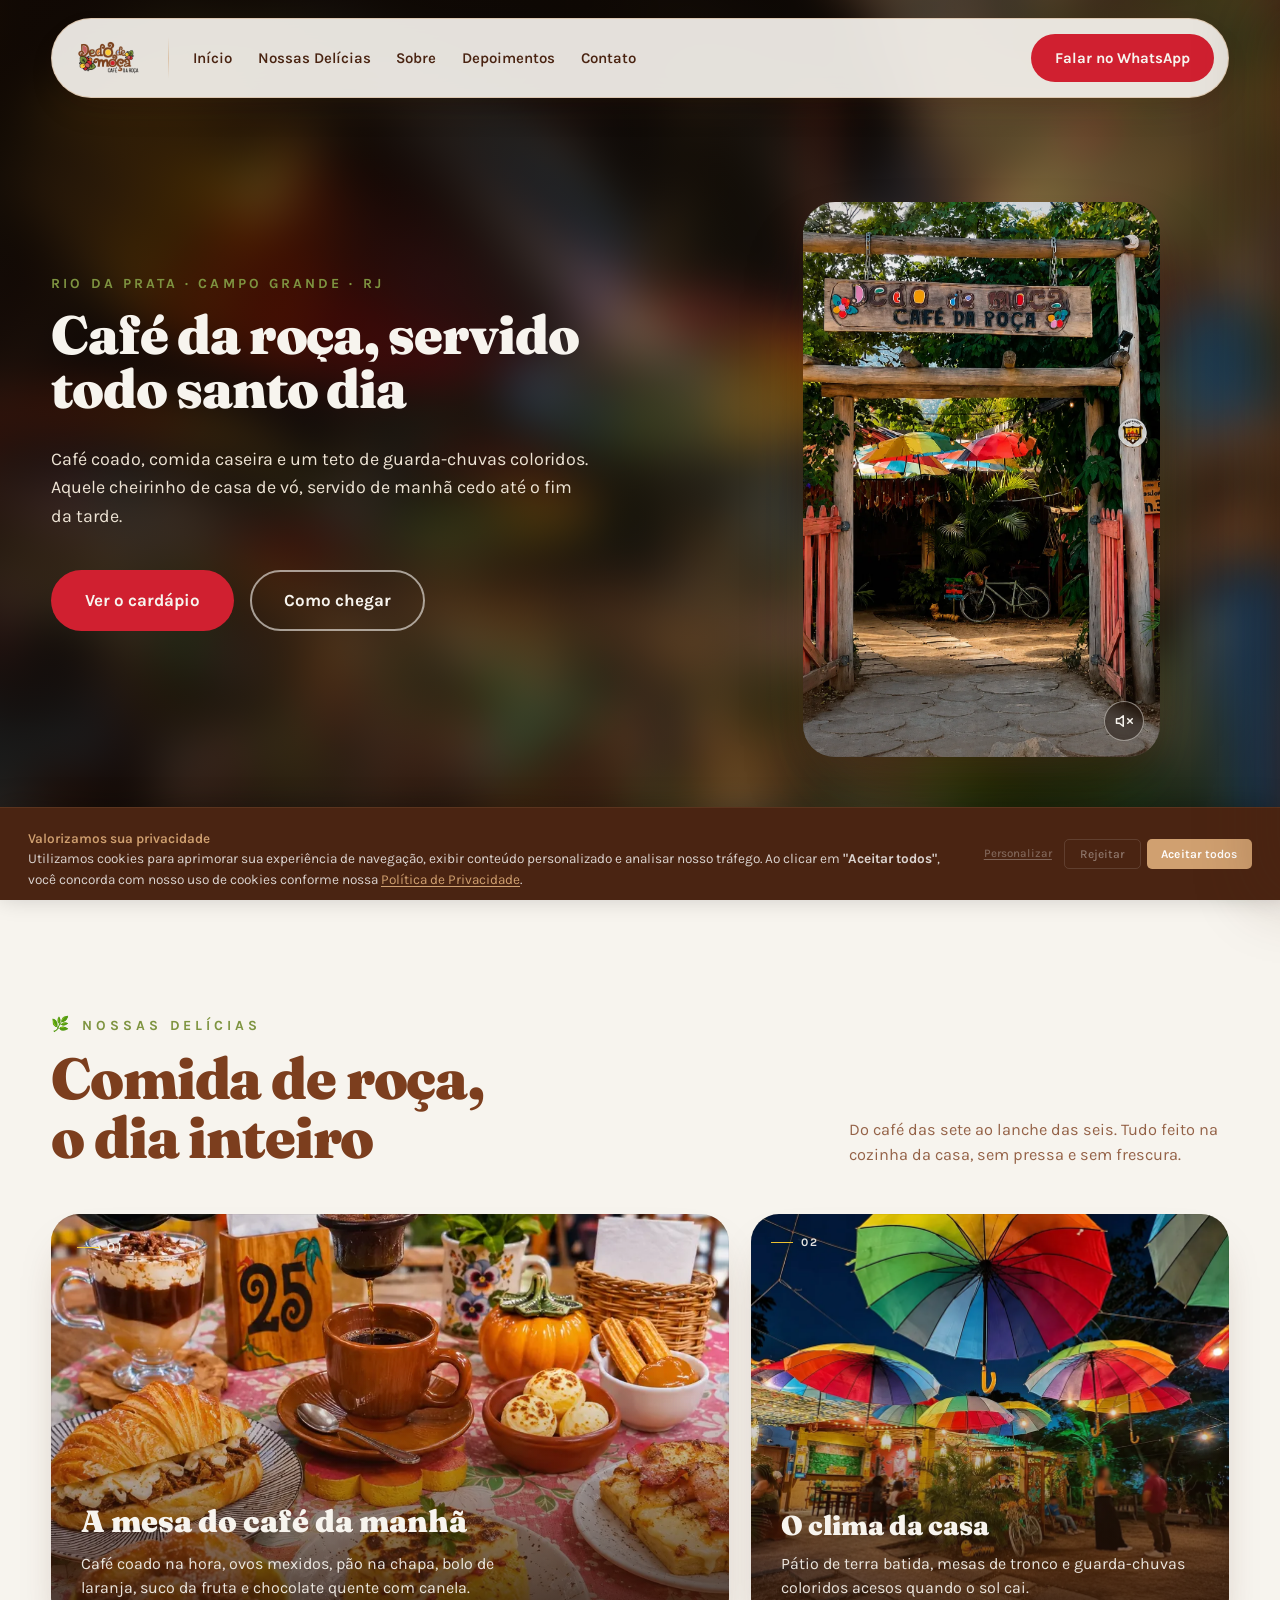
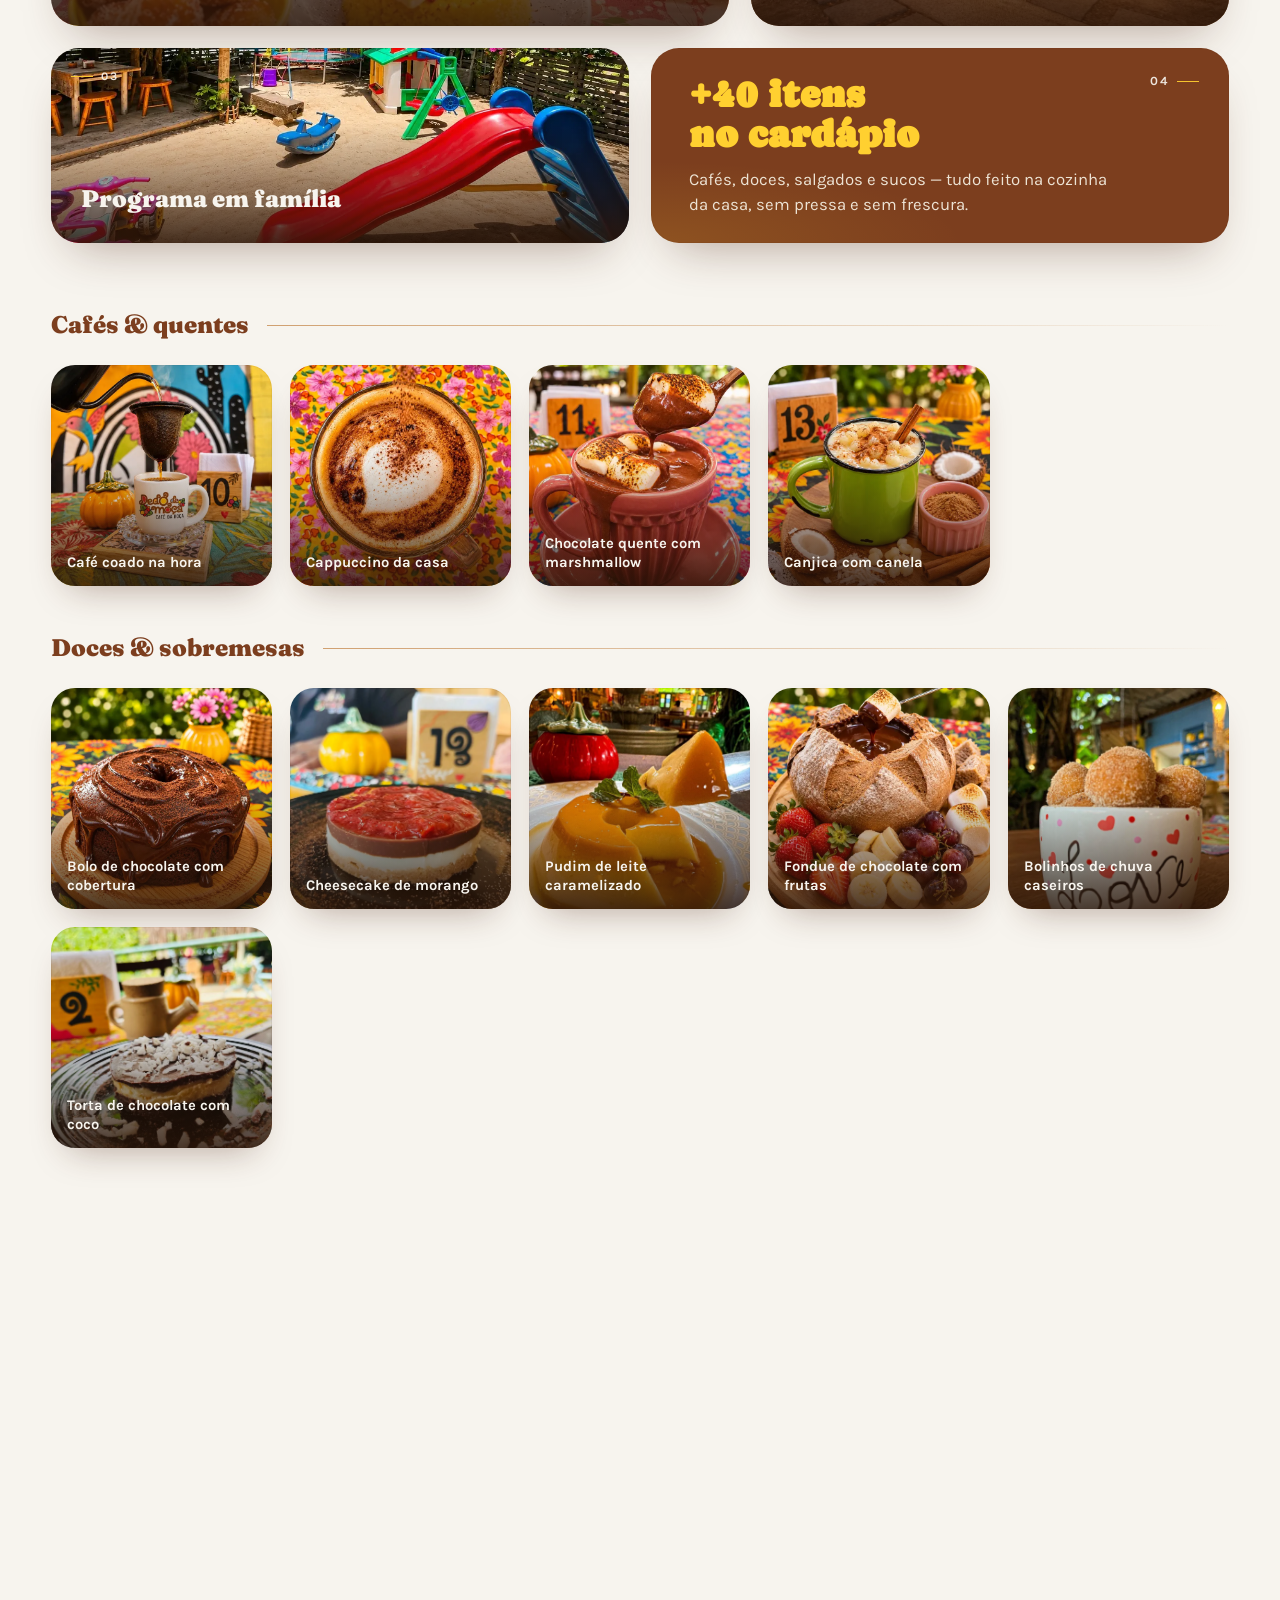
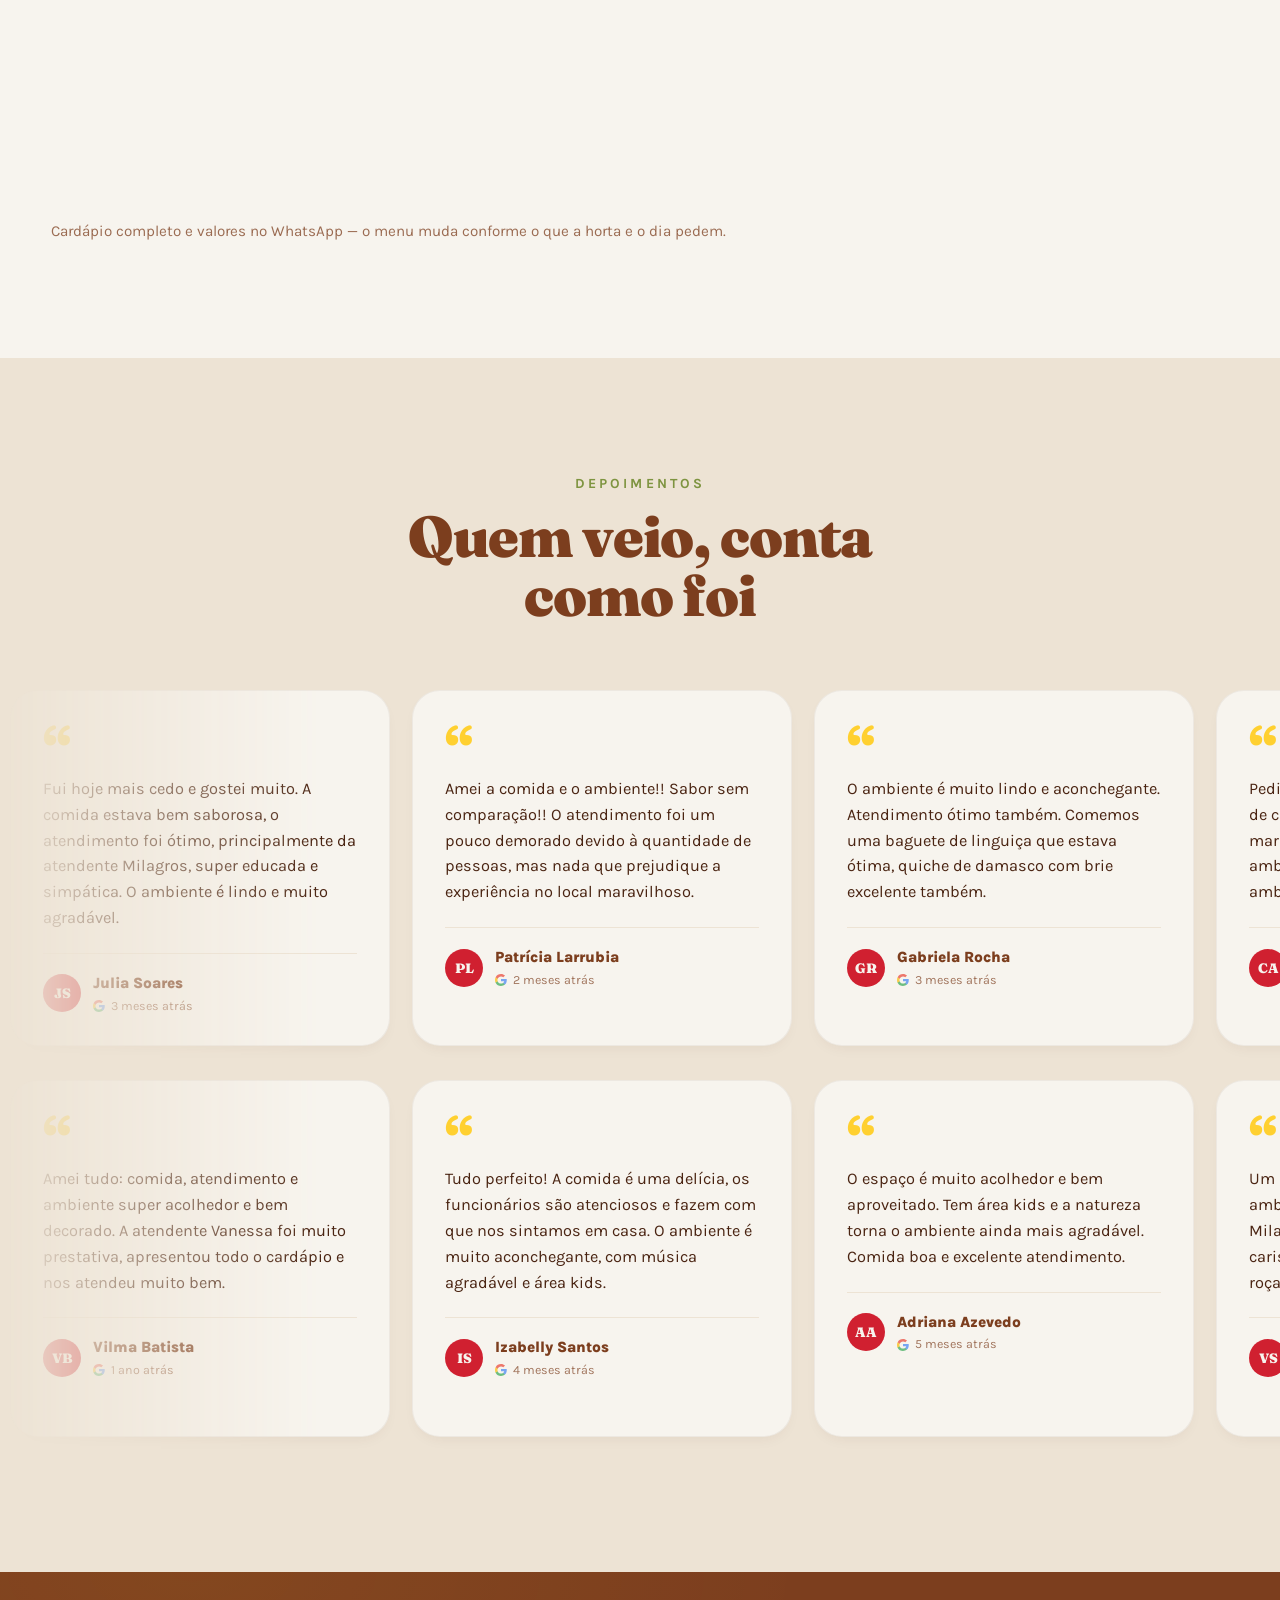
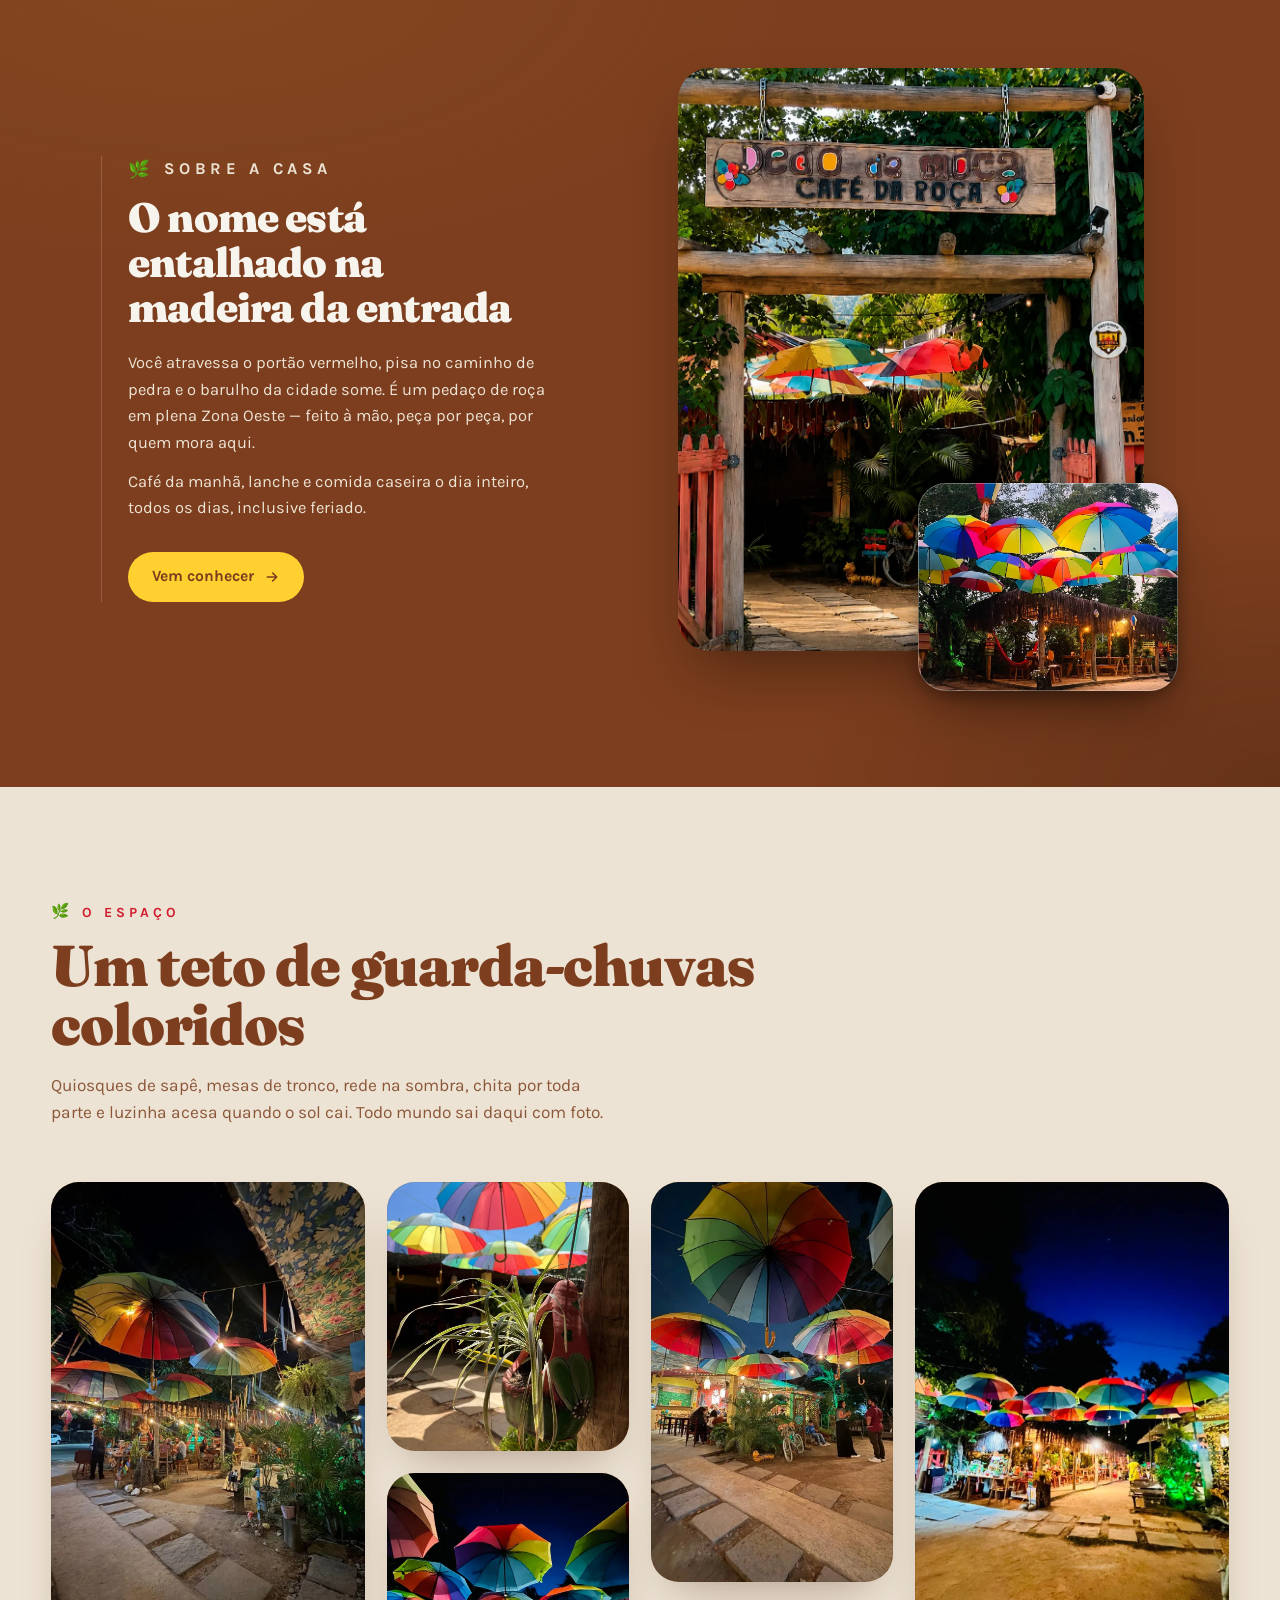
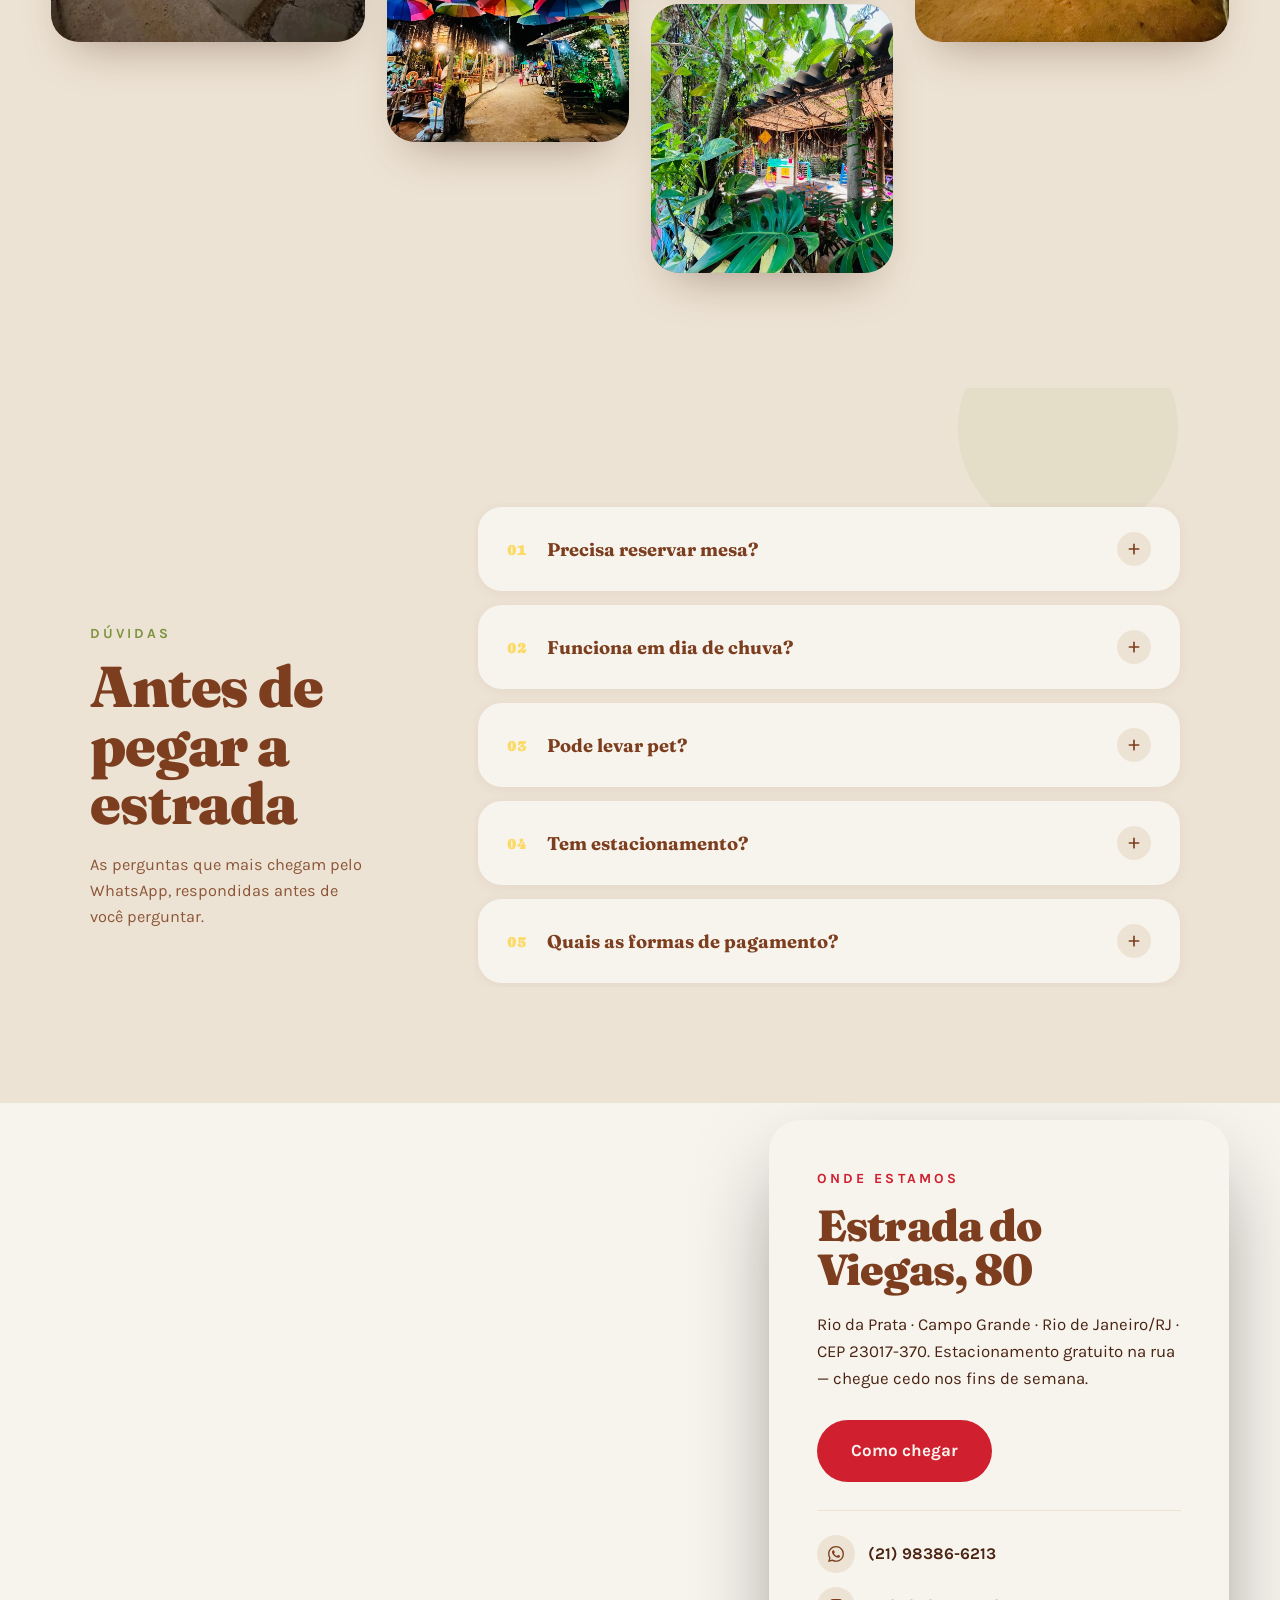
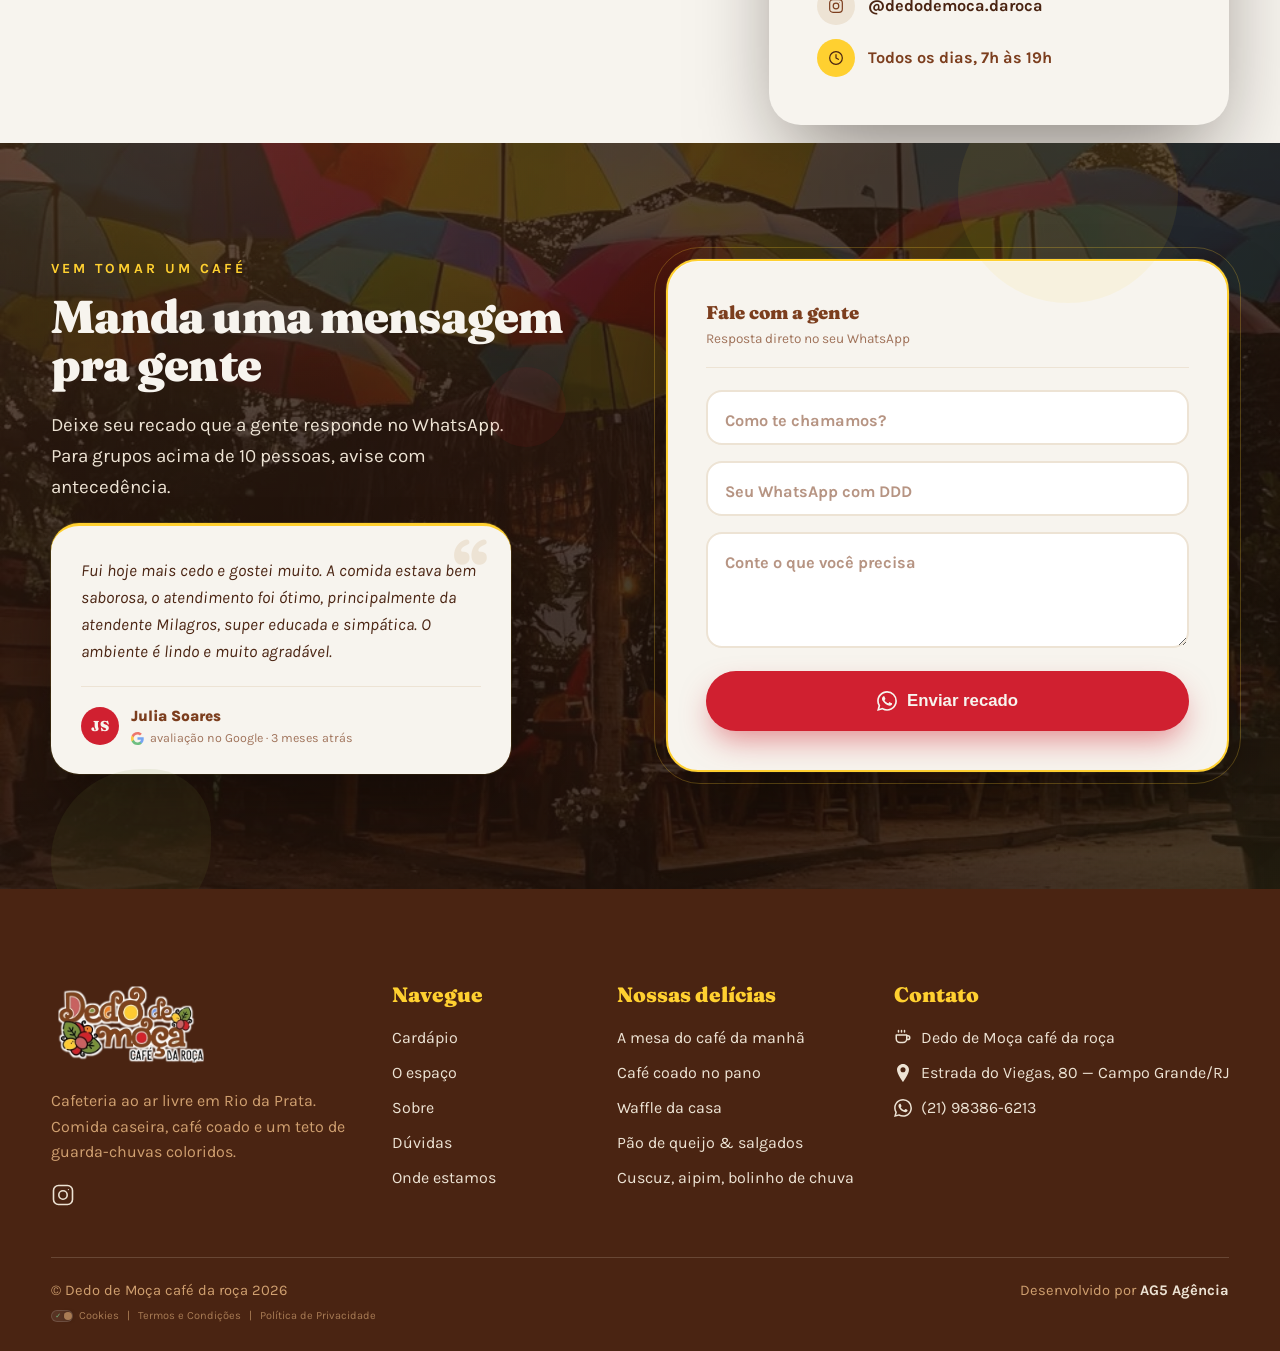
<file: index.html>
<!DOCTYPE html>
<html lang="pt-BR">
<head>
<meta charset="utf-8" />
<meta name="viewport" content="width=device-width, initial-scale=1" />
<title>Cafeteria em Campo Grande, RJ | Dedo de Moça Café da Roça</title>
<meta name="description" content="Cafeteria ao ar livre em Rio da Prata, Campo Grande/RJ. Café coado, comida caseira e um teto de guarda-chuvas coloridos. Nota 4,7 no Google. Todos os dias, 7h às 19h." />
<link rel="canonical" href="http://www.dedodemoca.ag5agencia.site/" />
<link rel="icon" href="assets/favicon-dedo-de-moca.ico" />

<!-- Geo / Local SEO -->
<meta name="geo.region" content="BR-RJ" />
<meta name="geo.placename" content="Campo Grande, Rio de Janeiro" />
<meta name="geo.position" content="-22.9155687;-43.5150784" />
<meta name="ICBM" content="-22.9155687, -43.5150784" />

<!-- Open Graph -->
<meta property="og:type" content="restaurant.menu" />
<meta property="og:title" content="Dedo de Moça Café da Roça — Cafeteria em Campo Grande, RJ" />
<meta property="og:description" content="Café coado, comida caseira e um teto de guarda-chuvas coloridos em Rio da Prata, Campo Grande/RJ. Nota 4,7 no Google. Todos os dias, 7h às 19h." />
<meta property="og:image" content="http://www.dedodemoca.ag5agencia.site/assets/dedo-de-moca-guarda-chuvas-coloridos-noite.webp" />
<meta property="og:url" content="http://www.dedodemoca.ag5agencia.site/" />
<meta property="og:locale" content="pt_BR" />
<meta property="og:site_name" content="Dedo de Moça Café da Roça" />

<!-- Twitter Card -->
<meta name="twitter:card" content="summary_large_image" />
<meta name="twitter:title" content="Dedo de Moça Café da Roça — Cafeteria em Campo Grande, RJ" />
<meta name="twitter:description" content="Café coado, comida caseira e um teto de guarda-chuvas coloridos em Rio da Prata, Campo Grande/RJ. Nota 4,7 no Google." />
<meta name="twitter:image" content="http://www.dedodemoca.ag5agencia.site/assets/dedo-de-moca-guarda-chuvas-coloridos-noite.webp" />

<link rel="preconnect" href="https://fonts.googleapis.com" />
<link rel="preconnect" href="https://fonts.gstatic.com" crossorigin />
<link rel="preload" as="image" fetchpriority="high" href="assets/dedo-de-moca-guarda-chuvas-coloridos-noite.webp" />
<link rel="stylesheet" href="style.css" />
<link rel="stylesheet" href="cookie-banner.css" />
<link rel="preload" as="style" href="https://fonts.googleapis.com/css2?family=Fraunces:opsz,wght@9..144,600;9..144,900&family=Karla:wght@400;600;700&family=Caprasimo&display=swap" onload="this.onload=null;this.rel='stylesheet'" />
<noscript><link rel="stylesheet" href="https://fonts.googleapis.com/css2?family=Fraunces:opsz,wght@9..144,600;9..144,900&family=Karla:wght@400;600;700&family=Caprasimo&display=swap" /></noscript>

<script type="application/ld+json">
{
  "@context": "https://schema.org",
  "@graph": [
    {
      "@type": "CafeOrCoffeeShop",
      "@id": "http://www.dedodemoca.ag5agencia.site/#negocio",
      "name": "Dedo de Moça café da roça",
      "alternateName": "Cafeteria Campo Grande RJ - Dedo de Moça café da roça | Café da Manhã | Comida Caseira",
      "url": "http://www.dedodemoca.ag5agencia.site/",
      "logo": "http://www.dedodemoca.ag5agencia.site/assets/logo-dedo-de-moca-desktop.webp",
      "image": [
        "http://www.dedodemoca.ag5agencia.site/assets/dedo-de-moca-guarda-chuvas-coloridos-noite.webp",
        "http://www.dedodemoca.ag5agencia.site/assets/dedo-de-moca-portal-entrada-placa-madeira.webp"
      ],
      "description": "Cafeteria ao ar livre em Rio da Prata, Campo Grande/RJ. Café coado, comida caseira e um teto de guarda-chuvas coloridos. Todos os dias, 7h às 19h.",
      "telephone": "+5521983866213",
      "priceRange": "$$",
      "foundingDate": "2022-03-05",
      "servesCuisine": "Café da roça, comida caseira brasileira",

      "address": {
        "@type": "PostalAddress",
        "streetAddress": "Estrada do Viegas, 80",
        "addressLocality": "Rio da Prata, Campo Grande, Rio de Janeiro",
        "addressRegion": "RJ",
        "postalCode": "23017-370",
        "addressCountry": "BR"
      },

      "geo": {
        "@type": "GeoCoordinates",
        "latitude": -22.9155687,
        "longitude": -43.5150784
      },

      "openingHoursSpecification": {
        "@type": "OpeningHoursSpecification",
        "dayOfWeek": ["Monday","Tuesday","Wednesday","Thursday","Friday","Saturday","Sunday"],
        "opens": "07:00",
        "closes": "19:00"
      },

      "areaServed": [
        {
          "@type": "City",
          "name": "Campo Grande",
          "containedInPlace": { "@type": "State", "name": "Rio de Janeiro" }
        },
        { "@type": "Place", "name": "Rio da Prata" },
        { "@type": "Place", "name": "Senador Vasconcelos" },
        { "@type": "Place", "name": "Santíssimo" },
        { "@type": "Place", "name": "Cosmos" },
        { "@type": "Place", "name": "Inhoaíba" },
        { "@type": "Place", "name": "Paciência" }
      ],

      "aggregateRating": {
        "@type": "AggregateRating",
        "ratingValue": "4.7",
        "reviewCount": "1773",
        "bestRating": "5",
        "worstRating": "1"
      },

      "identifier": [
        {
          "@type": "PropertyValue",
          "propertyID": "Google CID",
          "value": "801365720573789747"
        },
        {
          "@type": "PropertyValue",
          "propertyID": "Google Place ID",
          "value": "ChIJmb6HEpXhmwARM8b5heAFHws"
        }
      ],
      "hasMap": "https://maps.google.com/?cid=801365720573789747",

      "sameAs": [
        "https://maps.google.com/?cid=801365720573789747",
        "https://www.instagram.com/dedodemoca.daroca/"
      ]
    },

    {
      "@type": "WebSite",
      "@id": "http://www.dedodemoca.ag5agencia.site/#website",
      "url": "http://www.dedodemoca.ag5agencia.site/",
      "name": "Cafeteria Campo Grande RJ - Dedo de Moça café da roça | Café da Manhã | Comida Caseira",
      "publisher": { "@id": "http://www.dedodemoca.ag5agencia.site/#negocio" },
      "inLanguage": "pt-BR"
    },

    {
      "@type": "WebPage",
      "@id": "http://www.dedodemoca.ag5agencia.site/#webpage",
      "url": "http://www.dedodemoca.ag5agencia.site/",
      "name": "Cafeteria em Campo Grande, RJ | Dedo de Moça Café da Roça",
      "description": "Cafeteria ao ar livre em Rio da Prata, Campo Grande/RJ. Café coado, comida caseira e um teto de guarda-chuvas coloridos. Nota 4,7 no Google. Todos os dias, 7h às 19h.",
      "isPartOf": { "@id": "http://www.dedodemoca.ag5agencia.site/#website" },
      "about": { "@id": "http://www.dedodemoca.ag5agencia.site/#negocio" },
      "inLanguage": "pt-BR"
    },

    {
      "@type": "FAQPage",
      "@id": "http://www.dedodemoca.ag5agencia.site/#faq",
      "mainEntity": [
        {
          "@type": "Question",
          "name": "Precisa reservar mesa?",
          "acceptedAnswer": { "@type": "Answer", "text": "Não trabalhamos com reserva no dia a dia — é chegar e sentar. Para grupos acima de 10 pessoas ou aniversários, fale com a gente antes pelo WhatsApp." }
        },
        {
          "@type": "Question",
          "name": "Funciona em dia de chuva?",
          "acceptedAnswer": { "@type": "Answer", "text": "Sim. O pátio é ao ar livre, mas os quiosques de sapê e as áreas cobertas garantem lugar seco. Em chuva muito forte, confirme pelo WhatsApp." }
        },
        {
          "@type": "Question",
          "name": "Pode levar pet?",
          "acceptedAnswer": { "@type": "Answer", "text": "Nosso espaço é aberto e recebe famílias com pets — mantenha na guia e por perto. Confirme pelo WhatsApp se for um grupo grande." }
        },
        {
          "@type": "Question",
          "name": "Tem estacionamento?",
          "acceptedAnswer": { "@type": "Answer", "text": "O estacionamento é na rua, gratuito. Nos fins de semana as vagas ficam disputadas depois das 10h — vale chegar cedo." }
        },
        {
          "@type": "Question",
          "name": "Quais as formas de pagamento?",
          "acceptedAnswer": { "@type": "Answer", "text": "Aceitamos dinheiro, Pix e os principais cartões. Detalhes atualizados também no destaque \"Pagamento\" do Instagram." }
        }
      ]
    }
  ]
}
</script>
</head>
<body>

<header class="nav" id="nav">
  <div class="nav__pill">
    <a class="nav__logo" href="#inicio"><img src="assets/logo-dedo-de-moca-desktop.webp" alt="Dedo de Moça Café da Roça" id="navLogo" width="400" height="400" /></a>
    <span class="nav__divider" aria-hidden="true"></span>
    <nav class="nav__right">
      <div class="nav__links" id="navLinks">
        <a href="#inicio">Início</a>
        <a href="#cardapio">Nossas Delícias</a>
        <a href="#sobre">Sobre</a>
        <a href="#depoimentos">Depoimentos</a>
        <a href="#contato">Contato</a>
      </div>
      <a class="btn btn--primary btn--sm" href="https://wa.me/5521983866213?text=Ol%C3%A1%2C%20vim%20atrav%C3%A9s%20do%20site%20e%20gostaria%20de%20fazer%20uma%20reserva%20ou%20tirar%20uma%20d%C3%BAvida." target="_blank" rel="noopener noreferrer">Falar no WhatsApp</a>
      <button class="burger" id="burger" type="button" aria-label="Abrir menu" aria-expanded="false" aria-controls="mobileMenu"><span></span></button>
    </nav>
  </div>
</header>

<main>
<!-- HERO -->
<section class="hero" id="inicio">
  <img class="hero__bg" src="assets/dedo-de-moca-guarda-chuvas-coloridos-noite.webp" alt="" aria-hidden="true" loading="eager" fetchpriority="high" width="960" height="1280" />
  <div class="hero__scrim"></div>
  <div class="hero__inner">
    <div class="hero__text">
      <p class="kicker kicker--verde">Rio da Prata · Campo Grande · RJ</p>
      <h1 class="hero__title">
        <span class="sr-only">Cafeteria em Campo Grande, RJ — </span>
        <span class="line-wrap"><span class="line">Café da roça, servido</span></span>
        <span class="line-wrap"><span class="line">todo santo dia</span></span>
      </h1>
      <p class="hero__sub">Café coado, comida caseira e um teto de guarda-chuvas coloridos. Aquele cheirinho de casa de vó, servido de manhã cedo até o fim da tarde.</p>
      <div class="hero__cta">
        <a class="btn btn--primary" href="#cardapio">Ver o cardápio</a>
        <a class="btn btn--ghost" href="https://www.google.com/maps/dir/?api=1&amp;destination=Estrada+do+Viegas,+80+-+Rio+da+Prata,+Campo+Grande+-+RJ,+23017-370" target="_blank" rel="noopener noreferrer">Como chegar</a>
      </div>
    </div>
    <div class="hero__media-wrap">
      <div class="hero__media" id="heroMedia">
        <video id="heroVideo" src="https://assets.cdn.filesafe.space/7hzaWcGgawCV1WudlwA7/media/6a692998b7fe5a8e31395f84.mp4" poster="assets/dedo-de-moca-portal-entrada-placa-madeira.webp" autoplay muted loop playsinline preload="metadata"></video>
        <button class="hero__som" id="heroSom" type="button" aria-label="Ativar som do vídeo" aria-pressed="false">
          <svg class="hero__som-on" viewBox="0 0 24 24" width="18" height="18" fill="none" stroke="currentColor" stroke-width="2" stroke-linecap="round" stroke-linejoin="round" aria-hidden="true"><path d="M11 5 6 9H2v6h4l5 4V5z"/><path d="M15.5 8.5a5 5 0 0 1 0 7"/><path d="M18.5 5.5a9 9 0 0 1 0 13"/></svg>
          <svg class="hero__som-off" viewBox="0 0 24 24" width="18" height="18" fill="none" stroke="currentColor" stroke-width="2" stroke-linecap="round" stroke-linejoin="round" aria-hidden="true"><path d="M11 5 6 9H2v6h4l5 4V5z"/><path d="M23 9l-6 6"/><path d="M17 9l6 6"/></svg>
        </button>
      </div>
    </div>
  </div>
</section>


<!-- CARDÁPIO / BENTO -->
<section class="cardapio" id="cardapio">
  <div class="wrap">
    <div class="sec-head">
      <div>
        <p class="kicker kicker--verde"><span class="kicker__marca" aria-hidden="true">&#127807;</span>Nossas delícias</p>
        <h2 class="h2">Comida de roça,<br />o dia inteiro</h2>
      </div>
      <p class="sec-head__p">Do café das sete ao lanche das seis. Tudo feito na cozinha da casa, sem pressa e sem frescura.</p>
    </div>

    <div class="bento">
      <article class="bento__card bento__card--a" data-reveal>
        <img style="object-position:50% 50%" src="assets/dedo-de-moca-mesa-cafe-da-manha-cafe-passado.webp" alt="Mesa de café da manhã com café sendo passado na hora e pratos da casa" width="960" height="960" />
        <span class="scrim"></span>
        <span class="selo" data-selo>01</span>
        <div class="bento__body">
          <h3>A mesa do café da manhã</h3>
          <p>Café coado na hora, ovos mexidos, pão na chapa, bolo de laranja, suco da fruta e chocolate quente com canela.</p>
        </div>
      </article>

      <article class="bento__card bento__card--c" data-reveal>
        <img style="object-position:50% 50%" src="assets/dedo-de-moca-guarda-chuvas-patio-noite-2.webp" alt="Pátio do Dedo de Moça Café da Roça à noite, sob os guarda-chuvas coloridos" loading="lazy" width="960" height="960" />
        <span class="scrim"></span>
        <span class="selo selo--sm" data-selo>02</span>
        <div class="bento__body">
          <h3 class="h3--md">O clima da casa</h3>
          <p>Pátio de terra batida, mesas de tronco e guarda-chuvas coloridos acesos quando o sol cai.</p>
        </div>
      </article>

      <article class="bento__card bento__card--b" data-reveal>
        <img style="object-position:50% 82%" src="assets/dedo-de-moca-parquinho-escorrega-quintal.webp" alt="Parquinho com escorregador no quintal do Dedo de Moça Café da Roça" loading="lazy" width="960" height="960" />
        <span class="scrim"></span>
        <span class="selo selo--sm" data-selo>03</span>
        <div class="bento__body"><h3 class="h3--sm">Programa em família</h3></div>
      </article>

      <article class="bento__card bento__card--e" data-reveal>
        <span class="selo selo--right" data-selo>04</span>
        <h3 class="display">+40 itens<br />no cardápio</h3>
        <p>Cafés, doces, salgados e sucos — tudo feito na cozinha da casa, sem pressa e sem frescura.</p>
      </article>
    </div>

    <!-- CARDÁPIO COMPLETO -->
    <div class="menu">
      <div class="menu__cat" data-reveal>
        <h3 class="menu__cat-tit"><span>Cafés &amp; quentes</span></h3>
        <div class="menu__itens">
          <figure class="menu__item">
            <img src="assets/dedo-de-moca-cafe-coado-caneca-logo.webp" alt="Café coado na hora na caneca do Dedo de Moça" loading="lazy" width="700" height="700" />
            <figcaption>Café coado na hora</figcaption>
          </figure>
          <figure class="menu__item">
            <img src="assets/dedo-de-moca-cappuccino-coracao-toalha-chita.webp" alt="Cappuccino da casa com latte art de coração" loading="lazy" width="700" height="700" />
            <figcaption>Cappuccino da casa</figcaption>
          </figure>
          <figure class="menu__item">
            <img src="assets/dedo-de-moca-chocolate-quente-marshmallow-colher.webp" alt="Chocolate quente com marshmallow" loading="lazy" width="640" height="700" />
            <figcaption>Chocolate quente com marshmallow</figcaption>
          </figure>
          <figure class="menu__item">
            <img src="assets/dedo-de-moca-canjica-canela-coco.webp" alt="Canjica com canela e coco" loading="lazy" width="640" height="700" />
            <figcaption>Canjica com canela</figcaption>
          </figure>
        </div>
      </div>

      <div class="menu__cat" data-reveal>
        <h3 class="menu__cat-tit"><span>Doces &amp; sobremesas</span></h3>
        <div class="menu__itens">
          <figure class="menu__item">
            <img src="assets/dedo-de-moca-bolo-chocolate-calda-2.webp" alt="Bolo de chocolate com cobertura" loading="lazy" width="700" height="700" />
            <figcaption>Bolo de chocolate com cobertura</figcaption>
          </figure>
          <figure class="menu__item">
            <img src="assets/dedo-de-moca-cheesecake-morango-camadas.webp" alt="Cheesecake de morango" loading="lazy" width="960" height="1280" />
            <figcaption>Cheesecake de morango</figcaption>
          </figure>
          <figure class="menu__item">
            <img style="object-position:50% 68%" src="assets/dedo-de-moca-pudim-caramelo-fonte-noite.webp" alt="Pudim de leite caramelizado" loading="lazy" width="960" height="1280" />
            <figcaption>Pudim de leite caramelizado</figcaption>
          </figure>
          <figure class="menu__item">
            <img src="assets/dedo-de-moca-fondue-chocolate-pao-frutas-2.webp" alt="Fondue de chocolate no pão com frutas" loading="lazy" width="640" height="700" />
            <figcaption>Fondue de chocolate com frutas</figcaption>
          </figure>
          <figure class="menu__item">
            <img style="object-position:50% 35%" src="assets/dedo-de-moca-bolinho-chuva-pote-love.webp" alt="Bolinhos de chuva caseiros" loading="lazy" width="960" height="1280" />
            <figcaption>Bolinhos de chuva caseiros</figcaption>
          </figure>
          <figure class="menu__item">
            <img src="assets/dedo-de-moca-torta-chocolate-coco-ralado.webp" alt="Torta de chocolate com coco" loading="lazy" width="960" height="1280" />
            <figcaption>Torta de chocolate com coco</figcaption>
          </figure>
        </div>
      </div>

      <div class="menu__cat" data-reveal>
        <h3 class="menu__cat-tit"><span>Salgados</span></h3>
        <div class="menu__itens">
          <figure class="menu__item">
            <img style="object-position:50% 30%" src="assets/dedo-de-moca-pao-queijo-bacon-crocante-extra.webp" alt="Pão com queijo e bacon" loading="lazy" width="960" height="1280" />
            <figcaption>Pão na chapa com queijo e bacon</figcaption>
          </figure>
          <figure class="menu__item">
            <img src="assets/dedo-de-moca-pizza-baguete-queijo-tomate.webp" alt="Baguete gratinada com tomate" loading="lazy" width="960" height="1280" />
            <figcaption>Baguete gratinada com tomate</figcaption>
          </figure>
          <figure class="menu__item">
            <img src="assets/dedo-de-moca-cuscuz-queijo-derretido-mural.webp" alt="Cuscuz com queijo derretido" loading="lazy" width="960" height="1280" />
            <figcaption>Cuscuz com queijo derretido</figcaption>
          </figure>
        </div>
      </div>

      <div class="menu__cat" data-reveal>
        <h3 class="menu__cat-tit"><span>Sucos &amp; gelados</span></h3>
        <div class="menu__itens">
          <figure class="menu__item">
            <img src="assets/dedo-de-moca-limonada-suco-verde.webp" alt="Limonada suíça" loading="lazy" width="960" height="1280" />
            <figcaption>Limonada suíça</figcaption>
          </figure>
          <figure class="menu__item">
            <img src="assets/dedo-de-moca-suco-acai-uva-limao.webp" alt="Suco de uva com limão" loading="lazy" width="960" height="1280" />
            <figcaption>Suco de uva com limão</figcaption>
          </figure>
          <figure class="menu__item">
            <img src="assets/dedo-de-moca-milkshake-cafe-taca.webp" alt="Milkshake de café" loading="lazy" width="960" height="1280" />
            <figcaption>Milkshake de café</figcaption>
          </figure>
          <figure class="menu__item">
            <img style="object-position:50% 40%" src="assets/dedo-de-moca-acai-morango-banana-granola.webp" alt="Açaí com frutas e granola" loading="lazy" width="960" height="1280" />
            <figcaption>Açaí com frutas e granola</figcaption>
          </figure>
        </div>
      </div>
    </div>

    <p class="nota">Cardápio completo e valores no WhatsApp — o menu muda conforme o que a horta e o dia pedem.</p>
  </div>
</section>

<!-- DEPOIMENTOS -->
<section class="depo" id="depoimentos">
  <div class="depo__head" data-reveal>
    <p class="kicker kicker--verde">Depoimentos</p>
    <h2 class="h2">Quem veio, conta como foi</h2>
  </div>
  <div class="depo__row depo__row--1" id="depoRow1"></div>
  <div class="depo__row depo__row--2" id="depoRow2"></div>
</section>

<!-- SOBRE -->
<section class="sobre" id="sobre">
  <div class="sobre__grid">
    <div class="sobre__texto" data-reveal>
      <p class="kicker kicker--verde"><span class="kicker__marca" aria-hidden="true">&#127807;</span>Sobre a casa</p>
      <h2>O nome está entalhado na madeira da entrada</h2>
      <div class="sobre__media sobre__media--mobile" data-reveal>
        <div class="sobre__moldura">
          <img class="sobre__foto" src="assets/dedo-de-moca-portal-entrada-placa-madeira.webp" alt="Portal de entrada do Dedo de Moça Café da Roça, com placa entalhada na madeira" loading="lazy" width="965" height="1630" />
        </div>
        <div class="sobre__moldura sobre__moldura--2">
          <img class="sobre__foto" src="assets/dedo-de-moca-quiosque-sape-guarda-chuvas-noite.webp" alt="Quiosque coberto de sapê do Dedo de Moça Café da Roça, iluminado ao entardecer" loading="lazy" width="960" height="1280" />
        </div>
      </div>
      <p>Você atravessa o portão vermelho, pisa no caminho de pedra e o barulho da cidade some. É um pedaço de roça em plena Zona Oeste — feito à mão, peça por peça, por quem mora aqui.</p>
      <p>Café da manhã, lanche e comida caseira o dia inteiro, todos os dias, inclusive feriado.</p>
      <div class="sobre__acoes">
        <a class="sobre__link" href="https://wa.me/5521983866213?text=Ol%C3%A1%2C%20vim%20atrav%C3%A9s%20do%20site%20e%20gostaria%20de%20conhecer%20mais%20sobre%20a%20casa." target="_blank" rel="noopener noreferrer">
          Vem conhecer
          <svg viewBox="0 0 24 24" width="16" height="16" fill="none" stroke="currentColor" stroke-width="2.4" stroke-linecap="round" stroke-linejoin="round" aria-hidden="true"><path d="M5 12h14M13 6l6 6-6 6"/></svg>
        </a>
      </div>
    </div>
    <div class="sobre__media sobre__media--desktop" data-reveal>
      <div class="sobre__moldura">
        <img class="sobre__foto" id="sobreFoto" src="assets/dedo-de-moca-portal-entrada-placa-madeira.webp" alt="Portal de entrada do Dedo de Moça Café da Roça, com placa entalhada na madeira" loading="lazy" width="965" height="1630" />
      </div>
      <div class="sobre__moldura sobre__moldura--2">
        <img class="sobre__foto" src="assets/dedo-de-moca-quiosque-sape-guarda-chuvas-noite.webp" alt="Quiosque coberto de sapê do Dedo de Moça Café da Roça, iluminado ao entardecer" loading="lazy" width="960" height="1280" />
      </div>
    </div>
  </div>
</section>

<!-- ESPAÇO -->
<section class="espaco" id="espaco">
  <div class="wrap">
    <div class="espaco__head">
      <p class="kicker kicker--vermelho"><span class="kicker__marca" aria-hidden="true">&#127807;</span>O espaço</p>
      <h2 class="h2">Um teto de guarda-chuvas coloridos</h2>
      <p>Quiosques de sapê, mesas de tronco, rede na sombra, chita por toda parte e luzinha acesa quando o sol cai. Todo mundo sai daqui com foto.</p>
    </div>
    <div class="espaco__grid">
      <figure class="espaco__fig espaco__fig--tall" data-reveal>
        <img src="assets/dedo-de-moca-guarda-chuvas-coloridos-noite.webp" alt="Pátio à noite sob guarda-chuvas coloridos" loading="lazy" width="960" height="1280" />
      </figure>
      <div class="espaco__col">
        <figure class="espaco__fig espaco__fig--short" data-reveal>
          <img src="assets/dedo-de-moca-guarda-chuvas-planta-vaso-artesanal.webp" alt="Detalhe de vaso artesanal com o pátio de guarda-chuvas coloridos ao fundo" loading="lazy" width="960" height="1280" />
        </figure>
        <figure class="espaco__fig espaco__fig--short" data-reveal>
          <img src="assets/dedo-de-moca-guarda-chuvas-noite-dup-extra.webp" alt="Caminho sob os guarda-chuvas coloridos do Dedo de Moça Café da Roça à noite" loading="lazy" width="960" height="1280" />
        </figure>
      </div>
      <div class="espaco__col">
        <figure class="espaco__fig espaco__fig--mid" data-reveal>
          <img src="assets/dedo-de-moca-guarda-chuvas-noite-clientes-bicicleta.webp" alt="Clientes no pátio do Dedo de Moça Café da Roça, sob os guarda-chuvas coloridos à noite" loading="lazy" width="960" height="1280" />
        </figure>
        <figure class="espaco__fig espaco__fig--short" data-reveal>
          <img src="assets/dedo-de-moca-espaco-kids-arvores-cobertura.webp" alt="Área coberta de sapê vista entre a vegetação do Dedo de Moça Café da Roça" loading="lazy" width="960" height="1280" />
        </figure>
      </div>
      <figure class="espaco__fig espaco__fig--tall" data-reveal>
        <img src="assets/dedo-de-moca-guarda-chuvas-coloridos-noite-caminho.webp" alt="Caminho de entrada do Dedo de Moça Café da Roça ao entardecer, sob os guarda-chuvas coloridos" loading="lazy" width="960" height="1280" />
      </figure>
    </div>
  </div>
</section>


<!-- FAQ -->
<section class="faq" id="faq">
  <span class="faq__confete faq__confete--1"></span>
  <div class="faq__inner">
    <div class="faq__head" data-reveal>
      <p class="kicker kicker--verde">Dúvidas</p>
      <h2 class="h2">Antes de pegar a estrada</h2>
      <p class="faq__head-p">As perguntas que mais chegam pelo WhatsApp, respondidas antes de você perguntar.</p>
    </div>
    <div class="faq__list" id="faqList" data-reveal></div>
  </div>
</section>

<!-- LOCALIZAÇÃO -->
<section class="local" id="localizacao">
  <div class="local__mapa-full">
    <iframe title="Mapa Dedo de Moça Café da Roça" src="https://www.google.com/maps?q=Estrada+do+Viegas,+80+-+Rio+da+Prata,+Campo+Grande+-+RJ,+23017-370&amp;output=embed" loading="lazy"></iframe>
  </div>
  <div class="local__card" data-reveal>
    <p class="kicker kicker--vermelho">Onde estamos</p>
    <h2 class="h2 local__tit">Estrada do Viegas, 80</h2>
    <p class="local__p">Rio da Prata · Campo Grande · Rio de Janeiro/RJ · CEP 23017-370. Estacionamento gratuito na rua — chegue cedo nos fins de semana.</p>
    <a class="btn btn--primary local__cta" href="https://www.google.com/maps/dir/?api=1&amp;destination=Estrada+do+Viegas,+80+-+Rio+da+Prata,+Campo+Grande+-+RJ,+23017-370" target="_blank" rel="noopener noreferrer">Como chegar</a>
    <div class="local__contatos">
      <a href="https://wa.me/5521983866213?text=Ol%C3%A1%2C%20vim%20atrav%C3%A9s%20do%20site%20e%20gostaria%20de%20saber%20como%20chegar%20at%C3%A9%20a%20cafeteria." target="_blank" rel="noopener noreferrer">
        <span class="local__icone">
          <svg viewBox="0 0 24 24" width="16" height="16" fill="currentColor" aria-hidden="true"><path d="M17.472 14.382c-.297-.149-1.758-.867-2.03-.967-.273-.099-.471-.148-.67.15-.197.297-.767.966-.94 1.164-.173.199-.347.223-.644.075-.297-.15-1.255-.463-2.39-1.475-.883-.788-1.48-1.761-1.653-2.059-.173-.297-.018-.458.13-.606.134-.133.298-.347.446-.52.149-.174.198-.298.298-.497.099-.198.05-.371-.025-.52-.075-.149-.669-1.612-.916-2.207-.242-.579-.487-.5-.669-.51-.173-.008-.371-.01-.57-.01-.198 0-.52.074-.792.372-.272.297-1.04 1.016-1.04 2.479 0 1.462 1.065 2.875 1.213 3.074.149.198 2.096 3.2 5.077 4.487.709.306 1.262.489 1.694.625.712.227 1.36.195 1.871.118.571-.085 1.758-.719 2.006-1.413.248-.694.248-1.289.173-1.413-.074-.124-.272-.198-.57-.347m-5.421 7.403h-.004a9.87 9.87 0 01-5.031-1.378l-.361-.214-3.741.982.998-3.648-.235-.374a9.86 9.86 0 01-1.51-5.26c.001-5.45 4.436-9.884 9.888-9.884 2.64 0 5.122 1.03 6.988 2.898a9.825 9.825 0 012.893 6.994c-.003 5.45-4.437 9.884-9.885 9.884m8.413-18.297A11.815 11.815 0 0012.05 0C5.495 0 .16 5.335.157 11.892c0 2.096.547 4.142 1.588 5.945L.057 24l6.305-1.654a11.882 11.882 0 005.683 1.448h.005c6.554 0 11.89-5.335 11.893-11.893a11.821 11.821 0 00-3.48-8.413z"/></svg>
        </span>
        (21) 98386-6213
      </a>
      <a href="https://www.instagram.com/dedodemoca.daroca/" target="_blank" rel="noopener noreferrer">
        <span class="local__icone">
          <svg viewBox="0 0 24 24" width="16" height="16" fill="none" stroke="currentColor" stroke-width="1.8" stroke-linecap="round" stroke-linejoin="round" aria-hidden="true">
            <rect x="2.5" y="2.5" width="19" height="19" rx="5"/>
            <circle cx="12" cy="12" r="4.2"/>
            <circle cx="17.4" cy="6.6" r="0.6" fill="currentColor" stroke="none"/>
          </svg>
        </span>
        @dedodemoca.daroca
      </a>
      <span class="local__horario">
        <span class="local__icone local__icone--fixo">
          <svg viewBox="0 0 24 24" width="16" height="16" fill="none" stroke="currentColor" stroke-width="1.8" stroke-linecap="round" stroke-linejoin="round" aria-hidden="true"><circle cx="12" cy="12" r="9.5"/><path d="M12 7v5l3.5 2"/></svg>
        </span>
        Todos os dias, 7h às 19h
      </span>
    </div>
  </div>
</section>

<!-- CTA + FORM -->
<section class="cta" id="contato">
  <img class="cta__bg" src="assets/dedo-de-moca-quiosque-sape-guarda-chuvas-noite.webp" alt="" aria-hidden="true" loading="lazy" width="960" height="1280" />
  <span class="cta__confete cta__confete--1"></span>
  <span class="cta__confete cta__confete--2"></span>
  <span class="cta__confete cta__confete--3"></span>
  <div class="cta__grid">
    <div class="cta__intro" data-reveal>
      <p class="kicker kicker--amarelo">Vem tomar um café</p>
      <h2 class="cta__h2">Manda uma mensagem pra gente</h2>
      <p class="cta__p">Deixe seu recado que a gente responde no WhatsApp. Para grupos acima de 10 pessoas, avise com antecedência.</p>
      <blockquote class="cta__depo">
        <p class="cta__depo-aspas">&ldquo;</p>
        <p class="cta__depo-txt">Fui hoje mais cedo e gostei muito. A comida estava bem saborosa, o atendimento foi ótimo, principalmente da atendente Milagros, super educada e simpática. O ambiente é lindo e muito agradável.</p>
        <footer class="cta__depo-rodape">
          <span class="cta__depo-avatar">JS</span>
          <div class="cta__depo-info">
            <cite class="cta__depo-nome">Julia Soares</cite>
            <span class="cta__depo-meta">
              <svg viewBox="0 0 24 24" width="13" height="13" aria-hidden="true"><path fill="#4285F4" d="M23.52 12.27c0-.85-.08-1.67-.22-2.45H12v4.63h6.48a5.54 5.54 0 01-2.4 3.63v3h3.89c2.28-2.1 3.55-5.2 3.55-8.81z"/><path fill="#34A853" d="M12 24c3.24 0 5.95-1.07 7.94-2.92l-3.89-3c-1.08.73-2.46 1.16-4.05 1.16-3.11 0-5.75-2.1-6.69-4.92H1.3v3.09A12 12 0 0012 24z"/><path fill="#FBBC05" d="M5.31 14.32a7.2 7.2 0 010-4.64V6.59H1.3a12 12 0 000 10.82z"/><path fill="#EA4335" d="M12 4.75c1.76 0 3.34.6 4.59 1.8l3.44-3.44C17.94 1.19 15.24 0 12 0A12 12 0 001.3 6.59l4.01 3.09C6.25 6.86 8.89 4.75 12 4.75z"/></svg>
              avaliação no Google · 3 meses atrás
            </span>
          </div>
        </footer>
      </blockquote>
    </div>

    <form class="form" id="form" novalidate data-reveal>
      <div class="form__topo">
        <div>
          <p class="form__topo-tit">Fale com a gente</p>
          <p class="form__topo-sub">Resposta direto no seu WhatsApp</p>
        </div>
      </div>

      <div class="form__campo">
        <input type="text" name="nome" id="nome" placeholder=" " autocomplete="off" />
        <label for="nome">Como te chamamos?</label>
      </div>
      <span class="erro" id="erroNome"></span>
      <div class="form__campo">
        <input type="tel" name="telefone" id="telefone" placeholder=" " inputmode="numeric" autocomplete="off" />
        <label for="telefone">Seu WhatsApp com DDD</label>
      </div>
      <span class="erro" id="erroTelefone"></span>
      <div class="form__campo">
        <textarea name="mensagem" id="mensagem" rows="4" placeholder=" "></textarea>
        <label for="mensagem">Conte o que você precisa</label>
      </div>
      <span class="erro" id="erroMensagem"></span>
      <button class="btn btn--primary form__btn" type="submit">
        <svg viewBox="0 0 24 24" width="20" height="20" fill="currentColor" aria-hidden="true"><path d="M17.472 14.382c-.297-.149-1.758-.867-2.03-.967-.273-.099-.471-.148-.67.15-.197.297-.767.966-.94 1.164-.173.199-.347.223-.644.075-.297-.15-1.255-.463-2.39-1.475-.883-.788-1.48-1.761-1.653-2.059-.173-.297-.018-.458.13-.606.134-.133.298-.347.446-.52.149-.174.198-.298.298-.497.099-.198.05-.371-.025-.52-.075-.149-.669-1.612-.916-2.207-.242-.579-.487-.5-.669-.51-.173-.008-.371-.01-.57-.01-.198 0-.52.074-.792.372-.272.297-1.04 1.016-1.04 2.479 0 1.462 1.065 2.875 1.213 3.074.149.198 2.096 3.2 5.077 4.487.709.306 1.262.489 1.694.625.712.227 1.36.195 1.871.118.571-.085 1.758-.719 2.006-1.413.248-.694.248-1.289.173-1.413-.074-.124-.272-.198-.57-.347m-5.421 7.403h-.004a9.87 9.87 0 01-5.031-1.378l-.361-.214-3.741.982.998-3.648-.235-.374a9.86 9.86 0 01-1.51-5.26c.001-5.45 4.436-9.884 9.888-9.884 2.64 0 5.122 1.03 6.988 2.898a9.825 9.825 0 012.893 6.994c-.003 5.45-4.437 9.884-9.885 9.884m8.413-18.297A11.815 11.815 0 0012.05 0C5.495 0 .16 5.335.157 11.892c0 2.096.547 4.142 1.588 5.945L.057 24l6.305-1.654a11.882 11.882 0 005.683 1.448h.005c6.554 0 11.89-5.335 11.893-11.893a11.821 11.821 0 00-3.48-8.413z"/></svg>
        Enviar recado
      </button>
      <p class="sucesso" id="sucesso">Recebemos! Respondemos pelo WhatsApp em breve. ☕</p>
    </form>
  </div>
</section>
</main>

<footer class="rodape">
  <div class="rodape__grid">
    <div class="rodape__marca">
      <img class="rodape__logo" src="assets/logo-dedo-de-moca-desktop-crop-outline.webp" alt="Dedo de Moça Café da Roça" width="381" height="218" />
      <p class="rodape__sobre">Cafeteria ao ar livre em Rio da Prata. Comida caseira, café coado e um teto de guarda-chuvas coloridos.</p>
      <div class="rodape__social">
        <a href="https://www.instagram.com/dedodemoca.daroca/" target="_blank" rel="noopener noreferrer" aria-label="Instagram">
          <svg viewBox="0 0 24 24" width="24" height="24" fill="none" stroke="currentColor" stroke-width="1.6" stroke-linecap="round" stroke-linejoin="round" aria-hidden="true">
            <rect x="2.5" y="2.5" width="19" height="19" rx="5"/>
            <circle cx="12" cy="12" r="4.2"/>
            <circle cx="17.4" cy="6.6" r="0.6" fill="currentColor" stroke="none"/>
          </svg>
        </a>
      </div>
    </div>
    <div>
      <p class="rodape__tit">Navegue</p>
      <div class="rodape__links">
        <a href="#cardapio">Cardápio</a>
        <a href="#espaco">O espaço</a>
        <a href="#sobre">Sobre</a>
        <a href="#faq">Dúvidas</a>
        <a href="#localizacao">Onde estamos</a>
      </div>
    </div>
    <div>
      <p class="rodape__tit">Nossas delícias</p>
      <div class="rodape__links rodape__links--delicias">
        <a href="#cardapio">A mesa do café da manhã</a>
        <a href="#cardapio">Café coado no pano</a>
        <a href="#cardapio">Waffle da casa</a>
        <a href="#cardapio">Pão de queijo &amp; salgados</a>
        <a href="#cardapio">Cuscuz, aipim, bolinho de chuva</a>
      </div>
    </div>
    <div>
      <p class="rodape__tit">Contato</p>
      <div class="rodape__links rodape__links--contato">
        <!-- TODO: substituir "#" pela URL direta do perfil no Google Business -->
        <a href="#">
          <svg viewBox="0 0 24 24" width="18" height="18" fill="none" stroke="currentColor" stroke-width="2" stroke-linecap="round" stroke-linejoin="round" aria-hidden="true"><path d="M3 8h14v5a5 5 0 0 1-5 5H8a5 5 0 0 1-5-5V8z"/><path d="M17 9h1.5a2.5 2.5 0 0 1 0 5H17"/><path d="M6 2v2M10 2v2M14 2v2"/></svg>
          <span>Dedo de Moça café da roça</span>
        </a>
        <a href="https://www.google.com/maps/dir/?api=1&amp;destination=Estrada+do+Viegas,+80+-+Rio+da+Prata,+Campo+Grande+-+RJ,+23017-370" target="_blank" rel="noopener noreferrer">
          <svg viewBox="0 0 24 24" width="18" height="18" fill="currentColor" aria-hidden="true"><path d="M12 0C7.802 0 4 3.403 4 7.602 4 13.5 12 24 12 24s8-10.5 8-16.398C20 3.403 16.199 0 12 0zm0 11a3.4 3.4 0 110-6.8A3.4 3.4 0 0112 11z"/></svg>
          <span>Estrada do Viegas, 80 — Campo Grande/RJ</span>
        </a>
        <a href="https://wa.me/5521983866213?text=Ol%C3%A1%2C%20vim%20atrav%C3%A9s%20do%20site%20e%20gostaria%20de%20tirar%20uma%20d%C3%BAvida%20sobre%20o%20card%C3%A1pio%20ou%20o%20funcionamento." target="_blank" rel="noopener noreferrer">
          <svg viewBox="0 0 24 24" width="18" height="18" fill="currentColor" aria-hidden="true"><path d="M17.472 14.382c-.297-.149-1.758-.867-2.03-.967-.273-.099-.471-.148-.67.15-.197.297-.767.966-.94 1.164-.173.199-.347.223-.644.075-.297-.15-1.255-.463-2.39-1.475-.883-.788-1.48-1.761-1.653-2.059-.173-.297-.018-.458.13-.606.134-.133.298-.347.446-.52.149-.174.198-.298.298-.497.099-.198.05-.371-.025-.52-.075-.149-.669-1.612-.916-2.207-.242-.579-.487-.5-.669-.51-.173-.008-.371-.01-.57-.01-.198 0-.52.074-.792.372-.272.297-1.04 1.016-1.04 2.479 0 1.462 1.065 2.875 1.213 3.074.149.198 2.096 3.2 5.077 4.487.709.306 1.262.489 1.694.625.712.227 1.36.195 1.871.118.571-.085 1.758-.719 2.006-1.413.248-.694.248-1.289.173-1.413-.074-.124-.272-.198-.57-.347m-5.421 7.403h-.004a9.87 9.87 0 01-5.031-1.378l-.361-.214-3.741.982.998-3.648-.235-.374a9.86 9.86 0 01-1.51-5.26c.001-5.45 4.436-9.884 9.888-9.884 2.64 0 5.122 1.03 6.988 2.898a9.825 9.825 0 012.893 6.994c-.003 5.45-4.437 9.884-9.885 9.884m8.413-18.297A11.815 11.815 0 0012.05 0C5.495 0 .16 5.335.157 11.892c0 2.096.547 4.142 1.588 5.945L.057 24l6.305-1.654a11.882 11.882 0 005.683 1.448h.005c6.554 0 11.89-5.335 11.893-11.893a11.821 11.821 0 00-3.48-8.413z"/></svg>
          <span>(21) 98386-6213</span>
        </a>
      </div>
    </div>
  </div>
  <div class="creditos">
    <span>
      © Dedo de Moça café da roça 2026
      <div class="footer-legal-links" style="margin-top: 6px; font-size: 11px; opacity: 0.7; display:flex; align-items:center; flex-wrap:wrap;">
        <a href="#" id="ck-prefs-link" style="text-decoration:none; color:inherit; display:inline-flex; align-items:center; gap:6px;">
          <span id="cookie-toggle" class="active" style="display:inline-flex; align-items:center; width:22px; height:12px; background:rgba(255,255,255,0.1); border-radius:10px; padding:2px; border:1px solid rgba(255,255,255,0.2); position:relative; font-size:7px; font-weight:bold;">
            <span style="color:#86EFAC; margin-left:1px;">✓</span>
            <span style="color:#FCA5A5; margin-left:auto; margin-right:1px;">✕</span>
            <span id="cookie-toggle-dot" style="position:absolute; width:8px; height:8px; border-radius:50%; box-shadow:0 0 5px rgba(0,0,0,0.3);"></span>
          </span>
          Cookies
        </a>
        <span style="margin: 0 8px;">|</span>
        <a href="/termos-e-condicoes" style="text-decoration: none; color: inherit;">Termos e Condições</a>
        <span style="margin: 0 8px;">|</span>
        <a href="/politica-de-privacidade" style="text-decoration: none; color: inherit;">Política de Privacidade</a>
      </div>
    </span>
    <span>Desenvolvido por <a class="ag5" href="https://www.ag5agencia.com.br" target="_blank" rel="noopener noreferrer">AG5 Agência</a></span>
  </div>
</footer>

<div class="drawer-overlay" id="drawerOverlay"></div>
<div class="drawer" id="mobileMenu" role="dialog" aria-modal="true" aria-label="Menu de navegação">
  <div class="drawer__head">
    <img class="drawer__logo" src="assets/logo-dedo-de-moca-desktop.webp" alt="Dedo de Moça Café da Roça" width="400" height="400" />
    <button class="drawer__close" id="drawerClose" type="button" aria-label="Fechar menu"><span></span><span></span></button>
  </div>
  <nav class="drawer__links">
    <a href="#inicio">Início</a>
    <a href="#cardapio">Nossas Delícias</a>
    <a href="#sobre">Sobre</a>
    <a href="#depoimentos">Depoimentos</a>
    <a href="#contato">Contato</a>
  </nav>
  <div class="drawer__foot">
    <a class="btn btn--primary drawer__cta" href="https://wa.me/5521983866213?text=Ol%C3%A1%2C%20vim%20atrav%C3%A9s%20do%20site%20e%20gostaria%20de%20fazer%20uma%20reserva%20ou%20tirar%20uma%20d%C3%BAvida." target="_blank" rel="noopener noreferrer">Falar no WhatsApp</a>
  </div>
</div>

<!-- ========== COOKIE BANNER (LGPD) — Padrão AG5 ========== -->
<div id="ck-banner" class="ck-banner" role="dialog" aria-modal="true" aria-label="Aviso de cookies" aria-live="polite"
    aria-hidden="true">
    <div class="ck-banner__inner">
        <div class="ck-banner__content">
            <h2 class="ck-banner__title">Valorizamos sua privacidade</h2>
            <p class="ck-banner__text">
                Utilizamos cookies para aprimorar sua experiência de navegação, exibir conteúdo
                personalizado e analisar nosso tráfego. Ao clicar em <strong>"Aceitar todos"</strong>,
                você concorda com nosso uso de cookies conforme nossa
                <a href="/politica-de-privacidade" class="ck-banner__link">Política de Privacidade</a>.
            </p>
        </div>
        <div class="ck-banner__actions">
            <button id="ck-customize" class="ck-btn ck-btn--ghost">Personalizar</button>
            <button id="ck-reject" class="ck-btn ck-btn--outline">Rejeitar</button>
            <button id="ck-accept-all" class="ck-btn ck-btn--primary">Aceitar todos</button>
        </div>
    </div>
</div>

<div id="ck-modal" class="ck-modal" role="dialog" aria-modal="true" aria-label="Personalizar preferências de cookies"
    aria-hidden="true">
    <div class="ck-modal__overlay" id="ck-modal-overlay"></div>
    <div class="ck-modal__box">

        <div class="ck-modal__header">
            <h2 class="ck-modal__title">Personalizar preferências de consentimento</h2>
            <button class="ck-modal__close" id="ck-modal-close" aria-label="Fechar modal">
                <svg width="18" height="18" viewBox="0 0 24 24" fill="none" aria-hidden="true">
                    <path d="M18 6L6 18M6 6l12 12" stroke="currentColor" stroke-width="2" stroke-linecap="round"
                        stroke-linejoin="round" />
                </svg>
            </button>
        </div>

        <div class="ck-modal__body">
            <p class="ck-modal__intro">
                Utilizamos cookies para ajudar você a navegar com eficiência e executar certas funções.
                Os cookies classificados como <strong>"Necessário"</strong> são essenciais para o
                funcionamento básico do site e não podem ser desativados.
            </p>

            <div class="ck-category">
                <div class="ck-category__header">
                    <div class="ck-category__info">
                        <h3 class="ck-category__name">Necessário</h3>
                        <p class="ck-category__desc">
                            Essenciais para o funcionamento do site. Não armazenam dados pessoalmente identificáveis.
                        </p>
                    </div>
                    <span class="ck-category__badge">Sempre ativo</span>
                </div>
            </div>

            <div class="ck-category">
                <div class="ck-category__header">
                    <div class="ck-category__info">
                        <h3 class="ck-category__name">Funcional</h3>
                        <p class="ck-category__desc">
                            Ajudam a executar funcionalidades como compartilhamento em mídia social e recursos de
                            terceiros.
                        </p>
                    </div>
                    <label class="ck-toggle" aria-label="Ativar cookies funcionais">
                        <input type="checkbox" id="ck-functional" name="functional">
                        <span class="ck-toggle__slider"></span>
                    </label>
                </div>
            </div>

            <div class="ck-category">
                <div class="ck-category__header">
                    <div class="ck-category__info">
                        <h3 class="ck-category__name">Analítico</h3>
                        <p class="ck-category__desc">
                            Usados para entender como os visitantes interagem com o site (visitantes, taxa de rejeição,
                            etc.).
                        </p>
                    </div>
                    <label class="ck-toggle" aria-label="Ativar cookies analíticos">
                        <input type="checkbox" id="ck-analytics" name="analytics">
                        <span class="ck-toggle__slider"></span>
                    </label>
                </div>
            </div>

            <div class="ck-category">
                <div class="ck-category__header">
                    <div class="ck-category__info">
                        <h3 class="ck-category__name">Desempenho</h3>
                        <p class="ck-category__desc">
                            Analisam índices de desempenho do site para oferecer melhor experiência ao visitante.
                        </p>
                    </div>
                    <label class="ck-toggle" aria-label="Ativar cookies de desempenho">
                        <input type="checkbox" id="ck-performance" name="performance">
                        <span class="ck-toggle__slider"></span>
                    </label>
                </div>
            </div>

            <div class="ck-category">
                <div class="ck-category__header">
                    <div class="ck-category__info">
                        <h3 class="ck-category__name">Publicidade</h3>
                        <p class="ck-category__desc">
                            Entregam anúncios personalizados com base nas páginas visitadas anteriormente.
                        </p>
                    </div>
                    <label class="ck-toggle" aria-label="Ativar cookies de publicidade">
                        <input type="checkbox" id="ck-advertising" name="advertising">
                        <span class="ck-toggle__slider"></span>
                    </label>
                </div>
            </div>

        </div>

        <div class="ck-modal__footer">
            <button id="ck-modal-reject" class="ck-btn ck-btn--outline">Rejeitar</button>
            <button id="ck-modal-save" class="ck-btn ck-btn--ghost">Salvar Preferências</button>
            <button id="ck-modal-accept-all" class="ck-btn ck-btn--primary">Aceitar todos</button>
        </div>

    </div>
</div>

<!-- WhatsApp Premium Experience -->
<div class="wa-premium-container">
  <!-- Balão de Mensagem Glassmorphism -->
  <div id="wa-message-bubble" class="wa-bubble">
    <button class="wa-close" id="wa-close-btn" aria-label="Fechar balão de mensagem">
      <svg viewBox="0 0 24 24" fill="none" stroke="currentColor" stroke-width="2.5" stroke-linecap="round" width="14" height="14" aria-hidden="true"><path d="M18 6L6 18M6 6l12 12"/></svg>
    </button>
    <div class="wa-content">
      <div class="wa-header">
        <div class="wa-avatar-wrapper">
          <img src="assets/logo-dedo-de-moca-mobile.webp" alt="Dedo de Moça Café da Roça" class="wa-avatar" width="48" height="48">
        </div>
        <div class="wa-info">
          <span class="wa-name">Dedo de Moça Café da Roça</span>
        </div>
      </div>
      <div id="wa-typing" class="wa-typing">
        <span></span><span></span><span></span>
      </div>
      <div id="wa-real-message" class="wa-message-text" style="display:none;">
        <p>Olá! 👋 Bora tomar um café da roça hoje? <strong>Todos os dias, das 7h às 19h.</strong></p>
      </div>
    </div>
  </div>

  <!-- Botão Flutuante Redondo -->
  <a href="https://wa.me/5521983866213?text=Ol%C3%A1%2C%20vim%20atrav%C3%A9s%20do%20site%20e%20gostaria%20de%20fazer%20uma%20reserva%20ou%20tirar%20uma%20d%C3%BAvida."
     class="wa-float-btn" target="_blank" rel="noopener noreferrer"
     id="wa-main-btn" aria-label="Fale conosco pelo WhatsApp">
    <svg viewBox="0 0 24 24" fill="currentColor" aria-hidden="true" width="30" height="30">
      <path d="M17.472 14.382c-.297-.149-1.758-.867-2.03-.967-.273-.099-.471-.148-.67.15-.197.297-.767.966-.94 1.164-.173.199-.347.223-.644.075-.297-.15-1.255-.463-2.39-1.475-.883-.788-1.48-1.761-1.653-2.059-.173-.297-.018-.458.13-.606.134-.133.298-.347.446-.52.149-.174.198-.298.298-.497.099-.198.05-.371-.025-.52-.075-.149-.669-1.612-.916-2.207-.242-.579-.487-.5-.669-.51-.173-.008-.371-.01-.57-.01-.198 0-.52.074-.792.372-.272.297-1.04 1.016-1.04 2.479 0 1.462 1.065 2.875 1.213 3.074.149.198 2.096 3.2 5.077 4.487.709.306 1.262.489 1.694.625.712.227 1.36.195 1.871.118.571-.085 1.758-.719 2.006-1.413.248-.694.248-1.289.173-1.413-.074-.124-.272-.198-.57-.347m-5.421 7.403h-.004a9.87 9.87 0 01-5.031-1.378l-.361-.214-3.741.982.998-3.648-.235-.374a9.86 9.86 0 01-1.51-5.26c.001-5.45 4.436-9.884 9.888-9.884 2.64 0 5.122 1.03 6.988 2.898a9.825 9.825 0 012.893 6.994c-.003 5.45-4.437 9.884-9.885 9.884m8.413-18.297A11.815 11.815 0 0012.05 0C5.495 0 .16 5.335.157 11.892c0 2.096.547 4.142 1.588 5.945L.057 24l6.305-1.654a11.882 11.882 0 005.683 1.448h.005c6.554 0 11.89-5.335 11.893-11.893a11.821 11.821 0 00-3.48-8.413z"/>
    </svg>
    <span class="wa-badge" id="wa-notification" aria-hidden="true">1</span>
  </a>
</div>

<script src="script.js" defer></script>
<script src="cookie-banner.js" defer></script>
<script src="https://control-blog.ag5agencia.site/r.js" data-c="dedo-de-moca" defer></script>
</body>
</html>
</file>
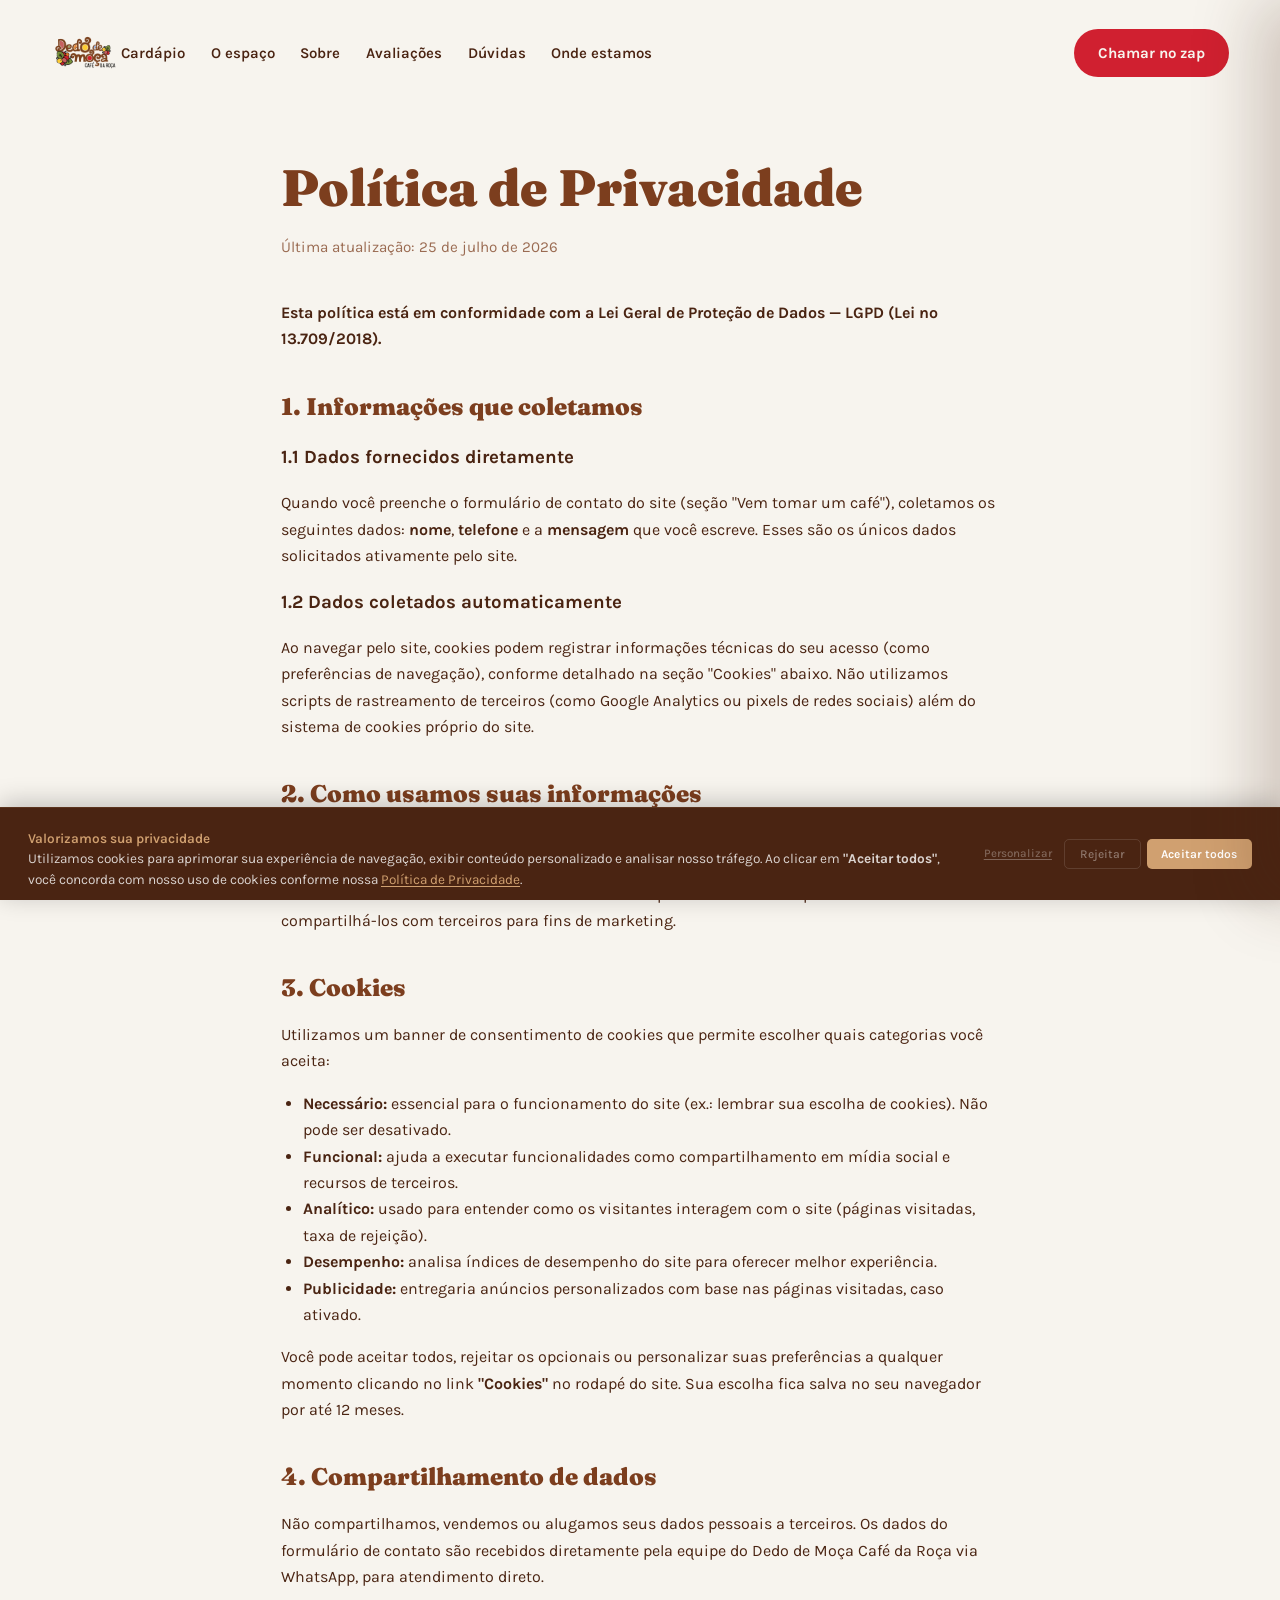
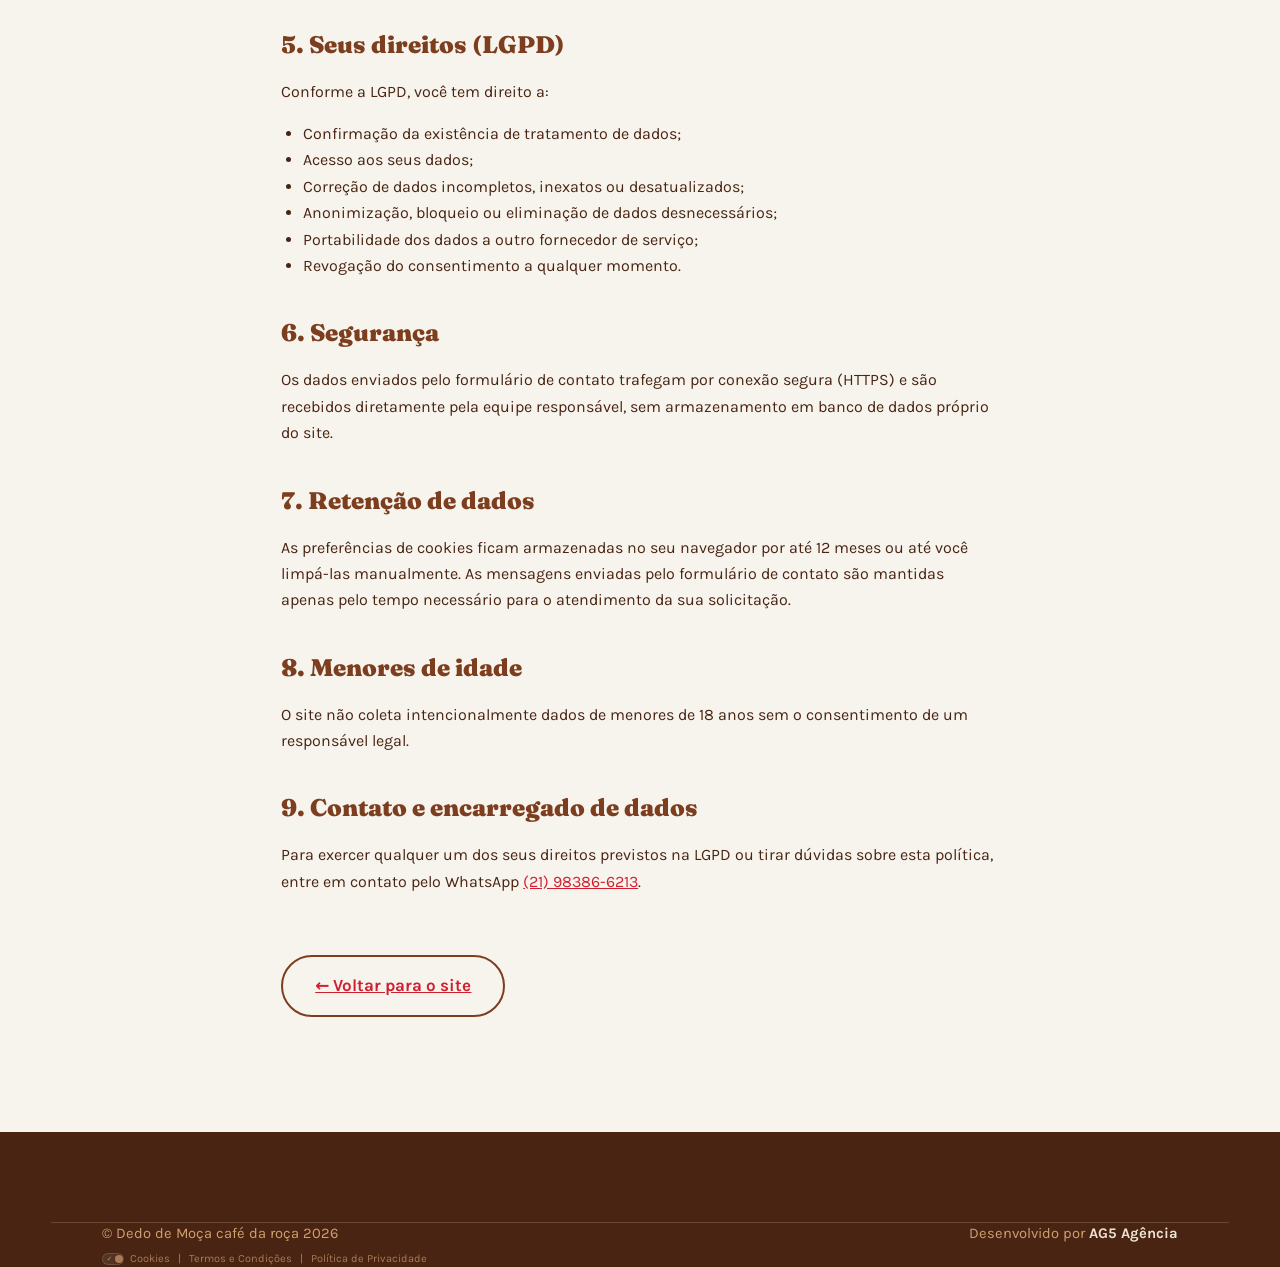
<file: politica-de-privacidade.html>
<!DOCTYPE html>
<html lang="pt-BR">
<head>
<meta charset="utf-8" />
<meta name="viewport" content="width=device-width, initial-scale=1" />
<title>Política de Privacidade — Dedo de Moça Café da Roça</title>
<meta name="description" content="Política de privacidade e uso de cookies do site do Dedo de Moça Café da Roça." />
<meta name="robots" content="noindex, follow" />
<link rel="canonical" href="https://dedodemoca.com.br/politica-de-privacidade" />
<link rel="icon" href="assets/favicon-dedo-de-moca.ico" />
<link rel="preconnect" href="https://fonts.googleapis.com" />
<link rel="preconnect" href="https://fonts.gstatic.com" crossorigin />
<link href="https://fonts.googleapis.com/css2?family=Fraunces:opsz,wght@9..144,600;9..144,900&family=Karla:wght@400;600;700&family=Caprasimo&display=swap" rel="stylesheet" />
<link rel="stylesheet" href="style.css" />
<link rel="stylesheet" href="cookie-banner.css" />
<style>
  .legal{max-width:820px;margin:0 auto;padding:150px var(--sec-x) var(--sec-y)}
  .legal h1{font-family:var(--font-tit);font-weight:900;font-size:clamp(2.2rem,4vw,3.2rem);color:var(--marrom-cacau);margin:0 0 8px}
  .legal .legal__atualizado{font-size:.95rem;color:var(--marrom-cacau);opacity:.75;margin:0 0 40px}
  .legal h2{font-family:var(--font-tit);font-weight:900;font-size:1.5rem;color:var(--marrom-cacau);margin:36px 0 12px}
  .legal p,.legal li{font-size:1rem;line-height:1.65;color:var(--marrom-escuro)}
  .legal ul{padding-left:22px;margin:12px 0}
  .legal a{color:var(--vermelho-cereja);text-decoration:underline}
  .legal__voltar{display:inline-block;margin-top:44px}
</style>
</head>
<body>

<header class="nav" id="nav">
  <a class="nav__logo" href="/#inicio"><img src="assets/logo-dedo-de-moca-desktop.webp" alt="Dedo de Moça Café da Roça" id="navLogo" /></a>
  <nav class="nav__right">
    <div class="nav__links" id="navLinks">
      <a href="/#cardapio">Cardápio</a>
      <a href="/#espaco">O espaço</a>
      <a href="/#sobre">Sobre</a>
      <a href="/#depoimentos">Avaliações</a>
      <a href="/#faq">Dúvidas</a>
      <a href="/#localizacao">Onde estamos</a>
    </div>
    <a class="btn btn--primary btn--sm" href="https://wa.me/5521983866213?text=Ol%C3%A1%2C%20vim%20atrav%C3%A9s%20do%20site%20e%20gostaria%20de%20fazer%20uma%20reserva%20ou%20tirar%20uma%20d%C3%BAvida." target="_blank" rel="noopener">Chamar no zap</a>
    <button class="burger" id="burger" type="button" aria-label="Abrir menu" aria-expanded="false" aria-controls="mobileMenu"><span></span></button>
  </nav>
</header>

<main class="legal">
  <h1>Política de Privacidade</h1>
  <p class="legal__atualizado">Última atualização: 25 de julho de 2026</p>
  <p><strong>Esta política está em conformidade com a Lei Geral de Proteção de Dados — LGPD (Lei nº 13.709/2018).</strong></p>

  <section>
    <h2>1. Informações que coletamos</h2>
    <h3>1.1 Dados fornecidos diretamente</h3>
    <p>Quando você preenche o formulário de contato do site (seção "Vem tomar um café"), coletamos os seguintes dados: <strong>nome</strong>, <strong>telefone</strong> e a <strong>mensagem</strong> que você escreve. Esses são os únicos dados solicitados ativamente pelo site.</p>
    <h3>1.2 Dados coletados automaticamente</h3>
    <p>Ao navegar pelo site, cookies podem registrar informações técnicas do seu acesso (como preferências de navegação), conforme detalhado na seção "Cookies" abaixo. Não utilizamos scripts de rastreamento de terceiros (como Google Analytics ou pixels de redes sociais) além do sistema de cookies próprio do site.</p>
  </section>

  <section>
    <h2>2. Como usamos suas informações</h2>
    <p>Os dados do formulário de contato são usados exclusivamente para responder à sua solicitação pelo WhatsApp — por exemplo, para confirmar reservas de grupo, tirar dúvidas sobre o cardápio ou o funcionamento da casa. Não usamos seus dados para enviar e-mails promocionais ou compartilhá-los com terceiros para fins de marketing.</p>
  </section>

  <section>
    <h2>3. Cookies</h2>
    <p>Utilizamos um banner de consentimento de cookies que permite escolher quais categorias você aceita:</p>
    <ul>
      <li><strong>Necessário:</strong> essencial para o funcionamento do site (ex.: lembrar sua escolha de cookies). Não pode ser desativado.</li>
      <li><strong>Funcional:</strong> ajuda a executar funcionalidades como compartilhamento em mídia social e recursos de terceiros.</li>
      <li><strong>Analítico:</strong> usado para entender como os visitantes interagem com o site (páginas visitadas, taxa de rejeição).</li>
      <li><strong>Desempenho:</strong> analisa índices de desempenho do site para oferecer melhor experiência.</li>
      <li><strong>Publicidade:</strong> entregaria anúncios personalizados com base nas páginas visitadas, caso ativado.</li>
    </ul>
    <p>Você pode aceitar todos, rejeitar os opcionais ou personalizar suas preferências a qualquer momento clicando no link <strong>"Cookies"</strong> no rodapé do site. Sua escolha fica salva no seu navegador por até 12 meses.</p>
  </section>

  <section>
    <h2>4. Compartilhamento de dados</h2>
    <p>Não compartilhamos, vendemos ou alugamos seus dados pessoais a terceiros. Os dados do formulário de contato são recebidos diretamente pela equipe do Dedo de Moça Café da Roça via WhatsApp, para atendimento direto.</p>
  </section>

  <section>
    <h2>5. Seus direitos (LGPD)</h2>
    <p>Conforme a LGPD, você tem direito a:</p>
    <ul>
      <li>Confirmação da existência de tratamento de dados;</li>
      <li>Acesso aos seus dados;</li>
      <li>Correção de dados incompletos, inexatos ou desatualizados;</li>
      <li>Anonimização, bloqueio ou eliminação de dados desnecessários;</li>
      <li>Portabilidade dos dados a outro fornecedor de serviço;</li>
      <li>Revogação do consentimento a qualquer momento.</li>
    </ul>
  </section>

  <section>
    <h2>6. Segurança</h2>
    <p>Os dados enviados pelo formulário de contato trafegam por conexão segura (HTTPS) e são recebidos diretamente pela equipe responsável, sem armazenamento em banco de dados próprio do site.</p>
  </section>

  <section>
    <h2>7. Retenção de dados</h2>
    <p>As preferências de cookies ficam armazenadas no seu navegador por até 12 meses ou até você limpá-las manualmente. As mensagens enviadas pelo formulário de contato são mantidas apenas pelo tempo necessário para o atendimento da sua solicitação.</p>
  </section>

  <section>
    <h2>8. Menores de idade</h2>
    <p>O site não coleta intencionalmente dados de menores de 18 anos sem o consentimento de um responsável legal.</p>
  </section>

  <section>
    <h2>9. Contato e encarregado de dados</h2>
    <p>Para exercer qualquer um dos seus direitos previstos na LGPD ou tirar dúvidas sobre esta política, entre em contato pelo WhatsApp <a href="https://wa.me/5521983866213?text=Ol%C3%A1%2C%20vim%20atrav%C3%A9s%20do%20site%20e%20gostaria%20de%20tirar%20uma%20d%C3%BAvida%20sobre%20a%20pol%C3%ADtica%20de%20privacidade." target="_blank" rel="noopener">(21) 98386-6213</a>.</p>
  </section>

  <a class="btn btn--ghost legal__voltar" href="/">← Voltar para o site</a>
</main>

<div class="drawer-overlay" id="drawerOverlay"></div>
<div class="drawer" id="mobileMenu" role="dialog" aria-modal="true" aria-label="Menu de navegação">
  <div class="drawer__head">
    <img class="drawer__logo" src="assets/logo-dedo-de-moca-desktop.webp" alt="Dedo de Moça Café da Roça" />
    <button class="drawer__close" id="drawerClose" type="button" aria-label="Fechar menu"><span></span><span></span></button>
  </div>
  <nav class="drawer__links">
    <a href="/#cardapio">Cardápio</a>
    <a href="/#espaco">O espaço</a>
    <a href="/#sobre">Sobre</a>
    <a href="/#depoimentos">Avaliações</a>
    <a href="/#faq">Dúvidas</a>
    <a href="/#localizacao">Onde estamos</a>
  </nav>
  <a class="btn btn--primary drawer__cta" href="https://wa.me/5521983866213?text=Ol%C3%A1%2C%20vim%20atrav%C3%A9s%20do%20site%20e%20gostaria%20de%20fazer%20uma%20reserva%20ou%20tirar%20uma%20d%C3%BAvida." target="_blank" rel="noopener">Chamar no zap</a>
</div>

<footer class="rodape">
  <div class="creditos" style="max-width:1280px;margin:0 auto;padding:0 var(--sec-x)">
    <span>
      © Dedo de Moça café da roça 2026
      <div class="footer-legal-links" style="margin-top: 6px; font-size: 11px; opacity: 0.7; display:flex; align-items:center; flex-wrap:wrap;">
        <a href="#" id="ck-prefs-link" style="text-decoration:none; color:inherit; display:inline-flex; align-items:center; gap:6px;">
          <span id="cookie-toggle" class="active" style="display:inline-flex; align-items:center; width:22px; height:12px; background:rgba(255,255,255,0.1); border-radius:10px; padding:2px; border:1px solid rgba(255,255,255,0.2); position:relative; font-size:7px; font-weight:bold;">
            <span style="color:#86EFAC; margin-left:1px;">✓</span>
            <span style="color:#FCA5A5; margin-left:auto; margin-right:1px;">✕</span>
            <span id="cookie-toggle-dot" style="position:absolute; width:8px; height:8px; border-radius:50%; box-shadow:0 0 5px rgba(0,0,0,0.3);"></span>
          </span>
          Cookies
        </a>
        <span style="margin: 0 8px;">|</span>
        <a href="/termos-e-condicoes" style="text-decoration: none; color: inherit;">Termos e Condições</a>
        <span style="margin: 0 8px;">|</span>
        <a href="/politica-de-privacidade" style="text-decoration: none; color: inherit;">Política de Privacidade</a>
      </div>
    </span>
    <span>Desenvolvido por <a class="ag5" href="https://www.ag5agencia.com.br" target="_blank" rel="noopener">AG5 Agência</a></span>
  </div>
</footer>

<div id="ck-banner" class="ck-banner" role="dialog" aria-modal="true" aria-label="Aviso de cookies" aria-live="polite" aria-hidden="true">
    <div class="ck-banner__inner">
        <div class="ck-banner__content">
            <h2 class="ck-banner__title">Valorizamos sua privacidade</h2>
            <p class="ck-banner__text">
                Utilizamos cookies para aprimorar sua experiência de navegação, exibir conteúdo
                personalizado e analisar nosso tráfego. Ao clicar em <strong>"Aceitar todos"</strong>,
                você concorda com nosso uso de cookies conforme nossa
                <a href="/politica-de-privacidade" class="ck-banner__link">Política de Privacidade</a>.
            </p>
        </div>
        <div class="ck-banner__actions">
            <button id="ck-customize" class="ck-btn ck-btn--ghost">Personalizar</button>
            <button id="ck-reject" class="ck-btn ck-btn--outline">Rejeitar</button>
            <button id="ck-accept-all" class="ck-btn ck-btn--primary">Aceitar todos</button>
        </div>
    </div>
</div>

<div id="ck-modal" class="ck-modal" role="dialog" aria-modal="true" aria-label="Personalizar preferências de cookies" aria-hidden="true">
    <div class="ck-modal__overlay" id="ck-modal-overlay"></div>
    <div class="ck-modal__box">

        <div class="ck-modal__header">
            <h2 class="ck-modal__title">Personalizar preferências de consentimento</h2>
            <button class="ck-modal__close" id="ck-modal-close" aria-label="Fechar modal">
                <svg width="18" height="18" viewBox="0 0 24 24" fill="none" aria-hidden="true">
                    <path d="M18 6L6 18M6 6l12 12" stroke="currentColor" stroke-width="2" stroke-linecap="round" stroke-linejoin="round" />
                </svg>
            </button>
        </div>

        <div class="ck-modal__body">
            <p class="ck-modal__intro">
                Utilizamos cookies para ajudar você a navegar com eficiência e executar certas funções.
                Os cookies classificados como <strong>"Necessário"</strong> são essenciais para o
                funcionamento básico do site e não podem ser desativados.
            </p>

            <div class="ck-category">
                <div class="ck-category__header">
                    <div class="ck-category__info">
                        <h3 class="ck-category__name">Necessário</h3>
                        <p class="ck-category__desc">
                            Essenciais para o funcionamento do site. Não armazenam dados pessoalmente identificáveis.
                        </p>
                    </div>
                    <span class="ck-category__badge">Sempre ativo</span>
                </div>
            </div>

            <div class="ck-category">
                <div class="ck-category__header">
                    <div class="ck-category__info">
                        <h3 class="ck-category__name">Funcional</h3>
                        <p class="ck-category__desc">
                            Ajudam a executar funcionalidades como compartilhamento em mídia social e recursos de terceiros.
                        </p>
                    </div>
                    <label class="ck-toggle" aria-label="Ativar cookies funcionais">
                        <input type="checkbox" id="ck-functional" name="functional">
                        <span class="ck-toggle__slider"></span>
                    </label>
                </div>
            </div>

            <div class="ck-category">
                <div class="ck-category__header">
                    <div class="ck-category__info">
                        <h3 class="ck-category__name">Analítico</h3>
                        <p class="ck-category__desc">
                            Usados para entender como os visitantes interagem com o site (visitantes, taxa de rejeição, etc.).
                        </p>
                    </div>
                    <label class="ck-toggle" aria-label="Ativar cookies analíticos">
                        <input type="checkbox" id="ck-analytics" name="analytics">
                        <span class="ck-toggle__slider"></span>
                    </label>
                </div>
            </div>

            <div class="ck-category">
                <div class="ck-category__header">
                    <div class="ck-category__info">
                        <h3 class="ck-category__name">Desempenho</h3>
                        <p class="ck-category__desc">
                            Analisam índices de desempenho do site para oferecer melhor experiência ao visitante.
                        </p>
                    </div>
                    <label class="ck-toggle" aria-label="Ativar cookies de desempenho">
                        <input type="checkbox" id="ck-performance" name="performance">
                        <span class="ck-toggle__slider"></span>
                    </label>
                </div>
            </div>

            <div class="ck-category">
                <div class="ck-category__header">
                    <div class="ck-category__info">
                        <h3 class="ck-category__name">Publicidade</h3>
                        <p class="ck-category__desc">
                            Entregam anúncios personalizados com base nas páginas visitadas anteriormente.
                        </p>
                    </div>
                    <label class="ck-toggle" aria-label="Ativar cookies de publicidade">
                        <input type="checkbox" id="ck-advertising" name="advertising">
                        <span class="ck-toggle__slider"></span>
                    </label>
                </div>
            </div>

        </div>

        <div class="ck-modal__footer">
            <button id="ck-modal-reject" class="ck-btn ck-btn--outline">Rejeitar</button>
            <button id="ck-modal-save" class="ck-btn ck-btn--ghost">Salvar Preferências</button>
            <button id="ck-modal-accept-all" class="ck-btn ck-btn--primary">Aceitar todos</button>
        </div>

    </div>
</div>

<script src="script.js" defer></script>
<script src="cookie-banner.js" defer></script>
<script src="https://control-blog.ag5agencia.site/r.js" data-c="dedo-de-moca" defer></script>
</body>
</html>
</file>
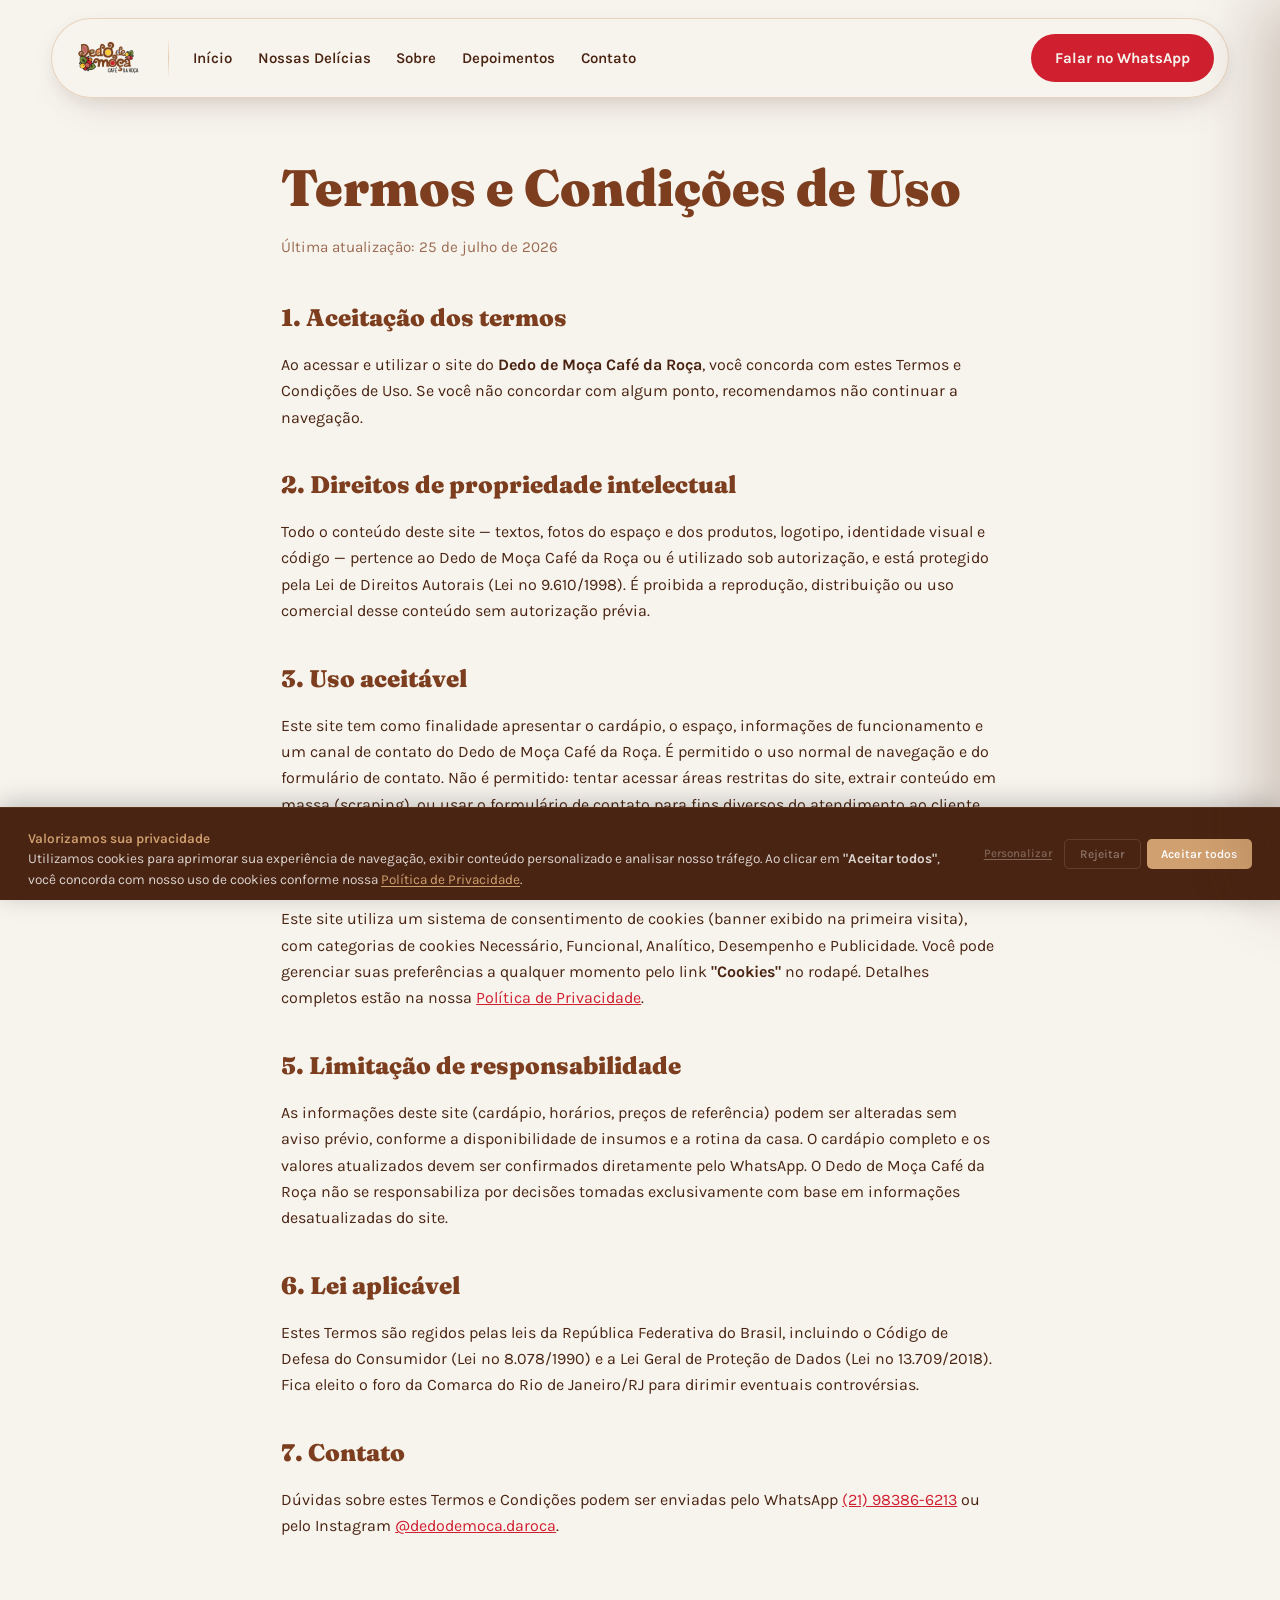
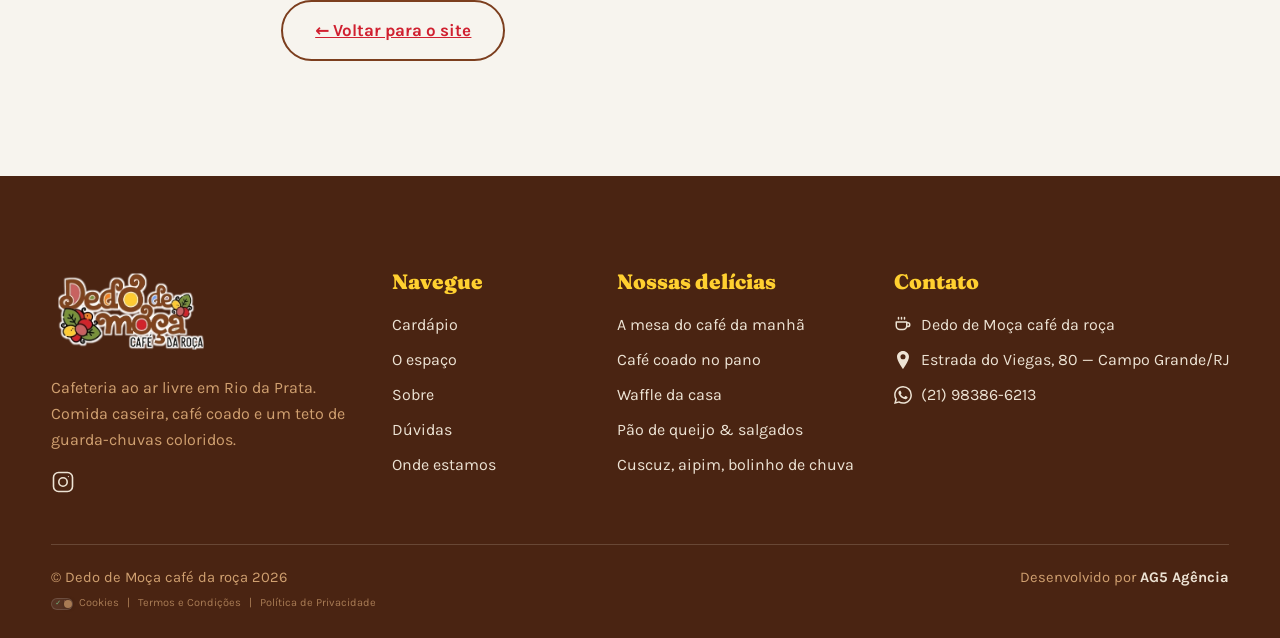
<file: termos-e-condicoes.html>
<!DOCTYPE html>
<html lang="pt-BR">
<head>
<meta charset="utf-8" />
<meta name="viewport" content="width=device-width, initial-scale=1" />
<title>Termos e Condições — Dedo de Moça Café da Roça</title>
<meta name="description" content="Termos e condições de uso do site do Dedo de Moça Café da Roça." />
<meta name="robots" content="noindex, follow" />
<link rel="canonical" href="http://www.dedodemoca.ag5agencia.site/termos-e-condicoes" />
<link rel="icon" href="assets/favicon-dedo-de-moca.ico" />
<link rel="preconnect" href="https://fonts.googleapis.com" />
<link rel="preconnect" href="https://fonts.gstatic.com" crossorigin />
<link href="https://fonts.googleapis.com/css2?family=Fraunces:opsz,wght@9..144,600;9..144,900&family=Karla:wght@400;600;700&family=Caprasimo&display=swap" rel="stylesheet" />
<link rel="stylesheet" href="style.css" />
<link rel="stylesheet" href="cookie-banner.css" />
<style>
  .legal{max-width:820px;margin:0 auto;padding:150px var(--sec-x) var(--sec-y)}
  .legal h1{font-family:var(--font-tit);font-weight:900;font-size:clamp(2.2rem,4vw,3.2rem);color:var(--marrom-cacau);margin:0 0 8px}
  .legal .legal__atualizado{font-size:.95rem;color:var(--marrom-cacau);opacity:.75;margin:0 0 40px}
  .legal h2{font-family:var(--font-tit);font-weight:900;font-size:1.5rem;color:var(--marrom-cacau);margin:36px 0 12px}
  .legal p,.legal li{font-size:1rem;line-height:1.65;color:var(--marrom-escuro)}
  .legal ul{padding-left:22px;margin:12px 0}
  .legal a{color:var(--vermelho-cereja);text-decoration:underline}
  .legal__voltar{display:inline-block;margin-top:44px}
</style>
</head>
<body>

<header class="nav" id="nav">
  <div class="nav__pill">
    <a class="nav__logo" href="/#inicio"><img src="assets/logo-dedo-de-moca-desktop.webp" alt="Dedo de Moça Café da Roça" id="navLogo" /></a>
    <span class="nav__divider" aria-hidden="true"></span>
    <nav class="nav__right">
      <div class="nav__links" id="navLinks">
        <a href="/#inicio">Início</a>
        <a href="/#cardapio">Nossas Delícias</a>
        <a href="/#sobre">Sobre</a>
        <a href="/#depoimentos">Depoimentos</a>
        <a href="/#contato">Contato</a>
      </div>
      <a class="btn btn--primary btn--sm" href="https://wa.me/5521983866213?text=Ol%C3%A1%2C%20vim%20atrav%C3%A9s%20do%20site%20e%20gostaria%20de%20fazer%20uma%20reserva%20ou%20tirar%20uma%20d%C3%BAvida." target="_blank" rel="noopener">Falar no WhatsApp</a>
      <button class="burger" id="burger" type="button" aria-label="Abrir menu" aria-expanded="false" aria-controls="mobileMenu"><span></span></button>
    </nav>
  </div>
</header>

<main class="legal">
  <h1>Termos e Condições de Uso</h1>
  <p class="legal__atualizado">Última atualização: 25 de julho de 2026</p>

  <section>
    <h2>1. Aceitação dos termos</h2>
    <p>Ao acessar e utilizar o site do <strong>Dedo de Moça Café da Roça</strong>, você concorda com estes Termos e Condições de Uso. Se você não concordar com algum ponto, recomendamos não continuar a navegação.</p>
  </section>

  <section>
    <h2>2. Direitos de propriedade intelectual</h2>
    <p>Todo o conteúdo deste site — textos, fotos do espaço e dos produtos, logotipo, identidade visual e código — pertence ao Dedo de Moça Café da Roça ou é utilizado sob autorização, e está protegido pela Lei de Direitos Autorais (Lei nº 9.610/1998). É proibida a reprodução, distribuição ou uso comercial desse conteúdo sem autorização prévia.</p>
  </section>

  <section>
    <h2>3. Uso aceitável</h2>
    <p>Este site tem como finalidade apresentar o cardápio, o espaço, informações de funcionamento e um canal de contato do Dedo de Moça Café da Roça. É permitido o uso normal de navegação e do formulário de contato. Não é permitido: tentar acessar áreas restritas do site, extrair conteúdo em massa (scraping), ou usar o formulário de contato para fins diversos do atendimento ao cliente.</p>
  </section>

  <section>
    <h2>4. Cookies e tecnologias</h2>
    <p>Este site utiliza um sistema de consentimento de cookies (banner exibido na primeira visita), com categorias de cookies Necessário, Funcional, Analítico, Desempenho e Publicidade. Você pode gerenciar suas preferências a qualquer momento pelo link <strong>"Cookies"</strong> no rodapé. Detalhes completos estão na nossa <a href="/politica-de-privacidade">Política de Privacidade</a>.</p>
  </section>

  <section>
    <h2>5. Limitação de responsabilidade</h2>
    <p>As informações deste site (cardápio, horários, preços de referência) podem ser alteradas sem aviso prévio, conforme a disponibilidade de insumos e a rotina da casa. O cardápio completo e os valores atualizados devem ser confirmados diretamente pelo WhatsApp. O Dedo de Moça Café da Roça não se responsabiliza por decisões tomadas exclusivamente com base em informações desatualizadas do site.</p>
  </section>

  <section>
    <h2>6. Lei aplicável</h2>
    <p>Estes Termos são regidos pelas leis da República Federativa do Brasil, incluindo o Código de Defesa do Consumidor (Lei nº 8.078/1990) e a Lei Geral de Proteção de Dados (Lei nº 13.709/2018). Fica eleito o foro da Comarca do Rio de Janeiro/RJ para dirimir eventuais controvérsias.</p>
  </section>

  <section>
    <h2>7. Contato</h2>
    <p>Dúvidas sobre estes Termos e Condições podem ser enviadas pelo WhatsApp <a href="https://wa.me/5521983866213?text=Ol%C3%A1%2C%20vim%20atrav%C3%A9s%20do%20site%20e%20gostaria%20de%20tirar%20uma%20d%C3%BAvida%20sobre%20os%20termos%20e%20condi%C3%A7%C3%B5es." target="_blank" rel="noopener">(21) 98386-6213</a> ou pelo Instagram <a href="https://www.instagram.com/dedodemoca.daroca/" target="_blank" rel="noopener">@dedodemoca.daroca</a>.</p>
  </section>

  <a class="btn btn--ghost legal__voltar" href="/">← Voltar para o site</a>
</main>

<div class="drawer-overlay" id="drawerOverlay"></div>
<div class="drawer" id="mobileMenu" role="dialog" aria-modal="true" aria-label="Menu de navegação">
  <div class="drawer__head">
    <img class="drawer__logo" src="assets/logo-dedo-de-moca-desktop.webp" alt="Dedo de Moça Café da Roça" />
    <button class="drawer__close" id="drawerClose" type="button" aria-label="Fechar menu"><span></span><span></span></button>
  </div>
  <nav class="drawer__links">
    <a href="/#inicio">Início</a>
    <a href="/#cardapio">Nossas Delícias</a>
    <a href="/#sobre">Sobre</a>
    <a href="/#depoimentos">Depoimentos</a>
    <a href="/#contato">Contato</a>
  </nav>
  <div class="drawer__foot">
    <a class="btn btn--primary drawer__cta" href="https://wa.me/5521983866213?text=Ol%C3%A1%2C%20vim%20atrav%C3%A9s%20do%20site%20e%20gostaria%20de%20fazer%20uma%20reserva%20ou%20tirar%20uma%20d%C3%BAvida." target="_blank" rel="noopener">Falar no WhatsApp</a>
  </div>
</div>

<footer class="rodape">
  <div class="rodape__grid">
    <div class="rodape__marca">
      <img class="rodape__logo" src="assets/logo-dedo-de-moca-desktop-crop-outline.webp" alt="Dedo de Moça Café da Roça" />
      <p class="rodape__sobre">Cafeteria ao ar livre em Rio da Prata. Comida caseira, café coado e um teto de guarda-chuvas coloridos.</p>
      <div class="rodape__social">
        <a href="https://www.instagram.com/dedodemoca.daroca/" target="_blank" rel="noopener" aria-label="Instagram">
          <svg viewBox="0 0 24 24" width="24" height="24" fill="none" stroke="currentColor" stroke-width="1.6" stroke-linecap="round" stroke-linejoin="round" aria-hidden="true">
            <rect x="2.5" y="2.5" width="19" height="19" rx="5"/>
            <circle cx="12" cy="12" r="4.2"/>
            <circle cx="17.4" cy="6.6" r="0.6" fill="currentColor" stroke="none"/>
          </svg>
        </a>
      </div>
    </div>
    <div>
      <p class="rodape__tit">Navegue</p>
      <div class="rodape__links">
        <a href="/#cardapio">Cardápio</a>
        <a href="/#espaco">O espaço</a>
        <a href="/#sobre">Sobre</a>
        <a href="/#faq">Dúvidas</a>
        <a href="/#localizacao">Onde estamos</a>
      </div>
    </div>
    <div>
      <p class="rodape__tit">Nossas delícias</p>
      <div class="rodape__links rodape__links--delicias">
        <a href="/#cardapio">A mesa do café da manhã</a>
        <a href="/#cardapio">Café coado no pano</a>
        <a href="/#cardapio">Waffle da casa</a>
        <a href="/#cardapio">Pão de queijo &amp; salgados</a>
        <a href="/#cardapio">Cuscuz, aipim, bolinho de chuva</a>
      </div>
    </div>
    <div>
      <p class="rodape__tit">Contato</p>
      <div class="rodape__links rodape__links--contato">
        <!-- TODO: substituir "#" pela URL direta do perfil no Google Business -->
        <a href="#">
          <svg viewBox="0 0 24 24" width="18" height="18" fill="none" stroke="currentColor" stroke-width="2" stroke-linecap="round" stroke-linejoin="round" aria-hidden="true"><path d="M3 8h14v5a5 5 0 0 1-5 5H8a5 5 0 0 1-5-5V8z"/><path d="M17 9h1.5a2.5 2.5 0 0 1 0 5H17"/><path d="M6 2v2M10 2v2M14 2v2"/></svg>
          <span>Dedo de Moça café da roça</span>
        </a>
        <a href="https://www.google.com/maps/dir/?api=1&amp;destination=Estrada+do+Viegas,+80+-+Rio+da+Prata,+Campo+Grande+-+RJ,+23017-370" target="_blank" rel="noopener">
          <svg viewBox="0 0 24 24" width="18" height="18" fill="currentColor" aria-hidden="true"><path d="M12 0C7.802 0 4 3.403 4 7.602 4 13.5 12 24 12 24s8-10.5 8-16.398C20 3.403 16.199 0 12 0zm0 11a3.4 3.4 0 110-6.8A3.4 3.4 0 0112 11z"/></svg>
          <span>Estrada do Viegas, 80 — Campo Grande/RJ</span>
        </a>
        <a href="https://wa.me/5521983866213?text=Ol%C3%A1%2C%20vim%20atrav%C3%A9s%20do%20site%20e%20gostaria%20de%20tirar%20uma%20d%C3%BAvida%20sobre%20o%20card%C3%A1pio%20ou%20o%20funcionamento." target="_blank" rel="noopener">
          <svg viewBox="0 0 24 24" width="18" height="18" fill="currentColor" aria-hidden="true"><path d="M17.472 14.382c-.297-.149-1.758-.867-2.03-.967-.273-.099-.471-.148-.67.15-.197.297-.767.966-.94 1.164-.173.199-.347.223-.644.075-.297-.15-1.255-.463-2.39-1.475-.883-.788-1.48-1.761-1.653-2.059-.173-.297-.018-.458.13-.606.134-.133.298-.347.446-.52.149-.174.198-.298.298-.497.099-.198.05-.371-.025-.52-.075-.149-.669-1.612-.916-2.207-.242-.579-.487-.5-.669-.51-.173-.008-.371-.01-.57-.01-.198 0-.52.074-.792.372-.272.297-1.04 1.016-1.04 2.479 0 1.462 1.065 2.875 1.213 3.074.149.198 2.096 3.2 5.077 4.487.709.306 1.262.489 1.694.625.712.227 1.36.195 1.871.118.571-.085 1.758-.719 2.006-1.413.248-.694.248-1.289.173-1.413-.074-.124-.272-.198-.57-.347m-5.421 7.403h-.004a9.87 9.87 0 01-5.031-1.378l-.361-.214-3.741.982.998-3.648-.235-.374a9.86 9.86 0 01-1.51-5.26c.001-5.45 4.436-9.884 9.888-9.884 2.64 0 5.122 1.03 6.988 2.898a9.825 9.825 0 012.893 6.994c-.003 5.45-4.437 9.884-9.885 9.884m8.413-18.297A11.815 11.815 0 0012.05 0C5.495 0 .16 5.335.157 11.892c0 2.096.547 4.142 1.588 5.945L.057 24l6.305-1.654a11.882 11.882 0 005.683 1.448h.005c6.554 0 11.89-5.335 11.893-11.893a11.821 11.821 0 00-3.48-8.413z"/></svg>
          <span>(21) 98386-6213</span>
        </a>
      </div>
    </div>
  </div>
  <div class="creditos">
    <span>
      © Dedo de Moça café da roça 2026
      <div class="footer-legal-links" style="margin-top: 6px; font-size: 11px; opacity: 0.7; display:flex; align-items:center; flex-wrap:wrap;">
        <a href="#" id="ck-prefs-link" style="text-decoration:none; color:inherit; display:inline-flex; align-items:center; gap:6px;">
          <span id="cookie-toggle" class="active" style="display:inline-flex; align-items:center; width:22px; height:12px; background:rgba(255,255,255,0.1); border-radius:10px; padding:2px; border:1px solid rgba(255,255,255,0.2); position:relative; font-size:7px; font-weight:bold;">
            <span style="color:#86EFAC; margin-left:1px;">✓</span>
            <span style="color:#FCA5A5; margin-left:auto; margin-right:1px;">✕</span>
            <span id="cookie-toggle-dot" style="position:absolute; width:8px; height:8px; border-radius:50%; box-shadow:0 0 5px rgba(0,0,0,0.3);"></span>
          </span>
          Cookies
        </a>
        <span style="margin: 0 8px;">|</span>
        <a href="/termos-e-condicoes" style="text-decoration: none; color: inherit;">Termos e Condições</a>
        <span style="margin: 0 8px;">|</span>
        <a href="/politica-de-privacidade" style="text-decoration: none; color: inherit;">Política de Privacidade</a>
      </div>
    </span>
    <span>Desenvolvido por <a class="ag5" href="https://www.ag5agencia.com.br" target="_blank" rel="noopener">AG5 Agência</a></span>
  </div>
</footer>

<div id="ck-banner" class="ck-banner" role="dialog" aria-modal="true" aria-label="Aviso de cookies" aria-live="polite" aria-hidden="true">
    <div class="ck-banner__inner">
        <div class="ck-banner__content">
            <h2 class="ck-banner__title">Valorizamos sua privacidade</h2>
            <p class="ck-banner__text">
                Utilizamos cookies para aprimorar sua experiência de navegação, exibir conteúdo
                personalizado e analisar nosso tráfego. Ao clicar em <strong>"Aceitar todos"</strong>,
                você concorda com nosso uso de cookies conforme nossa
                <a href="/politica-de-privacidade" class="ck-banner__link">Política de Privacidade</a>.
            </p>
        </div>
        <div class="ck-banner__actions">
            <button id="ck-customize" class="ck-btn ck-btn--ghost">Personalizar</button>
            <button id="ck-reject" class="ck-btn ck-btn--outline">Rejeitar</button>
            <button id="ck-accept-all" class="ck-btn ck-btn--primary">Aceitar todos</button>
        </div>
    </div>
</div>

<div id="ck-modal" class="ck-modal" role="dialog" aria-modal="true" aria-label="Personalizar preferências de cookies" aria-hidden="true">
    <div class="ck-modal__overlay" id="ck-modal-overlay"></div>
    <div class="ck-modal__box">

        <div class="ck-modal__header">
            <h2 class="ck-modal__title">Personalizar preferências de consentimento</h2>
            <button class="ck-modal__close" id="ck-modal-close" aria-label="Fechar modal">
                <svg width="18" height="18" viewBox="0 0 24 24" fill="none" aria-hidden="true">
                    <path d="M18 6L6 18M6 6l12 12" stroke="currentColor" stroke-width="2" stroke-linecap="round" stroke-linejoin="round" />
                </svg>
            </button>
        </div>

        <div class="ck-modal__body">
            <p class="ck-modal__intro">
                Utilizamos cookies para ajudar você a navegar com eficiência e executar certas funções.
                Os cookies classificados como <strong>"Necessário"</strong> são essenciais para o
                funcionamento básico do site e não podem ser desativados.
            </p>

            <div class="ck-category">
                <div class="ck-category__header">
                    <div class="ck-category__info">
                        <h3 class="ck-category__name">Necessário</h3>
                        <p class="ck-category__desc">
                            Essenciais para o funcionamento do site. Não armazenam dados pessoalmente identificáveis.
                        </p>
                    </div>
                    <span class="ck-category__badge">Sempre ativo</span>
                </div>
            </div>

            <div class="ck-category">
                <div class="ck-category__header">
                    <div class="ck-category__info">
                        <h3 class="ck-category__name">Funcional</h3>
                        <p class="ck-category__desc">
                            Ajudam a executar funcionalidades como compartilhamento em mídia social e recursos de terceiros.
                        </p>
                    </div>
                    <label class="ck-toggle" aria-label="Ativar cookies funcionais">
                        <input type="checkbox" id="ck-functional" name="functional">
                        <span class="ck-toggle__slider"></span>
                    </label>
                </div>
            </div>

            <div class="ck-category">
                <div class="ck-category__header">
                    <div class="ck-category__info">
                        <h3 class="ck-category__name">Analítico</h3>
                        <p class="ck-category__desc">
                            Usados para entender como os visitantes interagem com o site (visitantes, taxa de rejeição, etc.).
                        </p>
                    </div>
                    <label class="ck-toggle" aria-label="Ativar cookies analíticos">
                        <input type="checkbox" id="ck-analytics" name="analytics">
                        <span class="ck-toggle__slider"></span>
                    </label>
                </div>
            </div>

            <div class="ck-category">
                <div class="ck-category__header">
                    <div class="ck-category__info">
                        <h3 class="ck-category__name">Desempenho</h3>
                        <p class="ck-category__desc">
                            Analisam índices de desempenho do site para oferecer melhor experiência ao visitante.
                        </p>
                    </div>
                    <label class="ck-toggle" aria-label="Ativar cookies de desempenho">
                        <input type="checkbox" id="ck-performance" name="performance">
                        <span class="ck-toggle__slider"></span>
                    </label>
                </div>
            </div>

            <div class="ck-category">
                <div class="ck-category__header">
                    <div class="ck-category__info">
                        <h3 class="ck-category__name">Publicidade</h3>
                        <p class="ck-category__desc">
                            Entregam anúncios personalizados com base nas páginas visitadas anteriormente.
                        </p>
                    </div>
                    <label class="ck-toggle" aria-label="Ativar cookies de publicidade">
                        <input type="checkbox" id="ck-advertising" name="advertising">
                        <span class="ck-toggle__slider"></span>
                    </label>
                </div>
            </div>

        </div>

        <div class="ck-modal__footer">
            <button id="ck-modal-reject" class="ck-btn ck-btn--outline">Rejeitar</button>
            <button id="ck-modal-save" class="ck-btn ck-btn--ghost">Salvar Preferências</button>
            <button id="ck-modal-accept-all" class="ck-btn ck-btn--primary">Aceitar todos</button>
        </div>

    </div>
</div>

<!-- WhatsApp Premium Experience -->
<div class="wa-premium-container">
  <!-- Balão de Mensagem Glassmorphism -->
  <div id="wa-message-bubble" class="wa-bubble">
    <button class="wa-close" id="wa-close-btn" aria-label="Fechar balão de mensagem">
      <svg viewBox="0 0 24 24" fill="none" stroke="currentColor" stroke-width="2.5" stroke-linecap="round" width="14" height="14" aria-hidden="true"><path d="M18 6L6 18M6 6l12 12"/></svg>
    </button>
    <div class="wa-content">
      <div class="wa-header">
        <div class="wa-avatar-wrapper">
          <img src="assets/logo-dedo-de-moca-mobile.webp" alt="Dedo de Moça Café da Roça" class="wa-avatar" width="48" height="48">
        </div>
        <div class="wa-info">
          <span class="wa-name">Dedo de Moça Café da Roça</span>
        </div>
      </div>
      <div id="wa-typing" class="wa-typing">
        <span></span><span></span><span></span>
      </div>
      <div id="wa-real-message" class="wa-message-text" style="display:none;">
        <p>Olá! 👋 Bora tomar um café da roça hoje? <strong>Todos os dias, das 7h às 19h.</strong></p>
      </div>
    </div>
  </div>

  <!-- Botão Flutuante Redondo -->
  <a href="https://wa.me/5521983866213?text=Ol%C3%A1%2C%20vim%20atrav%C3%A9s%20do%20site%20e%20gostaria%20de%20fazer%20uma%20reserva%20ou%20tirar%20uma%20d%C3%BAvida."
     class="wa-float-btn" target="_blank" rel="noopener noreferrer"
     id="wa-main-btn" aria-label="Fale conosco pelo WhatsApp">
    <svg viewBox="0 0 24 24" fill="currentColor" aria-hidden="true" width="30" height="30">
      <path d="M17.472 14.382c-.297-.149-1.758-.867-2.03-.967-.273-.099-.471-.148-.67.15-.197.297-.767.966-.94 1.164-.173.199-.347.223-.644.075-.297-.15-1.255-.463-2.39-1.475-.883-.788-1.48-1.761-1.653-2.059-.173-.297-.018-.458.13-.606.134-.133.298-.347.446-.52.149-.174.198-.298.298-.497.099-.198.05-.371-.025-.52-.075-.149-.669-1.612-.916-2.207-.242-.579-.487-.5-.669-.51-.173-.008-.371-.01-.57-.01-.198 0-.52.074-.792.372-.272.297-1.04 1.016-1.04 2.479 0 1.462 1.065 2.875 1.213 3.074.149.198 2.096 3.2 5.077 4.487.709.306 1.262.489 1.694.625.712.227 1.36.195 1.871.118.571-.085 1.758-.719 2.006-1.413.248-.694.248-1.289.173-1.413-.074-.124-.272-.198-.57-.347m-5.421 7.403h-.004a9.87 9.87 0 01-5.031-1.378l-.361-.214-3.741.982.998-3.648-.235-.374a9.86 9.86 0 01-1.51-5.26c.001-5.45 4.436-9.884 9.888-9.884 2.64 0 5.122 1.03 6.988 2.898a9.825 9.825 0 012.893 6.994c-.003 5.45-4.437 9.884-9.885 9.884m8.413-18.297A11.815 11.815 0 0012.05 0C5.495 0 .16 5.335.157 11.892c0 2.096.547 4.142 1.588 5.945L.057 24l6.305-1.654a11.882 11.882 0 005.683 1.448h.005c6.554 0 11.89-5.335 11.893-11.893a11.821 11.821 0 00-3.48-8.413z"/>
    </svg>
    <span class="wa-badge" id="wa-notification" aria-hidden="true">1</span>
  </a>
</div>

<script src="script.js" defer></script>
<script src="cookie-banner.js" defer></script>
<script src="https://control-blog.ag5agencia.site/r.js" data-c="dedo-de-moca" defer></script>
</body>
</html>
</file>
<file: style.css>
/* ============================================================
   Dedo de Moça Café da Roça — Roça Editorial Colorida
   AG5 Agência · 2026
   ============================================================ */

:root{
  --marrom-cacau:#7C3E1E;
  --marrom-escuro:#4A2412;
  --caramelo:#D0A070;
  --amarelo-milho:#FFD030;
  --vermelho-cereja:#D02030;
  --verde-folha:#7E9440;
  --laranja-terra:#F08020;
  --creme:#F7F4EE;
  --areia:#EDE3D4;

  --font-tit:"Fraunces",Georgia,serif;
  --font-corpo:"Karla",system-ui,-apple-system,sans-serif;
  --font-display:"Caprasimo",Georgia,serif;

  --sec-y:clamp(70px,9vw,130px);
  --sec-x:clamp(20px,4vw,56px);
  --r-lg:32px;
  --r-md:28px;
  --r-sm:24px;
  --ease-out-quint:cubic-bezier(.22,1,.36,1);
  --ease-inout:cubic-bezier(.76,0,.24,1);
  --ease-back:cubic-bezier(.34,1.56,.64,1);
}

*,*::before,*::after{box-sizing:border-box}
.sr-only{position:absolute;width:1px;height:1px;padding:0;margin:-1px;overflow:hidden;
  clip:rect(0,0,0,0);white-space:nowrap;border:0}
html{scroll-behavior:smooth}
body{
  margin:0;background:var(--creme);color:var(--marrom-escuro);
  font-family:var(--font-corpo);font-size:16px;line-height:1.5;
  -webkit-font-smoothing:antialiased;overflow-x:hidden;
}
body.no-scroll{overflow:hidden}
img{max-width:100%;display:block}
a{color:var(--marrom-cacau);text-decoration:none;transition:color .2s ease}
a:hover{color:var(--vermelho-cereja)}
.wrap{max-width:1280px;margin:0 auto}

/* ---------- tipografia utilitária ---------- */
.kicker{margin:0 0 14px;font-size:14px;font-weight:700;letter-spacing:.22em;text-transform:uppercase}
.kicker--verde{color:var(--verde-folha)}
.kicker--vermelho{color:var(--vermelho-cereja)}
.kicker--amarelo{color:var(--amarelo-milho)}
.h2{font-family:var(--font-tit);font-weight:900;font-size:clamp(2.3rem,4.5vw,4.2rem);line-height:1.02;letter-spacing:-.02em;color:var(--marrom-cacau);margin:0;text-wrap:pretty}
.display{font-family:var(--font-display)}
.nota{margin:26px 0 0;font-size:.95rem;color:var(--marrom-cacau);opacity:.75}

/* ---------- botões ---------- */
.btn{display:inline-block;border:none;cursor:pointer;font-weight:700;font-size:17px;
  padding:18px 34px;border-radius:999px;transition:background .26s ease-out,transform .26s ease-out,box-shadow .26s ease-out,color .26s ease-out}
.btn--sm{padding:13px 24px;font-size:15px}
.btn--primary{background:var(--vermelho-cereja);color:var(--creme)}
.btn--primary:hover{background:var(--marrom-cacau);color:var(--creme);transform:translateY(-3px);box-shadow:0 10px 22px rgba(208,32,48,.28)}
.btn--ghost{background:transparent;color:var(--marrom-cacau);border:2px solid var(--marrom-cacau);padding:16px 32px}
.btn--ghost:hover{background:var(--marrom-cacau);color:var(--creme);transform:translateY(-3px)}

/* ---------- navbar ---------- */
.nav{position:fixed;inset:0 0 auto;z-index:90;display:flex;justify-content:center;
  padding:18px var(--sec-x) 0;pointer-events:none}
.nav__pill{pointer-events:auto;width:100%;max-width:1280px;display:flex;align-items:center;
  justify-content:space-between;gap:20px;height:80px;padding:0 14px 0 22px;
  background:rgba(247,244,238,.92);backdrop-filter:blur(14px);
  border:1.5px solid rgba(208,160,112,.4);border-radius:999px;
  box-shadow:0 4px 16px rgba(74,36,18,.06),0 16px 40px -18px rgba(74,36,18,.22);
  transition:height .32s ease-out,box-shadow .32s ease-out,background .32s ease-out}
.nav.is-scrolled .nav__pill{height:64px;box-shadow:0 6px 20px rgba(74,36,18,.12),0 20px 44px -18px rgba(74,36,18,.3)}
.nav__logo img{height:70px;width:auto;transition:height .32s ease-out}
.nav.is-scrolled .nav__logo img{height:52px}
.nav__divider{width:1px;align-self:stretch;margin:18px 4px;background:linear-gradient(to bottom,transparent,rgba(208,160,112,.5),transparent)}
.nav__right,.nav__links{display:flex;align-items:center;gap:clamp(14px,2vw,30px)}
.nav__right{flex:1;justify-content:space-between}
.nav__links a{font-size:15px;font-weight:600;color:var(--marrom-escuro)}
.nav__links a:hover{color:var(--vermelho-cereja)}
.burger{display:none;width:46px;height:46px;border-radius:14px;border:2px solid var(--marrom-cacau);
  background:var(--creme);box-shadow:0 2px 10px rgba(74,36,18,.14);cursor:pointer;padding:0;place-items:center}
.burger span{display:block;width:20px;height:2px;background:var(--marrom-cacau);box-shadow:0 -6px 0 var(--marrom-cacau),0 6px 0 var(--marrom-cacau)}
.drawer-overlay{position:fixed;inset:0;z-index:9998;background:rgba(20,10,4,.6);backdrop-filter:blur(3px);opacity:0;pointer-events:none;
  transition:opacity .32s var(--ease-inout)}
.drawer-overlay.is-open{opacity:1;pointer-events:auto}
.drawer{position:fixed;z-index:9999;top:0;right:0;bottom:0;width:min(380px,86vw);display:flex;flex-direction:column;
  background:var(--creme);
  box-shadow:-24px 0 60px rgba(74,36,18,.22);overflow:hidden;
  transform:translateX(100%);transition:transform .42s var(--ease-inout);padding:28px 0 30px}
.drawer.is-open{transform:translateX(0)}
.drawer__head{display:flex;align-items:center;justify-content:space-between;padding:0 24px 22px;
  margin-bottom:10px;border-bottom:1px solid var(--areia)}
.drawer__logo{height:88px;width:auto}
.drawer__close{width:42px;height:42px;border-radius:14px;border:1.5px solid var(--marrom-cacau);background:transparent;
  cursor:pointer;padding:0;display:grid;place-items:center;position:relative;flex:0 0 auto;
  transition:background .25s ease,border-color .25s ease}
.drawer__close:hover{background:var(--areia)}
.drawer__close span{position:absolute;width:18px;height:2px;background:var(--marrom-cacau)}
.drawer__close span:first-child{transform:rotate(45deg)}
.drawer__close span:last-child{transform:rotate(-45deg)}
.drawer__links{display:flex;flex-direction:column;padding:6px 24px;overflow-y:auto;flex:1}
.drawer__links a{position:relative;display:block;padding:16px 0;
  font-family:var(--font-tit);font-weight:700;font-size:1.3rem;color:var(--marrom-cacau);
  border-bottom:1px solid var(--areia);
  opacity:0;transform:translateX(18px);transition:opacity .2s ease,color .2s ease,transform .2s ease}
.drawer.is-open .drawer__links a{opacity:1;transform:translateX(0);transition:opacity .4s ease,color .2s ease,transform .4s var(--ease-out-quint)}
.drawer.is-open .drawer__links a:nth-child(1){transition-delay:.08s}
.drawer.is-open .drawer__links a:nth-child(2){transition-delay:.13s}
.drawer.is-open .drawer__links a:nth-child(3){transition-delay:.18s}
.drawer.is-open .drawer__links a:nth-child(4){transition-delay:.23s}
.drawer.is-open .drawer__links a:nth-child(5){transition-delay:.28s}
.drawer.is-open .drawer__links a:nth-child(6){transition-delay:.33s}
.drawer__links a:last-child{border-bottom:none}
.drawer__links a:hover{color:var(--vermelho-cereja)}
.drawer__foot{padding:20px 24px 0;margin-top:8px;border-top:1px solid var(--areia)}
.drawer__cta{width:100%;text-align:center}
.drawer__meta{display:flex;flex-wrap:wrap;align-items:center;justify-content:center;gap:8px;
  margin-top:16px;font-size:.82rem;color:var(--marrom-cacau);opacity:.75}
.drawer__meta a{color:var(--marrom-cacau);font-weight:600}
.drawer__meta-dot{opacity:.6}

/* ---------- hero ---------- */
.hero{position:relative;background:var(--marrom-escuro);padding:120px var(--sec-x) 60px;min-height:min(100vh,900px);display:flex;align-items:center;overflow:hidden}
.hero__bg{position:absolute;inset:-60px;width:calc(100% + 120px);height:calc(100% + 120px);object-fit:cover;
  object-position:center 30%;z-index:0;filter:blur(22px) saturate(1.15);transform:scale(1.12)}
.hero__scrim{position:absolute;inset:0;z-index:0;
  background:linear-gradient(100deg,rgba(20,10,4,.82) 0%,rgba(20,10,4,.6) 42%,rgba(20,10,4,.4) 68%,rgba(20,10,4,.28) 100%)}
.hero__inner{position:relative;z-index:1;display:flex;gap:clamp(24px,4vw,64px);align-items:flex-start;max-width:1280px;width:100%;margin:0 auto;flex-wrap:wrap}
.hero__text{flex:1 1 540px;min-width:300px;margin-top:6%}
.hero__title{font-family:var(--font-tit);font-weight:900;font-size:clamp(2rem,4.2vw,4.2rem);
  line-height:1;letter-spacing:-.02em;color:var(--creme);margin:0}
.line-wrap{display:block;overflow:hidden}
.line{display:block;transform:translateY(110%);clip-path:inset(0 0 100% 0);
  transition:transform .8s var(--ease-out-quint),clip-path .8s var(--ease-out-quint)}
.is-in .line{transform:translateY(0);clip-path:inset(0 0 0 0)}
.line-wrap:nth-child(2) .line{transition-delay:.12s}
.mask-word{position:relative;display:inline-block;padding:0 .12em}
.mask-word__bg{position:absolute;inset:.06em 0 .02em;background:var(--amarelo-milho);border-radius:8px;
  transform:scaleX(0);transform-origin:left center;z-index:0;transition:transform .9s var(--ease-inout) .25s}
.is-in .mask-word__bg{transform:scaleX(1)}
.mask-word__txt{position:relative;z-index:1}
.hero__sub{font-size:clamp(1.1rem,1.4vw,1.35rem);line-height:1.6;max-width:580px;margin:30px 0 0;text-wrap:pretty;color:var(--areia)}
.hero__cta{display:flex;gap:16px;flex-wrap:wrap;margin-top:38px}
.hero__cta .btn--ghost{color:var(--creme);border-color:rgba(247,244,238,.6)}
.hero__cta .btn--ghost:hover{background:var(--creme);color:var(--marrom-escuro);border-color:var(--creme)}
.hero__facts{display:flex;gap:26px;flex-wrap:wrap;margin-top:38px;font-size:15.5px;font-weight:600;color:var(--marrom-cacau)}
.hero__facts .dot{color:var(--caramelo)}
.hero__media-wrap{flex:0 1 42%;min-width:260px;display:flex;justify-content:center;position:relative}
.hero__media{position:relative;width:min(357px,100%);aspect-ratio:9/14;border-radius:var(--r-lg);overflow:hidden;
  box-shadow:0 12px 30px -8px rgba(74,36,18,.25),0 40px 80px -24px rgba(74,36,18,.35);
  transform:translateY(16px);opacity:0;will-change:transform,opacity;
  transition:transform 1.1s cubic-bezier(.16,1,.3,1) .4s,opacity 1.1s cubic-bezier(.16,1,.3,1) .4s}
.hero__media.is-in{transform:translateY(0);opacity:1}
.hero__media img,.hero__media video{width:100%;height:100%;object-fit:cover}
.hero__media::after{content:"";position:absolute;inset:0;pointer-events:none;
  background:linear-gradient(to bottom,rgba(74,36,18,.16) 0%,transparent 18%,transparent 78%,rgba(74,36,18,.28) 100%)}
.hero__som{position:absolute;z-index:2;bottom:16px;right:16px;width:40px;height:40px;border-radius:50%;
  display:grid;place-items:center;background:rgba(20,10,4,.45);backdrop-filter:blur(6px);
  border:1.5px solid rgba(247,244,238,.5);color:var(--creme);cursor:pointer;padding:0;
  transition:background .25s ease,transform .25s ease}
.hero__som:hover{background:rgba(20,10,4,.65);transform:scale(1.06)}
.hero__som-off{display:none}
.hero__som[aria-pressed="false"] .hero__som-on{display:none}
.hero__som[aria-pressed="false"] .hero__som-off{display:block}
@keyframes flutuar{0%,100%{transform:translateY(0)}50%{transform:translateY(-14px)}}

@keyframes desliza-esq{from{transform:translateX(0)}to{transform:translateX(-50%)}}
@keyframes desliza-dir{from{transform:translateX(-50%)}to{transform:translateX(0)}}

/* ---------- dor e solução (Roça Editorial Chic) ---------- */
.dor{
  background: linear-gradient(180deg, var(--areia) 0%, #E5DAC8 100%);
  padding: var(--sec-y) var(--sec-x);
  position: relative;
  overflow: hidden;
}
.dor::before{
  content: "";
  position: absolute;
  top: -120px;
  right: -120px;
  width: 400px;
  height: 400px;
  background: radial-gradient(circle, rgba(208,32,48,0.06) 0%, transparent 70%);
  pointer-events: none;
}
.dor__inner{
  max-width: 1240px;
  margin: 0 auto;
  display: flex;
  flex-direction: column;
  gap: clamp(12px, 1.8vw, 20px);
}
.dor__head{
  max-width: 780px;
  text-align: left;
}
.dor__head .h2{
  font-size: clamp(2rem, 3.6vw, 3.2rem);
}
.dor__kicker-badge{
  display: inline-flex;
  align-items: center;
  gap: 8px;
  background: rgba(208,32,48,0.1);
  color: var(--vermelho-cereja);
  font-size: 0.82rem;
  font-weight: 700;
  letter-spacing: 0.2em;
  text-transform: uppercase;
  padding: 6px 16px;
  border-radius: 999px;
  margin-bottom: 16px;
  border: 1px solid rgba(208,32,48,0.18);
}
.dor__dot{
  width: 7px;
  height: 7px;
  background: var(--vermelho-cereja);
  border-radius: 50%;
  box-shadow: 0 0 8px var(--vermelho-cereja);
}
.dor__subhead{
  font-size: clamp(1.05rem, 1.8vw, 1.25rem);
  line-height: 1.55;
  color: var(--marrom-cacau);
  opacity: 0.88;
  margin: 16px 0 0;
  max-width: 680px;
}
.dor__grid{
  display: grid;
  grid-template-columns: minmax(0, 0.9fr) minmax(0, 1.1fr);
  gap: clamp(24px, 3.5vw, 40px);
  align-items: stretch;
}
.dor__card-problem{
  background: rgba(247, 244, 238, 0.85);
  backdrop-filter: blur(12px);
  border: 1.5px solid rgba(124, 62, 30, 0.12);
  border-radius: var(--r-lg);
  padding: clamp(28px, 4vw, 40px);
  display: flex;
  flex-direction: column;
  justify-content: flex-start;
  box-shadow: 0 16px 36px -16px rgba(74,36,18,0.08);
  position: relative;
}
.dor__stamp{
  display: inline-block;
  font-size: 0.75rem;
  font-weight: 700;
  letter-spacing: 0.15em;
  text-transform: uppercase;
  padding: 5px 12px;
  border-radius: 6px;
}
.dor__stamp--alert{
  background: rgba(74, 36, 18, 0.08);
  color: var(--marrom-escuro);
}
.dor__stamp--gold{
  background: var(--amarelo-milho);
  color: var(--marrom-escuro);
  font-weight: 800;
}
.dor__stamp{
  margin-bottom: 20px;
}
.dor__problem-title{
  font-family: var(--font-tit);
  font-weight: 900;
  font-size: clamp(1.4rem, 2.2vw, 1.8rem);
  color: var(--marrom-escuro);
  margin: 8px 0 20px;
  line-height: 1.2;
}
.dor__problem-img-wrap{
  position: relative;
  border-radius: var(--r-md);
  overflow: hidden;
  margin-top: 18px;
  margin-bottom: 8px;
  box-shadow: 0 10px 24px rgba(74,36,18,0.12);
  height: 310px;
}
.dor__problem-img{
  width: 100%;
  height: 100%;
  object-fit: cover;
  object-position: center;
  filter: grayscale(25%) contrast(95%);
  transition: filter 0.5s ease, transform 0.5s ease;
}
.dor__card-problem:hover .dor__problem-img{
  filter: grayscale(0%) contrast(100%);
  transform: scale(1.04);
}
.dor__problem-overlay{
  position: absolute;
  inset: 0;
  background: linear-gradient(to top, rgba(40,20,8,0.55) 0%, transparent 65%);
}
.dor__tag-pill--alert{
  position: absolute;
  left: 14px;
  bottom: 14px;
  z-index: 2;
  background: rgba(74, 36, 18, 0.9);
  color: #FFD0D0;
  border: 1px solid rgba(208, 32, 48, 0.3);
}
.dor__problem-text{
  margin: -8px 0 28px;
  font-size: 1.02rem;
  line-height: 1.6;
  color: var(--marrom-cacau);
  opacity: 0.85;
}
.dor__problem-footer{
  margin-top: -10px;
  padding-top: 18px;
  border-top: 1px dashed rgba(124, 62, 30, 0.2);
  font-size: 0.92rem;
  font-weight: 600;
  color: var(--vermelho-cereja);
  font-style: italic;
}

/* CARD HERO (SOLUÇÃO ULTRAPREMIUM) */
.dor__card-hero{
  background: var(--marrom-cacau);
  color: var(--creme);
  border-radius: var(--r-lg);
  padding: clamp(28px, 4vw, 40px);
  display: flex;
  flex-direction: column;
  justify-content: flex-start;
  box-shadow: 0 24px 50px -18px rgba(74,36,18,0.45);
  position: relative;
  overflow: hidden;
}
.dor__card-hero::before{
  content: "";
  position: absolute;
  inset: 0;
  background: radial-gradient(circle at 100% 0%, rgba(255,208,48,0.16) 0%, transparent 60%);
  pointer-events: none;
}
.dor__hero-badge{
  display: flex;
  align-items: center;
  justify-content: space-between;
  margin-bottom: 20px;
  position: relative;
  z-index: 2;
}
.dor__hero-stars{
  color: var(--amarelo-milho);
  letter-spacing: 3px;
  font-size: 1.1rem;
}
.dor__hero-img-wrap{
  position: relative;
  border-radius: var(--r-md);
  overflow: hidden;
  margin-bottom: 24px;
  box-shadow: 0 14px 30px rgba(0,0,0,0.3);
  height: clamp(280px, 32vw, 360px);
}
.dor__hero-img{
  width: 100%;
  height: 100%;
  object-fit: cover;
  object-position: center 75%;
  transition: transform 0.7s var(--ease-out-quint);
}
.dor__card-hero:hover .dor__hero-img{
  transform: scale(1.06);
}
.dor__hero-overlay{
  position: absolute;
  inset: 0;
  background: linear-gradient(to top, rgba(40,20,8,0.85) 0%, transparent 60%);
}
.dor__hero-tagline{
  position: absolute;
  left: 16px;
  bottom: 16px;
  right: 16px;
  z-index: 2;
  display: flex;
  flex-wrap: wrap;
  gap: 8px;
}
.dor__tag-pill{
  background: rgba(247, 244, 238, 0.92);
  color: var(--marrom-escuro);
  backdrop-filter: blur(8px);
  font-size: 0.78rem;
  font-weight: 700;
  padding: 6px 14px;
  border-radius: 999px;
  box-shadow: 0 4px 12px rgba(0,0,0,0.15);
}
.dor__hero-content{
  position: relative;
  z-index: 2;
}
.dor__hero-title{
  font-family: var(--font-tit);
  font-weight: 900;
  font-size: clamp(1.6rem, 2.5vw, 2.2rem);
  color: var(--amarelo-milho);
  margin: 0 0 12px;
  line-height: 1.15;
}
.dor__hero-desc{
  margin: 0 0 24px;
  font-size: 1.05rem;
  line-height: 1.6;
  opacity: 0.95;
}
.dor__hero-features{
  display: grid;
  grid-template-columns: 1fr 1fr;
  gap: 14px;
}
.dor__feature-mini{
  display: flex;
  align-items: center;
  gap: 12px;
  background: rgba(255,255,255,0.08);
  border: 1px solid rgba(255,255,255,0.12);
  padding: 10px 14px;
  border-radius: var(--r-sm);
  backdrop-filter: blur(6px);
}
.dor__feature-mini img{
  width: 46px;
  height: 46px;
  border-radius: 10px;
  object-fit: cover;
  object-position: center;
  border: 1px solid rgba(255,255,255,0.2);
  flex-shrink: 0;
}
.dor__feature-mini span{
  font-size: 0.84rem;
  font-weight: 600;
  line-height: 1.3;
  color: var(--areia);
}

@media (max-width: 900px){
  .dor__grid{
    grid-template-columns: 1fr;
  }
}
@media (max-width: 540px){
  .dor__hero-features{
    grid-template-columns: 1fr;
  }
  .dor__hero-img-wrap{
    height: 200px;
  }
}

/* ---------- cardápio / bento ---------- */
.cardapio{background:var(--creme);padding:var(--sec-y) var(--sec-x)}
.sec-head{display:flex;justify-content:space-between;align-items:flex-end;gap:30px;flex-wrap:wrap;margin-bottom:46px}
.sec-head .kicker{display:flex;align-items:center;gap:9px;letter-spacing:.28em}
.sec-head__p{max-width:380px;font-size:1.02rem;line-height:1.55;margin:0;color:var(--marrom-cacau);opacity:.8}
.bento{display:grid;grid-template-columns:repeat(12,1fr);grid-auto-rows:195px;gap:22px}
.bento__card{position:relative;border-radius:var(--r-md);overflow:hidden;background:var(--areia);
  box-shadow:0 24px 48px -22px rgba(74,36,18,.4);transition:box-shadow .35s ease}
.bento__card::after{content:"";position:absolute;inset:0;border-radius:inherit;
  box-shadow:inset 0 0 0 1px rgba(74,36,18,.06);pointer-events:none;z-index:1}
.bento__card:hover{box-shadow:0 30px 60px -20px rgba(74,36,18,.5)}
.bento__card img{position:absolute;inset:0;width:100%;height:100%;object-fit:cover;transition:transform .6s var(--ease-out-quint)}
.bento__card:hover img{transform:scale(1.05)}
.scrim{position:absolute;inset:0;background:linear-gradient(to top,rgba(40,20,8,.86) 0%,rgba(40,20,8,0) 62%)}
.scrim--side{background:linear-gradient(to right,rgba(40,20,8,.88) 22%,rgba(40,20,8,.18) 100%)}
.bento__body{position:absolute;left:30px;right:30px;bottom:26px;color:var(--creme)}
.bento__body h3{font-family:var(--font-tit);font-weight:900;font-size:clamp(1.7rem,2.4vw,2.4rem);margin:0 0 8px}
.bento__body h3.h3--sm{font-size:1.5rem;margin:0}
.bento__body h3.h3--md{font-size:1.7rem;margin:0 0 6px}
.bento__body p{margin:0;font-size:1rem;line-height:1.5;max-width:460px;opacity:.92}
.bento__body--side{position:relative;left:auto;right:auto;bottom:auto;padding:0 34px;align-self:center}
.selo{position:absolute;top:24px;left:26px;z-index:2;display:flex;align-items:center;gap:8px;
  font-family:var(--font-corpo);font-weight:700;font-size:.78rem;letter-spacing:.14em;color:var(--creme);
  opacity:0;transform:translateY(-8px);transition:opacity .5s ease .2s,transform .5s var(--ease-out-quint) .2s}
.selo::before{content:"";width:22px;height:1px;background:var(--amarelo-milho)}
.selo--sm{top:20px;left:20px;font-size:.72rem}
.selo--right{left:auto;right:30px}
.selo--right::before{order:2}
.is-in .selo{opacity:.92;transform:translateY(0)}
.bento__card--a{grid-column:span 7;grid-row:span 2}
.bento__card--c{grid-column:span 5;grid-row:span 2}
.bento__card--b{grid-column:span 6}
.bento__card--e{grid-column:span 6;position:relative;background:var(--marrom-cacau);padding:34px 38px;
  display:flex;flex-direction:column;justify-content:center;overflow:hidden}
.bento__card--e::before{content:"";position:absolute;inset:0;
  background:radial-gradient(ellipse 90% 70% at 0% 100%,rgba(255,208,48,.14),transparent 60%)}
.bento__card--e h3{position:relative;font-family:var(--font-display);font-size:clamp(1.8rem,3vw,2.7rem);color:var(--amarelo-milho);margin:0 0 12px;line-height:1.05}
.bento__card--e p{position:relative;margin:0;color:var(--areia);font-size:1.05rem;line-height:1.5;max-width:420px}

/* ---------- cardápio completo ---------- */
.menu{margin-top:64px;display:flex;flex-direction:column;gap:44px}
.menu__cat-tit{display:flex;align-items:center;gap:18px;margin:0 0 22px;
  font-family:var(--font-tit);font-weight:900;font-size:1.5rem;color:var(--marrom-cacau)}
.menu__cat-tit::after{content:"";flex:1;height:1px;background:linear-gradient(to right,var(--caramelo),transparent)}
.menu__itens{display:grid;grid-template-columns:repeat(auto-fill,minmax(190px,1fr));gap:18px}
.menu__item{position:relative;margin:0;border-radius:var(--r-sm);overflow:hidden;aspect-ratio:1/1;
  box-shadow:0 18px 36px -18px rgba(74,36,18,.4);transition:box-shadow .3s ease}
.menu__item::after{content:"";position:absolute;inset:0;border-radius:inherit;
  box-shadow:inset 0 0 0 1px rgba(74,36,18,.06);pointer-events:none}
.menu__item:hover{box-shadow:0 24px 46px -16px rgba(74,36,18,.5)}
.menu__item img{width:100%;height:100%;object-fit:cover;object-position:center 40%;transition:transform .55s var(--ease-out-quint)}
.menu__item:hover img{transform:scale(1.06)}
.menu__item::before{content:"";position:absolute;inset:0;z-index:1;
  background:linear-gradient(to top,rgba(40,20,8,.82) 0%,rgba(40,20,8,0) 55%)}
.menu__item figcaption{position:absolute;left:16px;right:16px;bottom:14px;z-index:2;
  color:var(--creme);font-weight:700;font-size:.92rem;line-height:1.3}

@media (max-width:600px){
  .menu{margin-top:48px;gap:36px}
  .menu__itens{grid-template-columns:repeat(auto-fill,minmax(140px,1fr));gap:14px}
}

/* ---------- espaço ---------- */
.espaco{background:var(--areia);padding:var(--sec-y) var(--sec-x);overflow:hidden}
.espaco__head{max-width:720px;margin-bottom:56px}
.espaco__head .kicker{display:flex;align-items:center;gap:9px;letter-spacing:.28em}
.espaco__head p:last-child{font-size:1.08rem;line-height:1.55;margin:18px 0 0;max-width:560px;color:var(--marrom-cacau);opacity:.85}
.espaco__grid{display:grid;grid-template-columns:1.1fr .85fr .85fr 1.1fr;gap:22px;align-items:start}
.espaco__fig{position:relative;margin:0;border-radius:var(--r-md);overflow:hidden;background:var(--caramelo);
  will-change:transform;box-shadow:0 24px 48px -22px rgba(74,36,18,.4);transition:box-shadow .35s ease}
.espaco__fig::after{content:"";position:absolute;inset:0;border-radius:inherit;
  box-shadow:inset 0 0 0 1px rgba(74,36,18,.06);pointer-events:none}
.espaco__fig:hover{box-shadow:0 30px 60px -20px rgba(74,36,18,.5)}
.espaco__fig img{width:100%;height:100%;object-fit:cover;transition:transform .6s var(--ease-out-quint)}
.espaco__fig:hover img{transform:scale(1.045)}
.espaco__fig--tall{height:560px}
.espaco__fig--mid{height:269px}
.espaco__fig--short{height:269px}
.espaco__fig--short img{object-position:center 30%}
.espaco__col{display:flex;flex-direction:column;gap:22px}
.espaco__stat{position:relative;background:var(--marrom-cacau);border-radius:var(--r-md);padding:32px;height:250px;
  display:flex;flex-direction:column;justify-content:center;overflow:hidden;
  box-shadow:0 24px 48px -22px rgba(74,36,18,.4)}
.espaco__stat::before{content:"";position:absolute;inset:0;
  background:radial-gradient(ellipse 90% 70% at 100% 0%,rgba(255,208,48,.14),transparent 60%)}
.espaco__stat .display{position:relative;font-size:2.8rem;color:var(--amarelo-milho);margin:0;line-height:1}
.espaco__stat p:last-child{position:relative;margin:10px 0 0;font-weight:500;line-height:1.5;color:var(--areia)}

/* ---------- sobre ---------- */
.sobre{position:relative;background:
  radial-gradient(ellipse 80% 60% at 15% 0%,rgba(255,208,48,.06),transparent 60%),
  radial-gradient(ellipse 70% 60% at 100% 100%,rgba(0,0,0,.18),transparent 55%),
  var(--marrom-cacau)}
.sobre__grid{position:relative;width:100%;max-width:1180px;margin:0 auto;display:grid;
  grid-template-columns:1fr 1fr;align-items:center;gap:clamp(32px,6vw,80px);
  padding:clamp(56px,8vw,96px) var(--sec-x)}
.sobre__texto{position:relative;max-width:460px;padding-left:26px;
  border-left:1px solid rgba(247,244,238,.18)}
.sobre__texto .kicker{display:flex;align-items:center;gap:9px;letter-spacing:.28em}
.kicker__marca{font-size:1.05em;line-height:1;filter:saturate(1.15)}
.sobre__aspas{display:block;font-family:var(--font-display);font-size:2.6rem;line-height:1;color:var(--amarelo-milho);
  opacity:.85;margin-bottom:-4px}
.sobre__texto h2{font-family:var(--font-tit);font-weight:900;font-size:clamp(1.9rem,3.2vw,3rem);line-height:1.1;
  letter-spacing:-.02em;color:var(--creme);margin:0 0 20px;text-wrap:balance}
.sobre__texto p{font-size:1.03rem;line-height:1.62;margin:0 0 12px;color:var(--areia)}
.sobre__texto p:last-of-type{margin-bottom:0}
.sobre__acoes{display:flex;align-items:center;gap:24px;flex-wrap:wrap;margin-top:30px}
.sobre__link{display:inline-flex;align-items:center;gap:10px;font-weight:700;font-size:.98rem;
  color:var(--marrom-cacau);background:var(--amarelo-milho);padding:13px 24px;border-radius:999px;
  transition:transform .25s var(--ease-out-quint),box-shadow .25s ease}
.sobre__link:hover{transform:translateY(-2px);box-shadow:0 12px 24px -8px rgba(0,0,0,.4);color:var(--marrom-cacau)}
.sobre__link svg{transition:transform .25s ease}
.sobre__link:hover svg{transform:translateX(3px)}
.sobre__horario{display:inline-flex;align-items:center;gap:9px;font-size:.84rem;line-height:1.35;
  color:var(--areia);opacity:.8}
.sobre__horario svg{flex:0 0 auto;opacity:.85}

.sobre__media{position:relative;padding:0 34px 40px 0}
.sobre__media--mobile{display:none}
.sobre__moldura{position:relative;width:100%;aspect-ratio:4/5;overflow:hidden;border-radius:var(--r-lg);
  box-shadow:0 30px 60px -20px rgba(20,10,4,.5);
  transform:translateY(24px);opacity:0;transition:transform .9s var(--ease-out-quint) .1s,opacity .9s ease .1s}
.sobre__media.is-in .sobre__moldura{transform:translateY(0);opacity:1}
.sobre__foto{display:block;width:100%;height:100%;object-fit:cover;object-position:center 30%}

.sobre__moldura--2{position:absolute;right:0;bottom:0;left:auto;width:52%;aspect-ratio:5/4;z-index:2;
  outline:1px solid rgba(247,244,238,.35);outline-offset:-1px;border-radius:var(--r-md);
  box-shadow:0 26px 50px -16px rgba(20,10,4,.55),0 4px 14px rgba(20,10,4,.3);
  transform:translateY(24px) scale(.94);transition-delay:.28s}
.sobre__media.is-in .sobre__moldura--2{transform:translateY(0) scale(1)}

@media (max-width:860px){
  .sobre__grid{grid-template-columns:1fr;text-align:center;padding:var(--sec-y) var(--sec-x) 60px}
  .sobre__texto{max-width:none;margin:0 auto;padding-left:0;border-left:0}
  .sobre__texto .kicker{justify-content:center}
  .sobre__acoes{justify-content:center}
  .sobre__horario{text-align:left}
  .sobre__media{padding:0 18px 30px 0}
  .sobre__moldura{aspect-ratio:4/5}
  .sobre__moldura--2{width:58%;aspect-ratio:5/4}
  .sobre__media--mobile{display:block;margin:24px auto 28px;max-width:360px}
  .sobre__media--desktop{display:none}
}


/* ---------- depoimentos ---------- */
.depo{position:relative;background:var(--areia);padding:var(--sec-y) 0;overflow:hidden}
.depo__head{max-width:1280px;margin:0 auto;padding:0 var(--sec-x);text-align:center;margin-bottom:50px}
.depo__head .kicker{display:block}
.depo__head .h2{max-width:600px;margin:0 auto}
.depo__row{display:flex;width:max-content;gap:22px;padding:14px 10px 20px;
  -webkit-mask-image:linear-gradient(to right,transparent,#000 4%,#000 96%,transparent);
  mask-image:linear-gradient(to right,transparent,#000 4%,#000 96%,transparent)}
.depo__row--1{animation:desliza-esq 55s linear infinite}
.depo__row--2{animation:desliza-dir 68s linear infinite}
.depo__row:hover{animation-play-state:paused}
.depo__card{width:380px;flex:0 0 auto;background:var(--creme);border-radius:var(--r-md);padding:30px 32px;
  box-shadow:0 6px 16px -8px rgba(74,36,18,.10);border:1px solid rgba(74,36,18,.06);
  transition:transform .3s ease,box-shadow .3s ease}
.depo__card:hover{transform:translateY(-4px);box-shadow:0 12px 24px -10px rgba(74,36,18,.16)}
.depo__aspas{font-family:var(--font-display);font-size:3.2rem;color:var(--amarelo-milho);margin:0 0 4px;line-height:1}
.depo__txt{font-size:1.02rem;line-height:1.58;margin:0 0 22px;color:var(--marrom-escuro);min-height:96px}
.depo__rodape{display:flex;align-items:center;gap:12px;padding-top:18px;border-top:1px solid var(--areia)}
.depo__avatar{flex:0 0 auto;width:38px;height:38px;border-radius:50%;display:grid;place-items:center;
  background:var(--vermelho-cereja);color:var(--creme);font-family:var(--font-tit);font-weight:900;font-size:.85rem}
.depo__info{display:flex;flex-direction:column;gap:2px}
.depo__nome{margin:0;font-weight:800;font-size:.95rem;color:var(--marrom-cacau)}
.depo__meta{margin:0;display:flex;align-items:center;gap:6px;font-size:.78rem;color:var(--marrom-cacau);opacity:.7}

/* ---------- faq ---------- */
.faq{position:relative;background:var(--areia);padding:var(--sec-y) var(--sec-x);overflow:hidden}
.faq__confete{position:absolute;display:block;border-radius:50%;pointer-events:none;animation:flutuar 7s ease-in-out infinite}
.faq__confete--1{top:-70px;right:8%;width:220px;height:220px;background:var(--verde-folha);opacity:.08}
.faq__inner{position:relative;max-width:1100px;margin:0 auto;display:flex;gap:clamp(30px,5vw,80px);flex-wrap:wrap;align-items:flex-start}
.faq__head{flex:0 1 320px;position:sticky;top:120px}
.faq__head-p{margin:18px 0 0;font-size:1.02rem;line-height:1.6;color:var(--marrom-cacau);opacity:.85;max-width:280px}
.faq__list{flex:1 1 520px;display:flex;flex-direction:column;gap:14px;
  max-height:520px;overflow-y:auto;overflow-x:hidden;padding:4px 10px 4px 4px;scroll-behavior:smooth}
.faq__list::-webkit-scrollbar{width:6px}
.faq__list::-webkit-scrollbar-track{background:transparent}
.faq__list::-webkit-scrollbar-thumb{background:var(--caramelo);border-radius:10px}
.faq__item{background:var(--creme);border-radius:var(--r-sm);overflow:hidden;
  box-shadow:0 2px 14px rgba(74,36,18,.06);border:1px solid transparent;transition:box-shadow .3s ease,border-color .3s ease}
.faq__item.is-open{box-shadow:0 18px 40px -14px rgba(74,36,18,.28);border-color:var(--amarelo-milho)}
.faq__btn{width:100%;background:none;border:none;text-align:left;padding:24px 28px;display:flex;
  align-items:center;gap:20px;cursor:pointer}
.faq__num{flex:0 0 auto;font-family:var(--font-display);font-size:1rem;color:var(--amarelo-milho);
  opacity:.7;transition:opacity .3s ease,color .3s ease}
.faq__item.is-open .faq__num{opacity:1;color:var(--marrom-cacau)}
.faq__pergunta{flex:1 1 auto;font-family:var(--font-tit);font-size:1.15rem;font-weight:700;color:var(--marrom-cacau)}
.faq__icone{flex:0 0 auto;width:34px;height:34px;border-radius:50%;display:grid;place-items:center;
  background:var(--areia);color:var(--marrom-cacau);transition:transform .38s cubic-bezier(.4,0,.2,1),background .3s ease,color .3s ease}
.faq__item.is-open .faq__icone{transform:rotate(135deg);background:var(--amarelo-milho);color:var(--marrom-escuro)}
.faq__resp{height:0;overflow:hidden;transition:height .38s cubic-bezier(.4,0,.2,1)}
.faq__resp p{position:relative;margin:0;padding:20px 28px 26px 68px;font-size:1.03rem;line-height:1.65;color:var(--marrom-escuro);opacity:.88}
.faq__resp p::before{content:"";position:absolute;left:28px;right:28px;top:0;height:1px;
  background:linear-gradient(to right,var(--caramelo),transparent)}

@media (max-width:900px){
  .faq__head{position:static}
  .faq__list{max-height:none;overflow:visible;padding:4px 0}
}

/* ---------- localização ---------- */
.local{position:relative;min-height:640px;display:flex;align-items:center;justify-content:flex-end;overflow:hidden}
.local__mapa-full{position:absolute;inset:0}
.local__mapa-full iframe{width:100%;height:100%;border:0;display:block;filter:saturate(1.05)}
.local__card{position:relative;z-index:1;margin:0 var(--sec-x) 0 0;max-width:460px;
  background:var(--creme);border-radius:var(--r-lg);padding:clamp(32px,4vw,48px);
  box-shadow:0 40px 90px -20px rgba(20,10,4,.5)}
.local__tit{font-size:clamp(2rem,3.4vw,2.8rem)}
.local__p{font-size:1.05rem;line-height:1.6;margin:20px 0 28px;color:var(--marrom-escuro)}
.local__cta{margin-bottom:28px}
.local__contatos{display:flex;flex-direction:column;gap:14px;font-size:1.02rem;font-weight:700;padding-top:24px;border-top:1px solid var(--areia)}
.local__contatos a,.local__horario{display:flex;align-items:center;gap:13px;color:var(--marrom-escuro);transition:transform .2s ease,color .2s ease}
.local__contatos a:hover{transform:translateX(4px);color:var(--vermelho-cereja)}
.local__horario{color:var(--marrom-cacau)}
.local__icone{flex:0 0 auto;width:38px;height:38px;border-radius:50%;display:grid;place-items:center;
  background:var(--areia);color:var(--marrom-cacau);transition:background .2s ease,color .2s ease}
.local__contatos a:hover .local__icone{background:var(--vermelho-cereja);color:var(--creme)}
.local__icone--fixo{background:var(--amarelo-milho);color:var(--marrom-escuro)}

@media (max-width:900px){
  .local{min-height:0;display:block}
  .local__mapa-full{position:relative;height:280px;border-radius:0 0 var(--r-lg) var(--r-lg);overflow:hidden}
  .local__card{margin:0 var(--sec-x);max-width:none;position:relative;top:0}
  .local{padding-bottom:clamp(60px,7vw,90px)}
}

/* ---------- cta + formulário ---------- */
.cta{position:relative;background:
    radial-gradient(ellipse 900px 500px at 15% 0%,rgba(255,208,48,.10),transparent 60%),
    radial-gradient(ellipse 700px 500px at 100% 100%,rgba(126,148,64,.12),transparent 55%),
    linear-gradient(155deg,rgba(43,20,8,.96) 0%,rgba(20,10,4,.98) 100%);
  padding:var(--sec-y) var(--sec-x);overflow:hidden}
.cta__bg{position:absolute;inset:0;width:100%;height:100%;object-fit:cover;z-index:0;opacity:.18;filter:saturate(.85)}
.cta__confete{position:absolute;display:block;border-radius:50%;animation:flutuar 6s ease-in-out infinite;pointer-events:none;z-index:1}
.cta__confete--1{top:-60px;right:8%;width:220px;height:220px;background:var(--amarelo-milho);opacity:.08}
.cta__confete--2{bottom:-40px;left:4%;width:160px;height:160px;border-radius:60% 40% 55% 45%;background:var(--verde-folha);opacity:.1;animation-duration:7s;animation-delay:.8s}
.cta__confete--3{top:30%;left:38%;width:80px;height:80px;background:var(--vermelho-cereja);opacity:.08;animation-duration:8s;animation-delay:1.4s}
.cta__grid{position:relative;max-width:1180px;margin:0 auto;display:grid;grid-template-columns:repeat(auto-fit,minmax(320px,1fr));gap:clamp(30px,4vw,64px);align-items:center}
.cta__intro{max-width:560px}
.cta__h2{font-family:var(--font-tit);font-weight:900;font-size:clamp(2.2rem,3.6vw,3.4rem);line-height:1.05;
  letter-spacing:-.02em;color:var(--creme);margin:0 0 20px;text-wrap:pretty}
.cta__p{font-size:1.18rem;line-height:1.65;color:var(--areia);margin:0;max-width:460px}
.cta__depo{position:relative;margin:20px 0 0;padding:32px 30px 26px;max-width:460px;
  background:var(--creme);border-radius:var(--r-md);box-shadow:0 30px 60px -16px rgba(15,7,3,.6),0 0 0 1px rgba(255,208,48,.12);
  border-top:3px solid var(--amarelo-milho)}
.cta__depo-aspas{position:absolute;right:22px;top:8px;margin:0;font-family:var(--font-display);
  font-size:4rem;line-height:1;color:var(--areia)}
.cta__depo-txt{position:relative;z-index:1;margin:0;font-size:1.05rem;line-height:1.6;color:var(--marrom-escuro);font-style:italic}
.cta__depo-rodape{display:flex;align-items:center;gap:12px;margin-top:20px;padding-top:18px;border-top:1px solid var(--areia)}
.cta__depo-avatar{flex:0 0 auto;width:38px;height:38px;border-radius:50%;display:grid;place-items:center;
  background:var(--vermelho-cereja);color:var(--creme);font-family:var(--font-tit);font-weight:900;font-size:.9rem}
.cta__depo-info{display:flex;flex-direction:column;gap:2px}
.cta__depo-nome{font-style:normal;font-weight:800;font-size:.95rem;color:var(--marrom-cacau)}
.cta__depo-meta{display:flex;align-items:center;gap:6px;font-size:.78rem;color:var(--marrom-cacau);opacity:.7}

.form{position:relative;background:var(--creme);border-radius:var(--r-lg);padding:clamp(28px,3vw,44px);
  display:flex;flex-direction:column;gap:16px;
  box-shadow:0 40px 80px -20px rgba(10,5,2,.55),0 0 0 1px rgba(255,255,255,.06),inset 0 1px 0 rgba(255,255,255,.4);
  border:2px solid var(--amarelo-milho)}
.form::before{content:'';position:absolute;inset:-14px;border:1px solid rgba(255,208,48,.25);border-radius:calc(var(--r-lg) + 14px);
  pointer-events:none;z-index:-1}
.form__topo{margin-bottom:6px;padding-bottom:18px;border-bottom:1px solid var(--areia)}
.form__topo-tit{margin:0;font-family:var(--font-tit);font-weight:900;font-size:1.15rem;color:var(--marrom-cacau)}
.form__topo-sub{margin:2px 0 0;font-size:.85rem;color:var(--marrom-cacau);opacity:.7}
.form__campo{position:relative}
.form input,.form textarea{width:100%;border:2px solid var(--areia);background:#fff;border-radius:16px;padding:22px 18px 10px;
  font-size:1.05rem;color:var(--marrom-escuro);outline:none;transition:border-color .2s ease,box-shadow .2s ease;font-family:inherit}
.form input:focus,.form textarea:focus{border-color:var(--caramelo);box-shadow:0 0 0 4px rgba(208,160,112,.18)}
.form textarea{resize:vertical;padding-top:26px}
.form__campo label{position:absolute;left:19px;top:19px;font-weight:700;font-size:1.02rem;color:var(--marrom-cacau);
  opacity:.55;pointer-events:none;transition:all .2s ease;transform-origin:left top}
.form input:focus+label,.form input:not(:placeholder-shown)+label,
.form textarea:focus+label,.form textarea:not(:placeholder-shown)+label{
  transform:translateY(-11px) scale(.72);opacity:.9}
.form .erro{display:none;color:var(--vermelho-cereja);font-size:.86rem;font-weight:600;margin-top:-10px}
.form .erro.is-visible{display:block}
.form .sucesso{display:none;margin:0;font-size:.95rem;font-weight:700;color:var(--verde-folha)}
.form .sucesso.is-visible{display:block}
.form__btn{position:relative;display:flex;align-items:center;justify-content:center;gap:10px;overflow:hidden;isolation:isolate;
  font-size:1.05rem;padding:20px 34px;box-shadow:0 14px 30px -6px rgba(208,32,48,.5)}
.form__btn:hover{box-shadow:0 18px 38px -6px rgba(208,32,48,.65)}
.form__btn::after{content:'';position:absolute;inset:0;background:linear-gradient(115deg,transparent 30%,rgba(255,255,255,.5) 50%,transparent 70%);
  transform:translateX(-120%);transition:transform .7s ease}
.form__btn:hover::after{transform:translateX(120%)}

/* ---------- rodapé ---------- */
.rodape{background:var(--marrom-escuro);color:var(--areia);padding:clamp(60px,7vw,90px) var(--sec-x) 0}
.rodape__grid{max-width:1280px;margin:0 auto;display:grid;grid-template-columns:1.3fr 0.8fr 1fr 1fr;gap:40px;padding-bottom:50px}
.rodape__logo{width:160px;height:auto;margin-bottom:18px}
.rodape__sobre{margin:0 0 18px;line-height:1.6;max-width:300px;color:var(--caramelo)}
.rodape__social{display:flex;flex-direction:column;gap:11px}
.rodape__social a,.rodape__links a{display:flex;align-items:center;gap:9px}
.rodape__social svg,.rodape__links svg{flex-shrink:0}
.rodape__tit{font-family:var(--font-tit);font-weight:900;font-size:1.3rem;color:var(--amarelo-milho);margin:0 0 16px}
.rodape__links{display:flex;flex-direction:column;gap:11px;max-width:210px}
.rodape__links--contato{max-width:none}
.rodape__links--contato a{white-space:nowrap}
.rodape__links--delicias{max-width:none;white-space:nowrap}
.rodape a{color:var(--areia)}
.rodape a:hover{color:var(--amarelo-milho)}
.rodape__obs{color:var(--caramelo)}
.creditos{max-width:1280px;margin:0 auto;border-top:1px solid rgba(237,227,212,.18);padding:22px 0 26px;
  display:flex;justify-content:space-between;gap:16px;flex-wrap:wrap;font-size:.92rem;color:var(--caramelo)}
.ag5{color:var(--amarelo-milho);font-weight:700}
.footer-legal-links a{transition:opacity .2s ease}
.footer-legal-links a:hover{opacity:1}

/* ---------- reveals ---------- */
[data-reveal]{opacity:0;transform:translateY(48px) scale(.97);will-change:transform,opacity;
  transition:opacity .7s ease,transform .7s var(--ease-out-quint)}
[data-reveal].is-in{opacity:1;transform:none}
.dor__card--tilt[data-reveal].is-in{transform:rotate(-1.5deg)}

/* ============================================================
   BREAKPOINTS
   ============================================================ */
@media (max-width:1280px){
  .espaco__fig--tall{height:460px}
  .espaco__fig--mid{height:400px}
}

@media (max-height:800px) and (min-width:901px){
  .hero{min-height:0;padding-top:130px}
}

@media (max-width:1024px){
  .bento{grid-template-columns:repeat(6,1fr);grid-auto-rows:180px}
  .bento__card{grid-column:span 6;grid-row:span 1}
  .bento__card--a,.bento__card--c{grid-row:span 2}
  .espaco__grid{grid-template-columns:repeat(2,1fr)}
  .espaco__fig{height:340px}
  .espaco__fig--tall{height:340px}
  .espaco__col{flex-direction:column}
  .espaco__fig--short{height:220px}
  .espaco__stat{height:auto;min-height:170px}
  .rodape__grid{grid-template-columns:repeat(2,1fr)}
}

@media (max-width:600px){
  .rodape__grid{grid-template-columns:1fr}
}

@media (max-width:900px){
  .nav{padding:14px 16px 0}
  .nav__pill{height:80px;padding:0 8px 0 18px}
  .nav.is-scrolled .nav__pill{height:72px}
  .nav__logo img,.nav.is-scrolled .nav__logo img{height:60px}
  .nav__divider{display:none}
  .nav__links{display:none}
  .nav__right > .btn--primary{display:none}
  .nav__right{flex:0 0 auto;justify-content:flex-end}
  .burger{display:grid;position:relative;left:-16%}
  .hero{padding-top:120px}
  .faq__head{flex:1 1 100%}
}

@media (max-width:768px){
  .bento{grid-template-columns:repeat(2,1fr);grid-auto-rows:200px}
  .bento__card,.bento__card--a,.bento__card--b,.bento__card--c,.bento__card--e{grid-column:span 2;grid-row:span 1}
  .bento__card--a{grid-row:span 2}
  .espaco__col{flex-direction:column}

  .hero{min-height:0;padding:96px var(--sec-x) 48px}
  .hero__inner{flex-direction:column;text-align:left}
  .hero__text{order:1;width:100%;margin-top:0;flex:0 0 auto}
  .hero__cta{margin-top:26px}
  .hero__facts{order:3;margin-top:26px}
  .hero__media-wrap{order:2;width:100%;margin-top:20px}
  .hero__media{width:min(300px,78vw);margin:0 auto;box-shadow:0 20px 44px rgba(74,36,18,.28)}
  .dor__hero-tagline{display:none}
}

@media (max-width:480px){
  body{font-size:15px}
  .hero{padding:110px var(--sec-x) 70px}
  .bento{grid-template-columns:1fr;grid-auto-rows:230px}
  .bento__card{grid-column:span 1;grid-row:span 1}
  .bento__card--a{grid-row:span 2}
  .bento__body{left:20px;right:20px;bottom:20px}
  .espaco__grid{grid-template-columns:1fr}
  .espaco__fig,.espaco__fig--tall,.espaco__fig--mid,.espaco__fig--short{height:300px}
  .depo__card{width:280px;padding:26px 24px}
  .depo__row{-webkit-mask-image:linear-gradient(to right,transparent,#000 10%,#000 90%,transparent);
    mask-image:linear-gradient(to right,transparent,#000 10%,#000 90%,transparent)}
  .creditos{flex-direction:column;gap:8px}
}

@media (prefers-reduced-motion:reduce){
  *,*::before,*::after{animation:none!important;transition:none!important}
  [data-reveal],.line,.hero__media,.sobre__moldura{opacity:1!important;transform:none!important;clip-path:none!important}
  .selo{transform:none!important}
}

/* ═══════════════════════════════════════════════════════
   WHATSAPP PREMIUM — Balão + botão flutuante (AG5 V4)
═══════════════════════════════════════════════════════ */
.wa-premium-container {
  position: fixed;
  bottom: 25px;
  right: 20px;
  z-index: 2000;
  font-family: var(--font-corpo);
}

/* Balão Glassmorphism */
.wa-bubble {
  width: 280px;
  position: absolute;
  bottom: 68px;
  right: 0;
  background: rgba(255, 252, 246, .98);
  backdrop-filter: blur(10px);
  -webkit-backdrop-filter: blur(10px);
  border: 1px solid rgba(208, 160, 112, .25);
  border-radius: 1rem;
  box-shadow: 0 12px 32px -12px rgba(28, 24, 12, .18);
  padding: 1rem 1.15rem;
  opacity: 0;
  visibility: hidden;
  transform: translateY(20px) scale(0.95);
  transition: all 0.6s cubic-bezier(0.34, 1.56, 0.64, 1);
}

/* Cauda triangular conectando o balão ao botão */
.wa-bubble::before {
  content: '';
  position: absolute;
  bottom: -10px;
  right: 16px;
  width: 20px;
  height: 20px;
  background: inherit;
  border-right: 1px solid rgba(208, 160, 112, .35);
  border-bottom: 1px solid rgba(208, 160, 112, .35);
  transform: rotate(45deg);
  border-bottom-right-radius: 4px;
  z-index: -1;
}

.wa-bubble.show {
  opacity: 1;
  visibility: visible;
  transform: translateY(0) scale(1);
}

/* Cabeçalho */
.wa-header {
  display: flex;
  align-items: center;
  gap: 12px;
  margin-bottom: 12px;
  padding-bottom: 10px;
  border-bottom: 1px solid rgba(0, 0, 0, 0.06);
}

.wa-avatar-wrapper { position: relative; flex-shrink: 0; }

.wa-avatar {
  width: 44px;
  height: 44px;
  border-radius: 50%;
  object-fit: cover;
  object-position: top;
  border: 2px solid #25d366;
  display: block;
}

.wa-name {
  display: block;
  font-weight: 700;
  color: #1a1a1a;
  font-size: 14px;
  letter-spacing: .01em;
}

/* Digitação */
.wa-typing {
  display: flex;
  gap: 4px;
  padding: 6px 0;
}

.wa-typing span {
  width: 5px;
  height: 5px;
  background: #25d366;
  border-radius: 50%;
  animation: wa-typing-ani 1.4s infinite;
  opacity: 0.4;
}

.wa-typing span:nth-child(2) { animation-delay: 0.2s; }
.wa-typing span:nth-child(3) { animation-delay: 0.4s; }

@keyframes wa-typing-ani {
  0%, 100% { transform: translateY(0); opacity: 0.4; }
  50%      { transform: translateY(-4px); opacity: 1; }
}

/* Mensagem */
.wa-message-text p {
  margin: 0;
  font-size: 13px;
  color: #333;
  line-height: 1.5;
}

.wa-message-text p strong {
  color: var(--caramelo);
  font-weight: 700;
}

/* Botão flutuante redondo */
.wa-float-btn {
  width: 54px;
  height: 54px;
  background: #25D366;
  color: #fff !important;
  border-radius: 50%;
  display: flex;
  align-items: center;
  justify-content: center;
  box-shadow: 0 8px 24px rgba(37, 211, 102, 0.3);
  text-decoration: none;
  transition: all 0.6s ease;
  opacity: 0;
  visibility: hidden;
  transform: translateY(20px) scale(0.8);
  position: relative;
}

.wa-float-btn.visible {
  opacity: 1;
  visibility: visible;
  transform: translateY(0) scale(1);
}

.wa-float-btn:hover { transform: scale(1.1) translateY(-3px); }
.wa-float-btn svg { display: block; }

/* Badge de notificação */
.wa-badge {
  position: absolute;
  top: -1px;
  right: -1px;
  background: #ff3b30;
  color: #fff;
  font-size: 9px;
  line-height: 1;
  width: 15px;
  height: 15px;
  border-radius: 50%;
  display: flex;
  align-items: center;
  justify-content: center;
  font-weight: 700;
  border: 1.5px solid #fff;
  opacity: 0;
  transform: scale(0);
  transition: all 0.4s ease;
}

.wa-badge.show { opacity: 1; transform: scale(1); }

/* Botão fechar */
.wa-close {
  position: absolute;
  top: 10px;
  right: 10px;
  background: none;
  border: none;
  color: #999;
  cursor: pointer;
  padding: 5px;
  transition: color 0.3s;
  display: flex;
  align-items: center;
  justify-content: center;
}

.wa-close:hover { color: #666; }

/* Classes utilitárias (PageSpeed fix) */
.wa-typing.is-hidden { display: none !important; }
.wa-message-text.is-visible { display: block !important; opacity: 0; transition: opacity 500ms ease; }
.wa-message-text.is-visible.is-in { opacity: 1; }

@media (max-width: 480px) {
  .wa-premium-container { bottom: 16px; right: 16px; }
  .wa-bubble { width: 260px; bottom: 72px; }
}
</file>
<file: cookie-banner.css>
/* ==========================================================
   COOKIE BANNER UNIVERSAL — Skill Profissional (Versão AG5)
   Versão: 2.1.0
   Compatível com: Qualquer site HTML/CSS/JS
   Sem dependências externas
   ========================================================== */

:root {
    /* ── Cores principais (sincronizadas com a identidade Dedo de Moça) ── */
    --ck-bg: #4A2412;
    /* --marrom-escuro do projeto */
    --ck-accent: #D0A070;
    /* --caramelo do projeto */
    --ck-accent-dark: #b8895e;
    /* Tom de caramelo mais fechado para hover */
    --ck-accent-rgb: 208, 160, 112;
    /* RGB correspondente ao #D0A070 */

    /* ── Texto ── */
    --ck-text-primary: rgba(255, 255, 255, 0.95);
    --ck-text-muted: rgba(255, 255, 255, 0.8);
    /* Contraste aumentado para melhor legibilidade */
    --ck-text-link: var(--ck-accent);

    /* ── Modal (fundo claro) ── */
    --ck-modal-bg: #ffffff;
    --ck-modal-footer-bg: #f8f9fa;
    --ck-modal-border: rgba(0, 0, 0, 0.1);
    --ck-modal-text: #1a1a1a;
    --ck-modal-text-muted: #4a4a4a;
    /* Escurecido para melhor leitura */
    --ck-modal-category-name: #111111;

    /* ── Toggle ── */
    --ck-toggle-off: #d0d5db;
    --ck-toggle-on: var(--ck-accent);

    /* ── Layout ── */
    --ck-radius: 12px;
    --ck-radius-sm: 5px;
    --ck-max-width: 1280px;
    --ck-modal-max-width: 520px;

    /* ── Animação ── */
    --ck-transition: 280ms cubic-bezier(0.4, 0, 0.2, 1);
    --ck-ease-out: cubic-bezier(0.16, 1, 0.3, 1);

    /* ── Z-index ── */
    --ck-z-banner: 9000;
    --ck-z-overlay: 9050;
    --ck-z-modal: 9100;
    --ck-z-float: 8999;
}

/* ============================================================
   BANNER DE ACEITE
   ============================================================ */
.ck-banner {
    position: fixed;
    bottom: 0;
    left: 0;
    right: 0;
    z-index: var(--ck-z-banner);
    background: var(--ck-bg);
    border-top: 1px solid rgba(var(--ck-accent-rgb), 0.12);
    box-shadow: 0 -4px 24px rgba(0, 0, 0, 0.22);
    transform: translateY(100%);
    transition: transform 0.42s var(--ck-ease-out);
    font-family: var(--font-corpo, -apple-system, BlinkMacSystemFont, 'Segoe UI', 'Inter', sans-serif);
    backdrop-filter: blur(10px);
    -webkit-backdrop-filter: blur(10px);
}

.ck-banner.ck-banner--visible {
    transform: translateY(0);
}

.ck-banner.ck-banner--hidden {
    transform: translateY(100%);
    pointer-events: none;
}

.ck-banner__inner {
    max-width: var(--ck-max-width);
    margin: 0 auto;
    padding: 10px 28px;
    display: flex;
    align-items: center;
    gap: 16px;
}

.ck-banner__content {
    flex: 1;
    min-width: 0;
}

.ck-banner__title {
    font-size: 0.85rem;
    font-weight: 600;
    color: var(--ck-accent);
    margin-bottom: 2px;
    line-height: 1.3;
}

.ck-banner__text {
    font-size: 0.85rem;
    color: var(--ck-text-muted);
    line-height: 1.5;
    margin: 0;
}

.ck-banner__link {
    color: var(--ck-text-link);
    text-decoration: underline;
    text-underline-offset: 2px;
    transition: color var(--ck-transition);
}

.ck-banner__link:hover {
    color: var(--ck-accent);
}

.ck-banner__actions {
    display: flex;
    align-items: center;
    gap: 6px;
    flex-shrink: 0;
}

/* ============================================================
   BOTÕES
   ============================================================ */
.ck-btn {
    display: inline-flex;
    align-items: center;
    justify-content: center;
    padding: 0.38rem 0.9rem;
    font-family: inherit;
    font-size: 0.75rem;
    font-weight: 500;
    border-radius: var(--ck-radius-sm);
    border: none;
    cursor: pointer;
    transition: all var(--ck-transition);
    white-space: nowrap;
    line-height: 1;
    min-height: 30px;
    letter-spacing: 0.1px;
}

/* Primário — Accent */
.ck-btn--primary {
    background: var(--ck-accent);
    color: #fff;
    font-weight: 600;
}

.ck-btn--primary:hover {
    background: var(--ck-accent-dark);
    transform: translateY(-1px);
}

/* Outline — Borda sutil */
.ck-btn--outline {
    background: transparent;
    border: 1px solid rgba(255, 255, 255, 0.12);
    color: rgba(255, 255, 255, 0.38);
}

.ck-btn--outline:hover {
    border-color: rgba(255, 255, 255, 0.28);
    color: rgba(255, 255, 255, 0.65);
}

/* Ghost — Link underline */
.ck-btn--ghost {
    background: transparent;
    color: rgba(255, 255, 255, 0.3);
    border: none;
    padding: 0.38rem 0.4rem;
    text-decoration: underline;
    text-underline-offset: 2px;
    font-size: 0.72rem;
}

/* Dentro do modal (fundo claro) os botões outline/ghost precisam de contraste escuro */
.ck-modal__footer .ck-btn--outline {
    border-color: var(--ck-modal-border);
    color: var(--ck-modal-text-muted);
}

.ck-modal__footer .ck-btn--outline:hover {
    border-color: var(--ck-accent);
    color: var(--ck-modal-text);
}

.ck-modal__footer .ck-btn--ghost {
    color: var(--ck-modal-text-muted);
}

.ck-modal__footer .ck-btn--ghost:hover {
    color: var(--ck-modal-text);
}

/* ============================================================
   MODAL DE PERSONALIZAÇÃO
   ============================================================ */
.ck-modal {
    position: fixed;
    inset: 0;
    z-index: var(--ck-z-modal);
    display: flex;
    align-items: center;
    justify-content: center;
    padding: 20px;
    font-family: var(--font-corpo, -apple-system, BlinkMacSystemFont, 'Segoe UI', 'Inter', sans-serif);
    pointer-events: none;
    opacity: 0;
    transition: opacity var(--ck-transition);
}

.ck-modal.ck-modal--visible {
    pointer-events: all;
    opacity: 1;
}

.ck-modal__overlay {
    position: fixed;
    inset: 0;
    background: rgba(0, 0, 0, 0.55);
    z-index: var(--ck-z-overlay);
    cursor: pointer;
}

.ck-modal__box {
    position: relative;
    z-index: calc(var(--ck-z-modal) + 10);
    background: var(--ck-modal-bg);
    border-radius: var(--ck-radius);
    box-shadow: 0 24px 64px rgba(0, 0, 0, 0.22);
    width: 100%;
    max-width: var(--ck-modal-max-width);
    max-height: 88vh;
    display: flex;
    flex-direction: column;
    overflow: hidden;
    transform: translateY(14px) scale(0.98);
    transition: transform var(--ck-transition);
    border-top: 2px solid var(--ck-accent);
}

.ck-modal.ck-modal--visible .ck-modal__box {
    transform: translateY(0) scale(1);
}

.ck-modal__header {
    display: flex;
    align-items: center;
    justify-content: space-between;
    gap: 12px;
    padding: 14px 18px 11px;
    border-bottom: 1px solid var(--ck-modal-border);
    background: var(--ck-bg);
}

.ck-modal__title {
    font-size: 0.88rem;
    font-weight: 600;
    color: var(--ck-accent);
    margin: 0;
    line-height: 1.3;
}

.ck-modal__close {
    display: flex;
    align-items: center;
    justify-content: center;
    width: 26px;
    height: 26px;
    border-radius: 50%;
    background: rgba(255, 255, 255, 0.08);
    color: rgba(255, 255, 255, 0.55);
    border: none;
    cursor: pointer;
    flex-shrink: 0;
    transition: all var(--ck-transition);
}

.ck-modal__body {
    flex: 1;
    overflow-y: auto;
    padding: 14px 18px;
}

.ck-modal__intro {
    font-size: 0.9rem;
    color: var(--ck-modal-text-muted);
    line-height: 1.6;
    margin-bottom: 12px;
    padding-bottom: 10px;
    border-bottom: 1px solid var(--ck-modal-border);
}

.ck-category__header {
    display: flex;
    align-items: center;
    justify-content: space-between;
    gap: 12px;
    padding: 9px 0;
}

.ck-category__name {
    font-size: 0.8rem;
    font-weight: 600;
    color: var(--ck-modal-category-name);
    margin-bottom: 1px;
}

.ck-category__desc {
    font-size: 0.85rem;
    color: #555;
    line-height: 1.5;
    margin: 0;
}

.ck-category__badge {
    display: inline-flex;
    align-items: center;
    padding: 2px 7px;
    background: rgba(var(--ck-accent-rgb), 0.1);
    color: var(--ck-accent-dark);
    font-size: 0.65rem;
    font-weight: 600;
    border-radius: 20px;
}

.ck-toggle {
    position: relative;
    display: inline-block;
    width: 34px;
    height: 19px;
    cursor: pointer;
}

.ck-toggle input {
    opacity: 0;
    width: 0;
    height: 0;
}

.ck-toggle__slider {
    position: absolute;
    inset: 0;
    background: var(--ck-toggle-off);
    border-radius: 20px;
    transition: background var(--ck-transition);
}

.ck-toggle__slider::before {
    content: '';
    position: absolute;
    width: 13px;
    height: 13px;
    left: 3px;
    top: 3px;
    background: #fff;
    border-radius: 50%;
    transition: transform var(--ck-transition);
}

.ck-toggle input:checked+.ck-toggle__slider {
    background: var(--ck-toggle-on);
}

.ck-toggle input:checked+.ck-toggle__slider::before {
    transform: translateX(15px);
}

.ck-modal__footer {
    display: flex;
    align-items: center;
    justify-content: flex-end;
    gap: 7px;
    padding: 10px 18px;
    border-top: 1px solid var(--ck-modal-border);
    background: var(--ck-modal-footer-bg);
}

/* ============================================================
   TOAST DE FEEDBACK
   ============================================================ */
.ck-toast {
    position: fixed;
    bottom: 20px;
    left: 50%;
    transform: translateX(-50%) translateY(16px);
    background: var(--ck-bg);
    color: var(--ck-accent);
    font-size: 0.82rem;
    font-weight: 600;
    padding: 8px 18px;
    border-radius: var(--ck-radius-sm);
    border: 1px solid rgba(var(--ck-accent-rgb), 0.28);
    box-shadow: 0 8px 24px rgba(0, 0, 0, 0.25);
    z-index: 9999;
    opacity: 0;
    transition: all 300ms ease;
    white-space: nowrap;
}

.ck-toast.ck-toast--visible {
    opacity: 1;
    transform: translateX(-50%) translateY(0);
}

@media (max-width: 767px) {
    .ck-banner__inner {
        flex-direction: column;
        align-items: flex-start;
        padding: 10px 16px;
    }

    .ck-banner__actions {
        width: 100%;
        gap: 5px;
    }

    .ck-banner__actions .ck-btn {
        flex: 1;
    }

    .ck-modal {
        align-items: flex-end;
        padding: 0;
    }

    .ck-modal__box {
        max-width: 100%;
        border-radius: var(--ck-radius) var(--ck-radius) 0 0;
    }

    .ck-modal__footer {
        flex-direction: column;
    }

    .ck-modal__footer .ck-btn {
        width: 100%;
    }
}
/* ============================================================
   COOKIE TOGGLE NO RODAPÉ — Estilo iOS Minimalista (Padrão AG5)
   ============================================================ */
#cookie-toggle-dot {
    left: 2px;
    background: #888;
    transition: left .2s ease, background .2s ease;
}

#cookie-toggle.active #cookie-toggle-dot {
    left: 12px;
    background: var(--ck-accent);
}

#cookie-toggle.inactive #cookie-toggle-dot {
    left: 2px;
    background: #888;
}

#ck-prefs-link:hover #cookie-toggle {
    border-color: rgba(255, 255, 255, 0.4);
}

#ck-prefs-link:hover #cookie-toggle-dot {
    box-shadow: 0 0 8px rgba(var(--ck-accent-rgb), 0.5);
}
</file>
